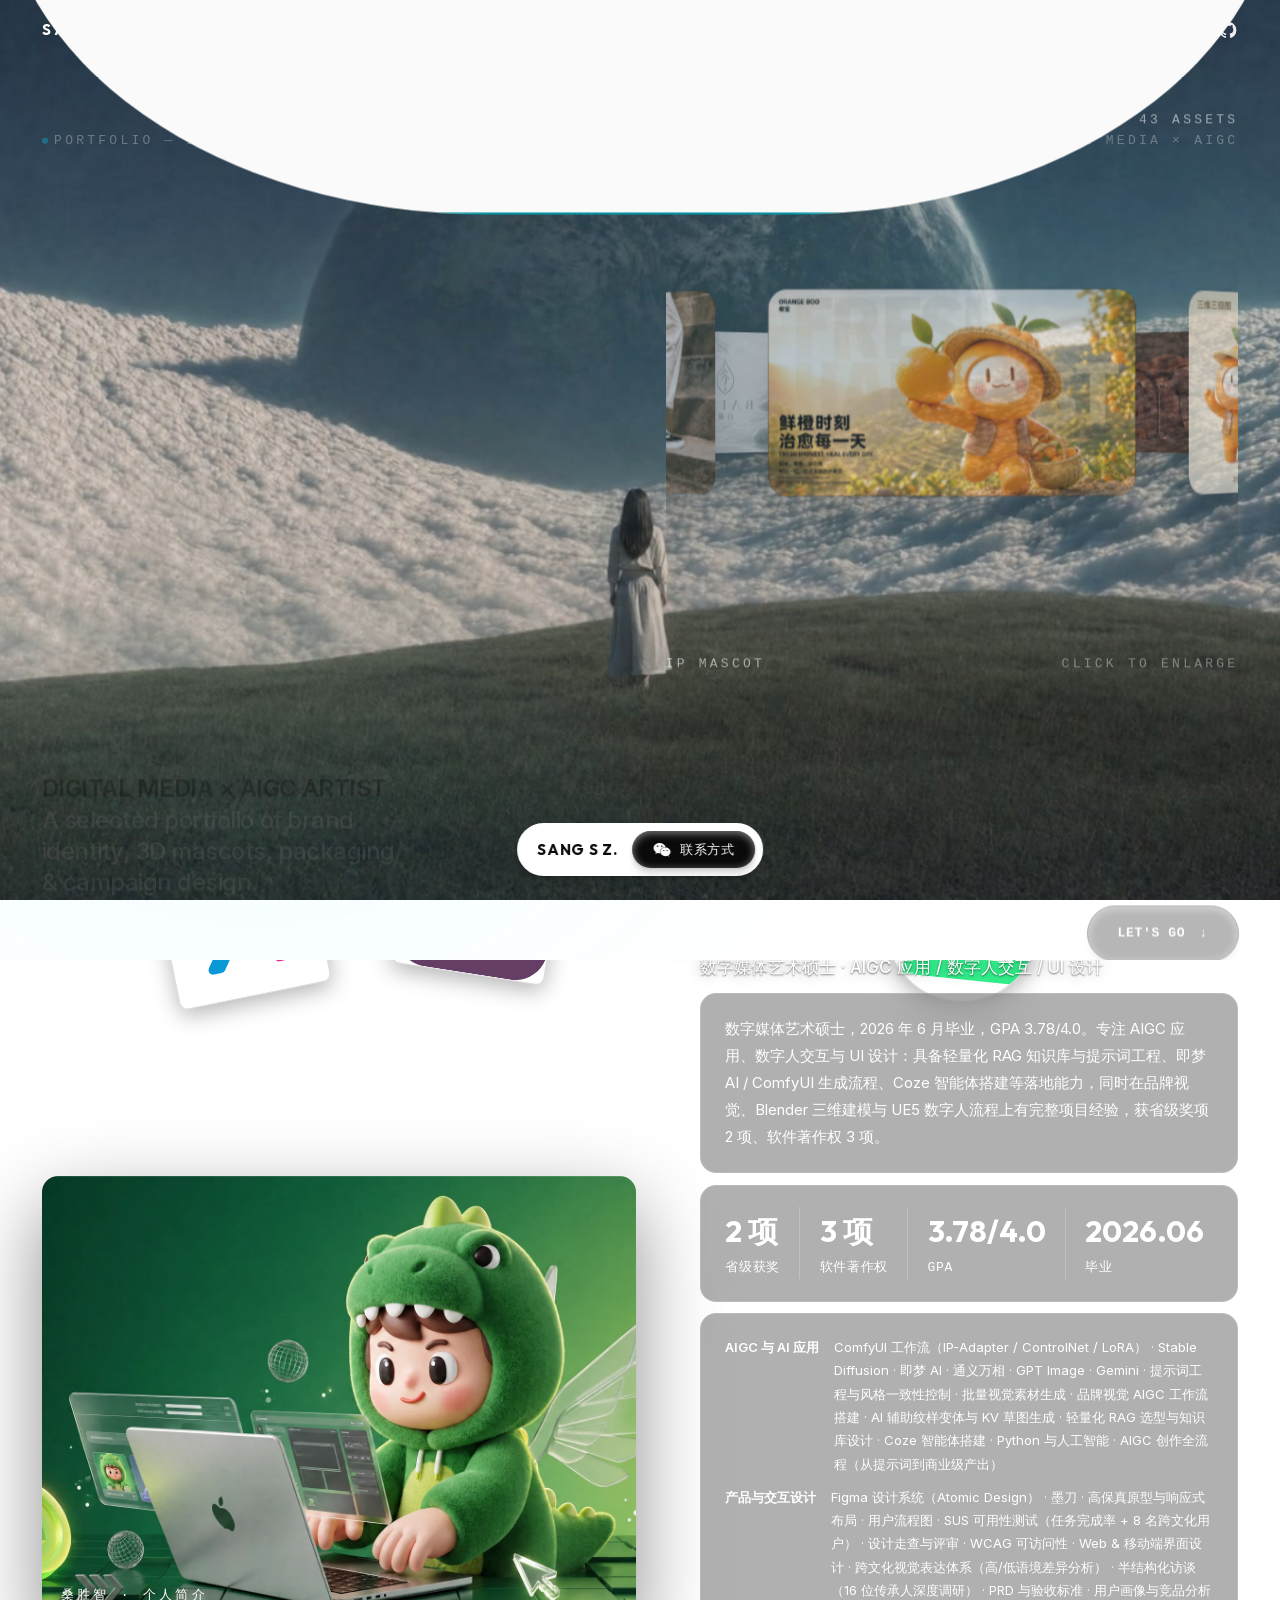
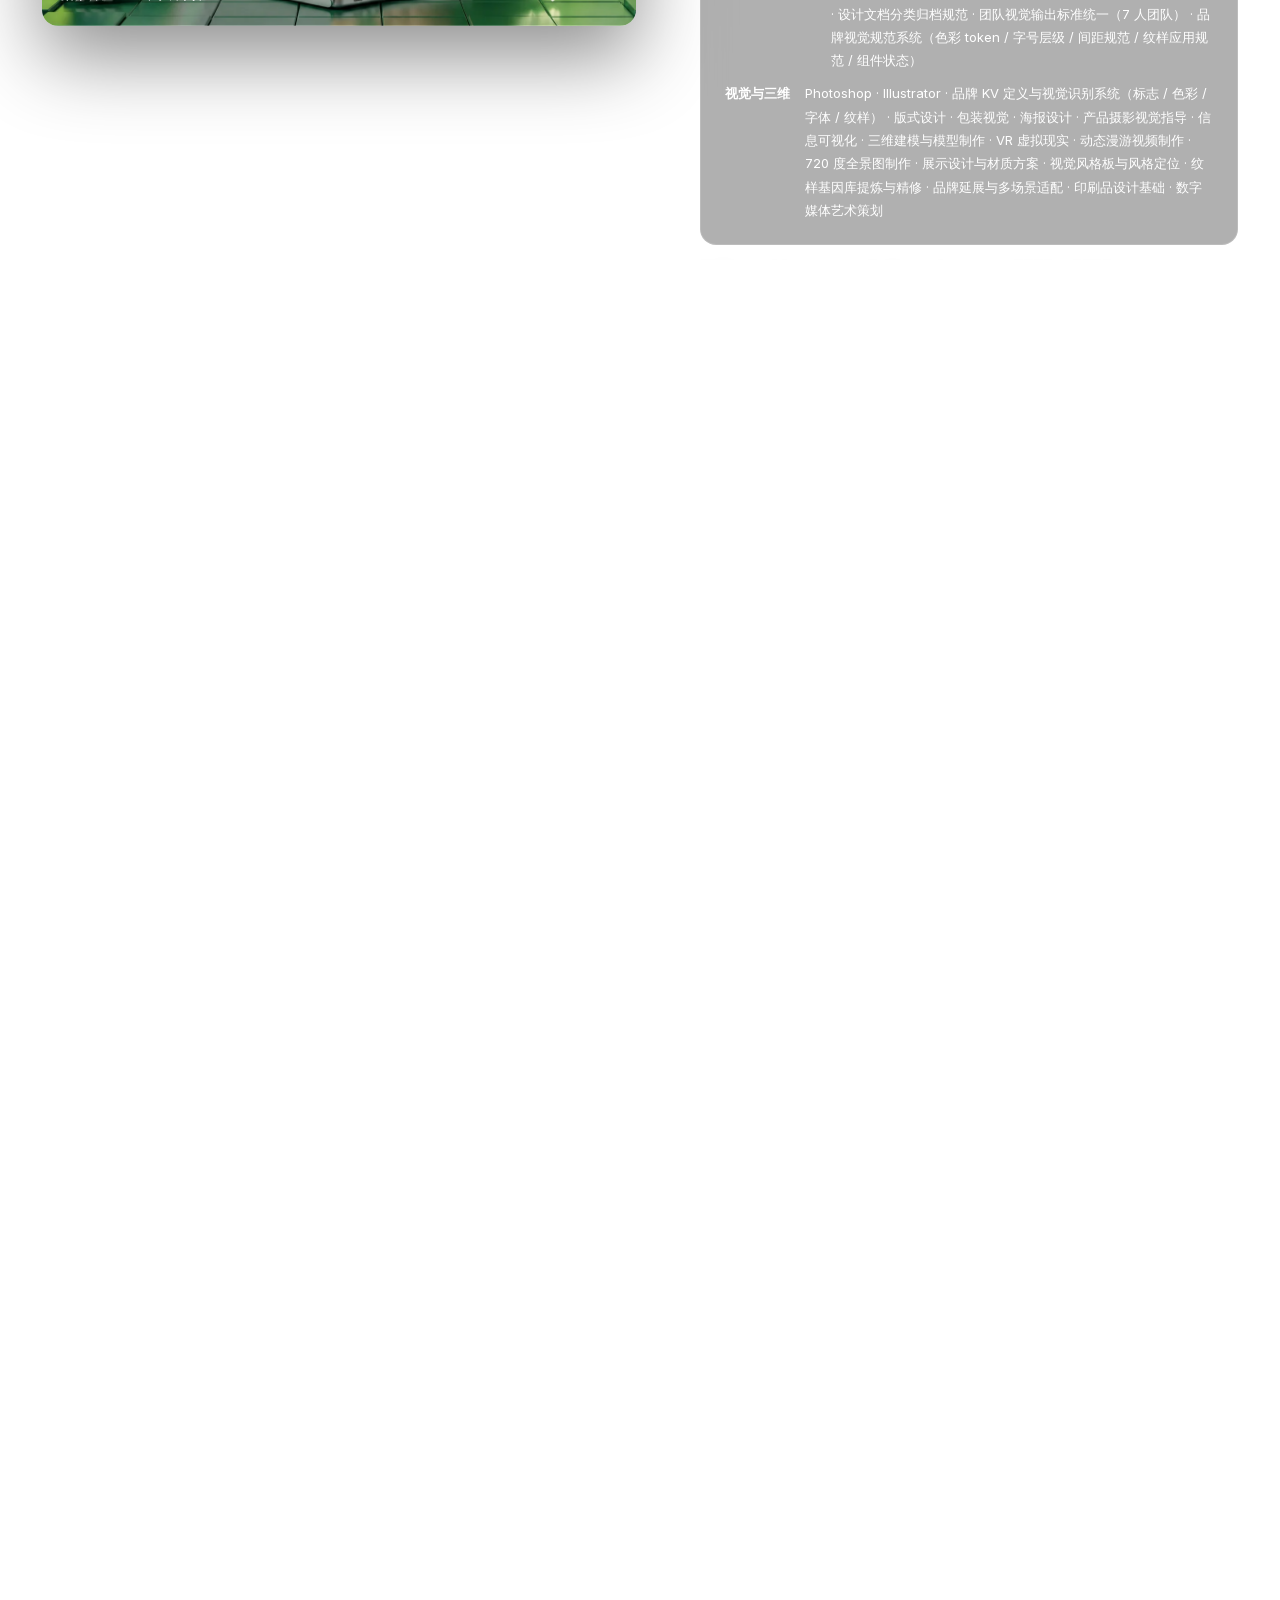
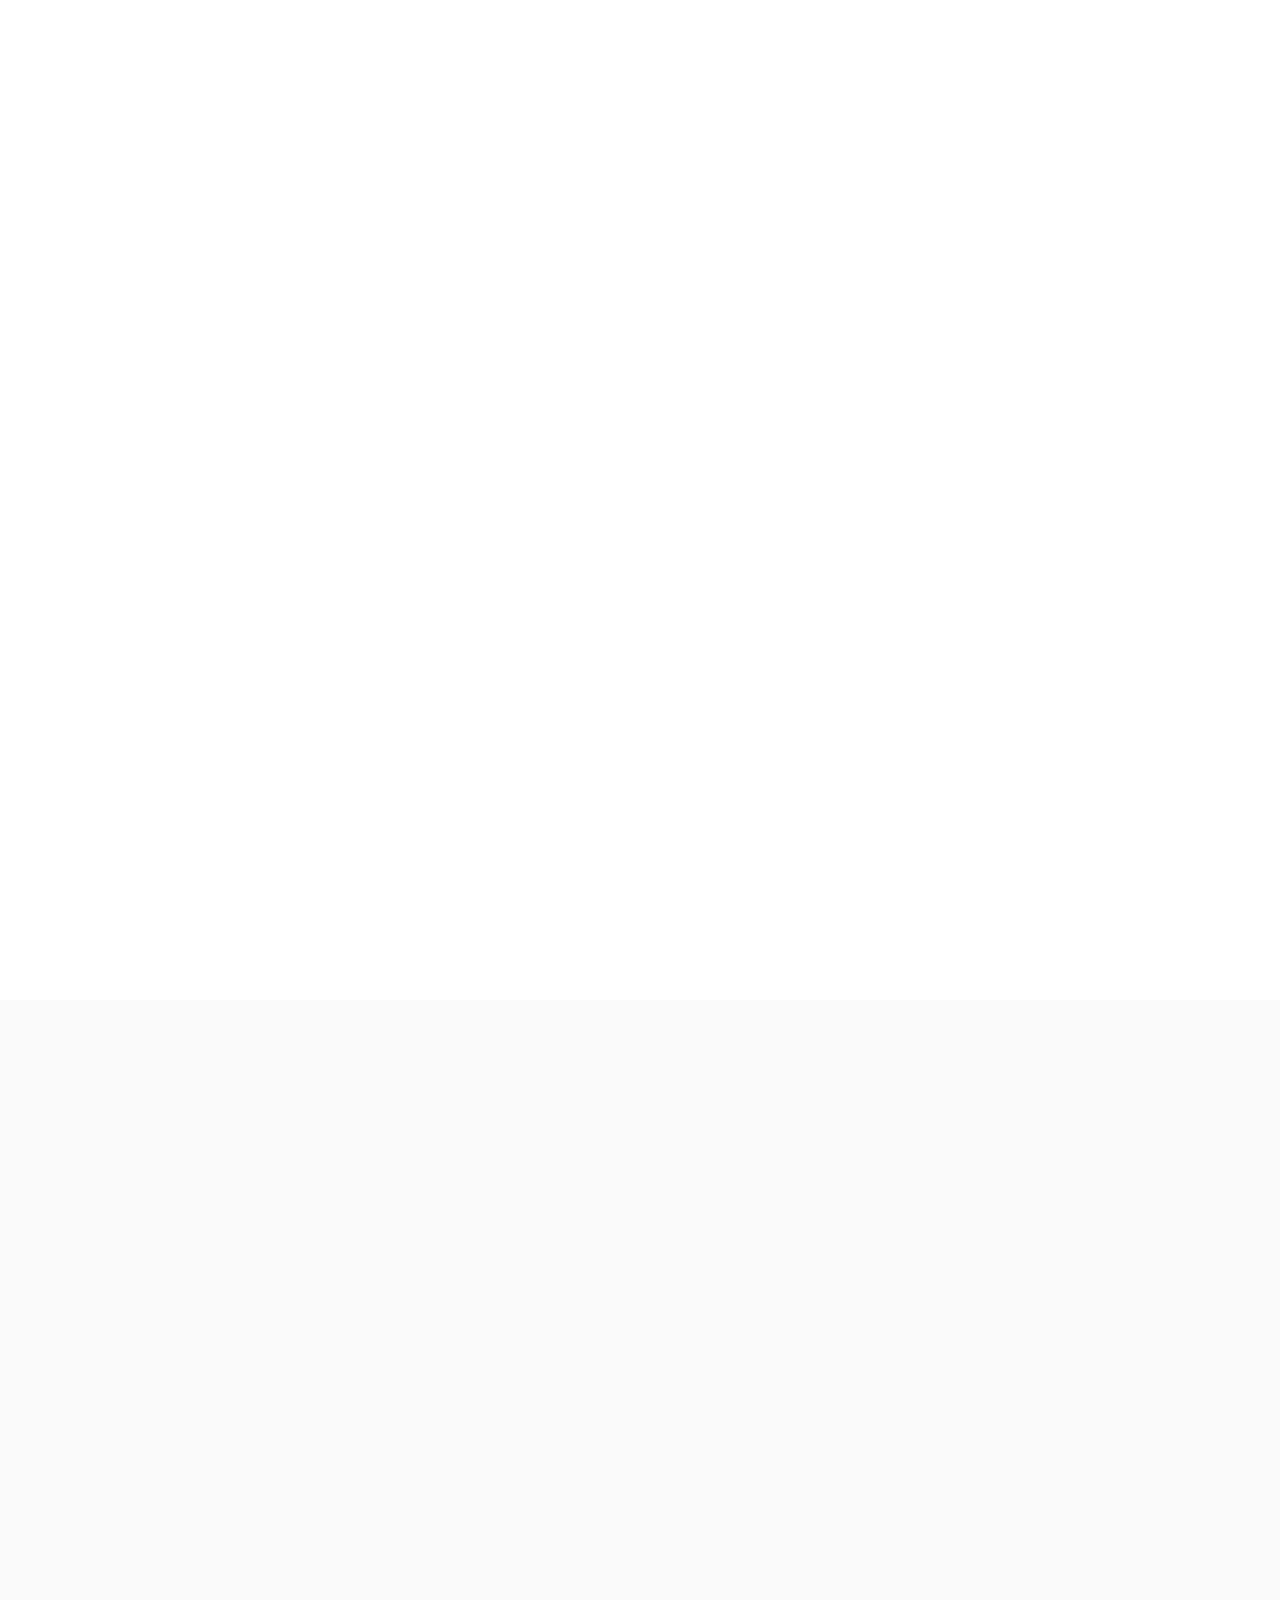
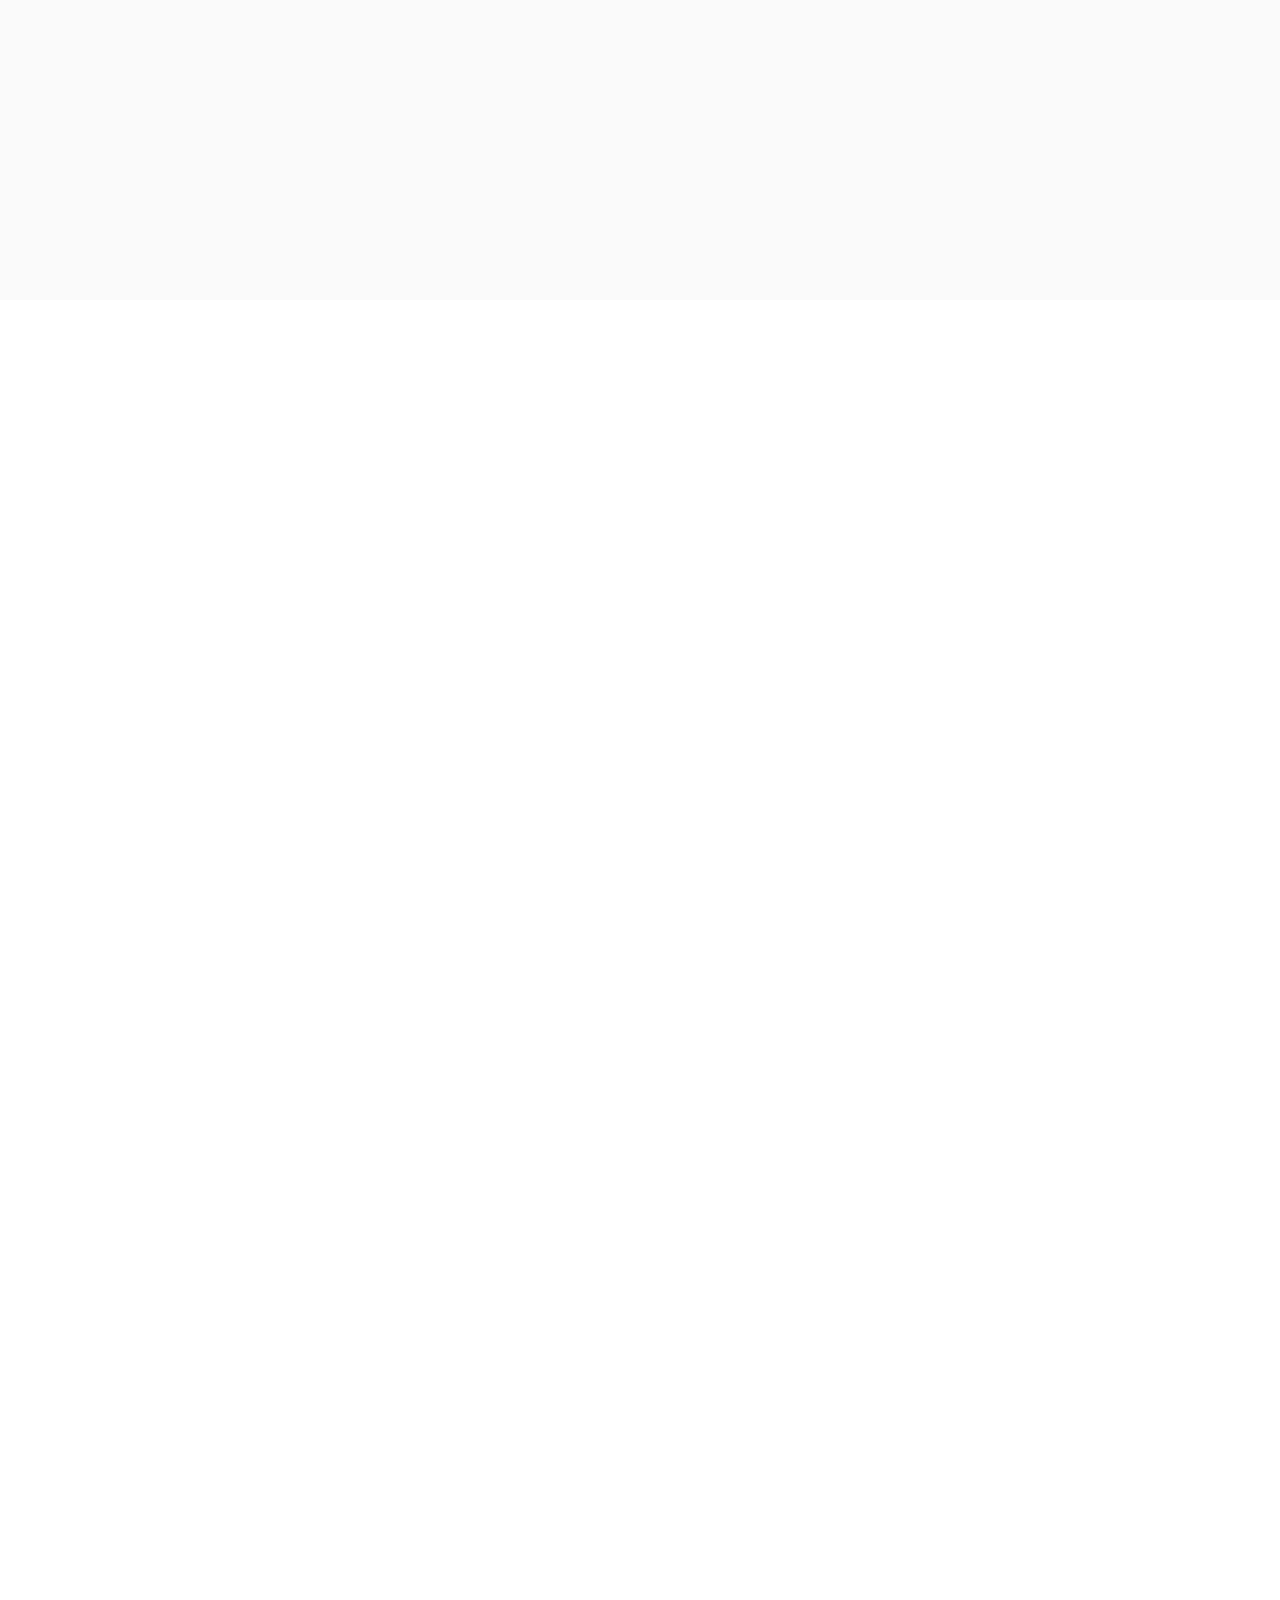
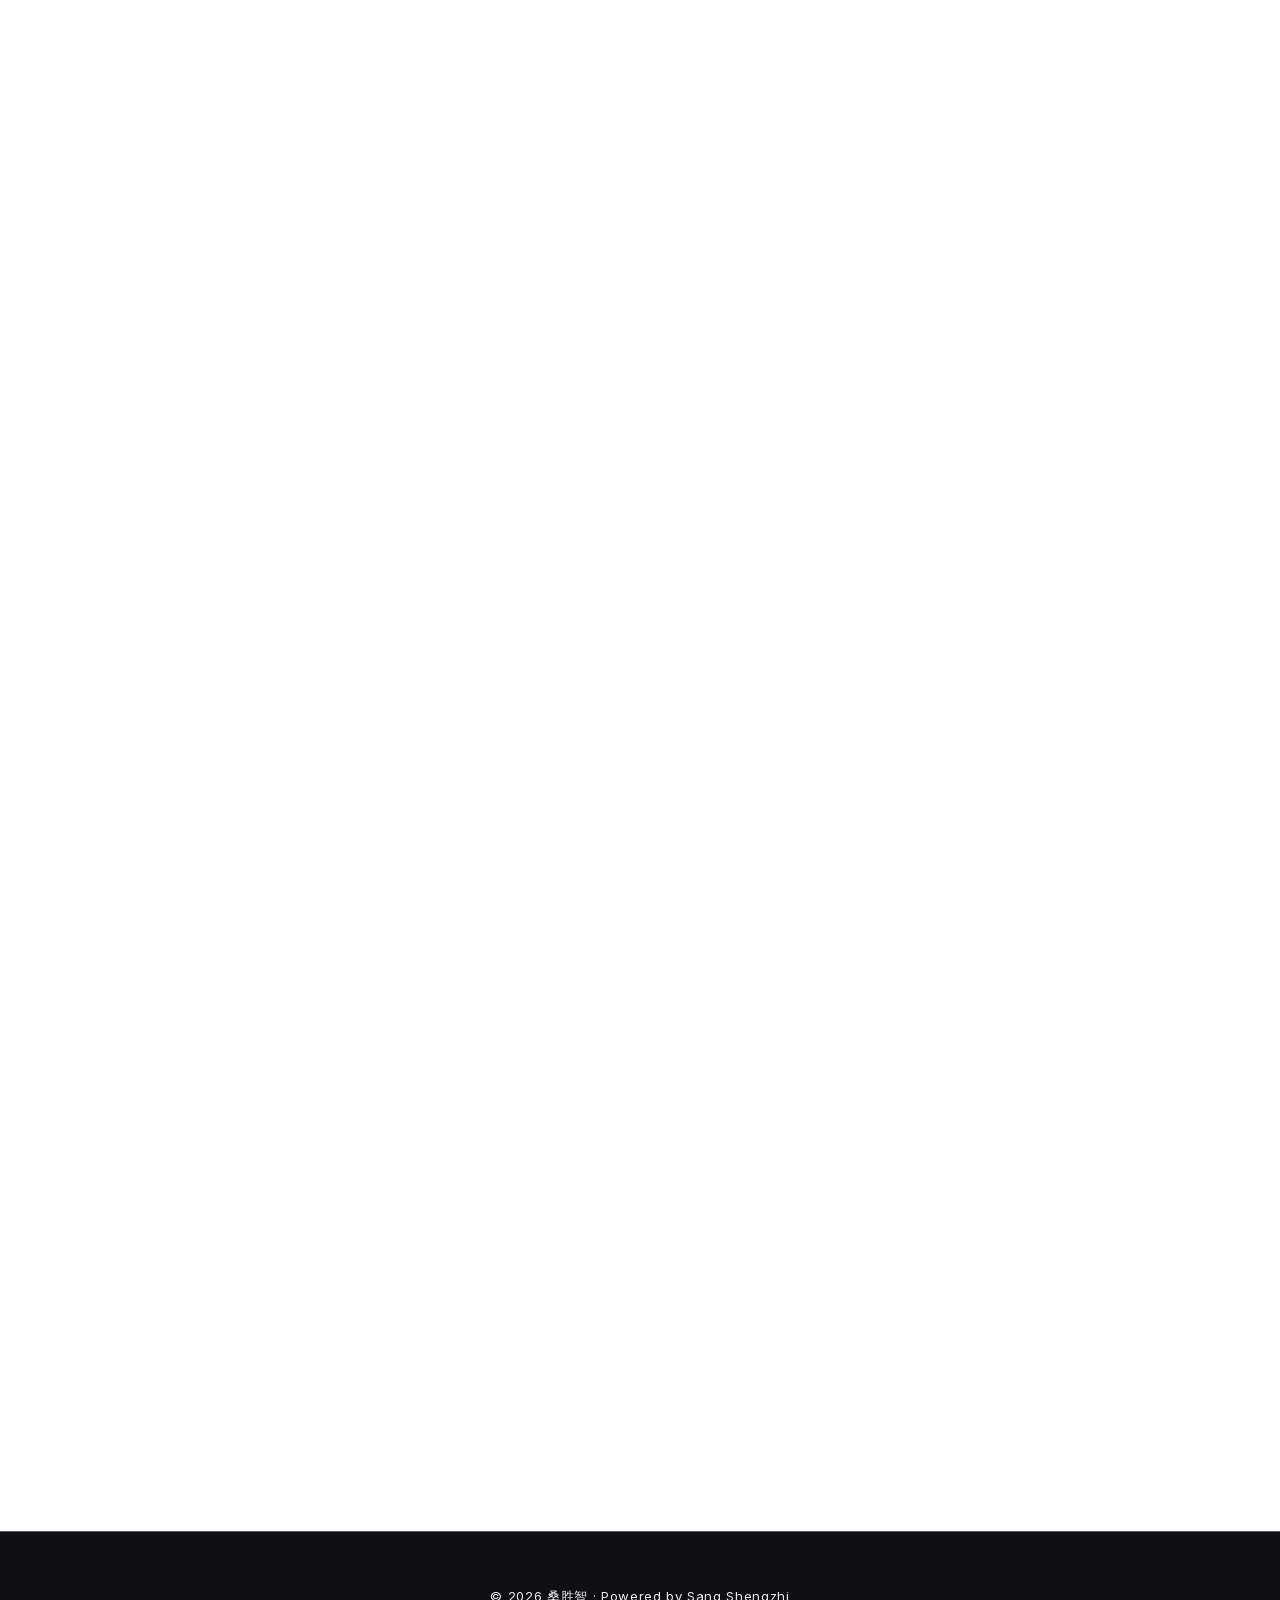
<file: index.html>
<!DOCTYPE html><!--d_S__fFjcr_ixlstTdmlr--><html lang="zh-CN" class="__variable_d8ebd1 __variable_97ec74 __variable_4daad1"><head><meta charSet="utf-8"/><meta name="viewport" content="width=device-width, initial-scale=1"/><link rel="preload" as="image" href="/projects/orangeboo/orangeboo-ad-freshharvest.webp"/><link rel="preload" as="image" href="/projects/orangeboo/orangeboo-mascot-3d-front.webp"/><link rel="preload" as="image" href="/projects/orangeboo/orangeboo-packaging-premium-set.webp"/><link rel="preload" as="image" href="/blocks/design.svg"/><link rel="preload" as="image" href="/blocks/photoshop.svg"/><link rel="preload" as="image" href="/blocks/webstorm.svg"/><link rel="preload" as="image" href="/blocks/aftereffects.svg"/><link rel="preload" as="image" href="/blocks/aseprite.svg"/><link rel="preload" as="image" href="/blocks/mascot.svg"/><link rel="preload" as="image" href="/blocks/wiki.svg"/><link rel="stylesheet" href="/_next/static/css/b8d1fae33b5b777b.css" data-precedence="next"/><link rel="stylesheet" href="/_next/static/css/b3d2372a396ab866.css" data-precedence="next"/><link rel="stylesheet" href="/_next/static/css/d6c7c821507d2566.css" data-precedence="next"/><link rel="stylesheet" href="/_next/static/css/80eeb4869d34f996.css" data-precedence="next"/><link rel="preload" as="script" fetchPriority="low" href="/_next/static/chunks/webpack-09f3da80521cdeeb.js"/><script src="/_next/static/chunks/4bd1b696-c023c6e3521b1417.js" async=""></script><script src="/_next/static/chunks/255-d999a7d6833d3983.js" async=""></script><script src="/_next/static/chunks/main-app-4b90f4c367582742.js" async=""></script><script src="/_next/static/chunks/c15bf2b0-52e8419f34af26ab.js" async=""></script><script src="/_next/static/chunks/444-571f9dfd364f7aba.js" async=""></script><script src="/_next/static/chunks/57-65def889420ba609.js" async=""></script><script src="/_next/static/chunks/653-8de135eabf7fbf48.js" async=""></script><script src="/_next/static/chunks/app/layout-1dcf0fcf651cc591.js" async=""></script><script src="/_next/static/chunks/345-6f4d0ee3c798187b.js" async=""></script><script src="/_next/static/chunks/app/page-cc62d316fa805a84.js" async=""></script><link rel="preload" as="image" href="/blocks/pinterest.svg"/><link rel="preload" as="image" href="/blocks/premiere.svg"/><link rel="preload" as="image" href="/blocks/python.svg"/><link rel="preload" as="image" href="/blocks/unreal.svg"/><link rel="preload" as="image" href="/blocks/xd.svg"/><link rel="preload" as="image" href="/blocks/illustrator.svg"/><link rel="preload" as="image" href="/blocks/coze.svg"/><link rel="preload" as="image" href="/blocks/comfyui.svg"/><link rel="preload" as="image" href="/blocks/indesign.svg"/><link rel="preload" as="image" href="/blocks/jimeng.svg"/><link rel="preload" as="image" href="/videos/hero-poster.jpg" fetchPriority="high"/><title>桑胜智 · 作品集</title><meta name="description" content="数字媒体艺术硕士 · AIGC 应用 / 数字人交互 / UI 设计"/><link rel="icon" href="/favicon.ico"/><script>
(function() {
  try {
    var stored = localStorage.getItem('theme');
    var systemDark = window.matchMedia('(prefers-color-scheme: dark)').matches;
    var theme = stored || (systemDark ? 'dark' : 'light');
    document.documentElement.setAttribute('data-theme', theme);
  } catch (e) {
    document.documentElement.setAttribute('data-theme', 'light');
  }
})();
</script><script src="/_next/static/chunks/polyfills-42372ed130431b0a.js" noModule=""></script></head><body><div hidden=""><!--$--><!--/$--></div><div class="VideoBackground_wrap__Swz8g" aria-hidden="true"><video class="VideoBackground_video__P1hWa" src="/videos/hero-background.mp4" poster="/videos/hero-poster.jpg" autoPlay="" muted="" loop="" playsInline="" preload="none" disablePictureInPicture=""></video><div class="VideoBackground_scrim__Q4UBd"></div></div><div class="content-layer"><div class="Preloader_overlay___uKqO" role="status" aria-label="正在加载作品集"><div class="Preloader_meta__Y3wGS undefined"><span>PORTFOLIO — 2026</span><span>LOADING <span class="Preloader_accent__LmjRP">*</span></span></div><div class="Preloader_center__64YyL undefined"><div class="Preloader_mark__VcDCU" aria-hidden="true"><span class="Preloader_charWrap__ynGKV"><span class="Preloader_char__yK5y9 ">S</span></span><span class="Preloader_charWrap__ynGKV"><span class="Preloader_char__yK5y9 ">A</span></span><span class="Preloader_charWrap__ynGKV"><span class="Preloader_char__yK5y9 ">N</span></span><span class="Preloader_charWrap__ynGKV"><span class="Preloader_char__yK5y9 ">G</span></span></div><div class="Preloader_mark__VcDCU" aria-hidden="true"><span class="Preloader_charWrap__ynGKV"><span class="Preloader_char__yK5y9 ">S</span></span><span class="Preloader_charWrap__ynGKV"><span class="Preloader_char__yK5y9 ">H</span></span><span class="Preloader_charWrap__ynGKV"><span class="Preloader_char__yK5y9 ">E</span></span><span class="Preloader_charWrap__ynGKV"><span class="Preloader_char__yK5y9 ">N</span></span><span class="Preloader_charWrap__ynGKV"><span class="Preloader_char__yK5y9 ">G</span></span><span class="Preloader_charWrap__ynGKV"><span class="Preloader_char__yK5y9 ">Z</span></span><span class="Preloader_charWrap__ynGKV"><span class="Preloader_char__yK5y9 ">H</span></span><span class="Preloader_charWrap__ynGKV"><span class="Preloader_char__yK5y9 ">I</span></span><span class="Preloader_charWrap__ynGKV"><span class="Preloader_char__yK5y9 Preloader_accent__LmjRP">®</span></span></div></div><div class="Preloader_count__h68Lg undefined"><span>0</span><span class="Preloader_countSuffix__1qD8O">%</span></div><div class="Preloader_barTrack__FZ08v"><span class="Preloader_barFill__I_kIF"></span></div></div><nav class="Nav_nav__oX8Ba" data-tone="white"><div class="Nav_inner__6mQze" data-no-trail="true"><a href="#" class="Nav_logo__e4wWY" aria-label="回到页面顶部">SANG SZ.</a><div class="Nav_actions__rhC2F"><div class="Nav_links__uradl"><a href="#about" class="Nav_link__23VUC">个人简介</a><a href="#brand-projects" class="Nav_link__23VUC">个人项目</a><a href="#skills" class="Nav_link__23VUC">个人能力</a><a href="#contact" class="Nav_link__23VUC">联系方式</a></div><span class="Nav_themeToggle__Xs4JP Nav_themePlaceholder___67G7" aria-hidden="true"></span><span class="Nav_github__c_sCX" role="img" aria-label="GitHub 仓库"><svg class="GitHubIcon_icon__yP57g" viewBox="0 0 1024 1024" fill="currentColor" aria-hidden="true" focusable="false"><path d="M512 85.333333C276.266667 85.333333 85.333333 276.266667 85.333333 512a426.410667 426.410667 0 0 0 291.754667 404.821333c21.333333 3.712 29.312-9.088 29.312-20.309333 0-10.112-0.554667-43.690667-0.554667-79.445333-107.178667 19.754667-134.912-26.112-143.445333-50.133334-4.821333-12.288-25.6-50.133333-43.733333-60.288-14.933333-7.978667-36.266667-27.733333-0.554667-28.245333 33.621333-0.554667 57.6 30.933333 65.621333 43.733333 38.4 64.512 99.754667 46.378667 124.245334 35.2 3.754667-27.733333 14.933333-46.378667 27.221333-57.045333-94.933333-10.666667-194.133333-47.488-194.133333-210.688 0-46.421333 16.512-84.778667 43.733333-114.688-4.266667-10.666667-19.2-54.4 4.266667-113.066667 0 0 35.712-11.178667 117.333333 43.776a395.946667 395.946667 0 0 1 106.666667-14.421333c36.266667 0 72.533333 4.778667 106.666666 14.378667 81.578667-55.466667 117.333333-43.690667 117.333334-43.690667 23.466667 58.666667 8.533333 102.4 4.266666 113.066667 27.178667 29.866667 43.733333 67.712 43.733334 114.645333 0 163.754667-99.712 200.021333-194.645334 210.688 15.445333 13.312 28.8 38.912 28.8 78.933333 0 57.045333-0.554667 102.912-0.554666 117.333334 0 11.178667 8.021333 24.490667 29.354666 20.224A427.349333 427.349333 0 0 0 938.666667 512c0-235.733333-190.933333-426.666667-426.666667-426.666667z"></path></svg></span></div></div></nav><main><header class="Hero_hero__TtNsS"><h1 class="sr-only">桑胜智（SANG SHENGZHI），数字媒体艺术硕士，专注 AIGC 应用、数字人交互与 UI 设计。省级获奖 2 项，软件著作权 3 项，GPA 3.78，2026 年 6 月毕业。</h1><div class="Hero_content__FSB72"><div class="Hero_topRow__hWomk"><span><span class="Hero_eyebrowDot__WklsT"></span>PORTFOLIO — 2026</span><span>DIGITAL MEDIA × AIGC</span></div><div class="Hero_mainRow__F7Xjc"><div class="Hero_colTitle__Q5TjR"><div class="Hero_giant__hXR8u"><div class="Hero_giantLine__jmtfv "><span class="Hero_heroChar__3LApb" aria-hidden="true"><span class="Hero_heroCharInner__tmcf_">P</span></span><span class="Hero_heroChar__3LApb" aria-hidden="true"><span class="Hero_heroCharInner__tmcf_">E</span></span><span class="Hero_heroChar__3LApb" aria-hidden="true"><span class="Hero_heroCharInner__tmcf_">R</span></span><span class="Hero_heroChar__3LApb" aria-hidden="true"><span class="Hero_heroCharInner__tmcf_">S</span></span><span class="Hero_heroChar__3LApb" aria-hidden="true"><span class="Hero_heroCharInner__tmcf_">O</span></span><span class="Hero_heroChar__3LApb" aria-hidden="true"><span class="Hero_heroCharInner__tmcf_">N</span></span><span class="Hero_heroChar__3LApb" aria-hidden="true"><span class="Hero_heroCharInner__tmcf_">A</span></span><span class="Hero_heroChar__3LApb" aria-hidden="true"><span class="Hero_heroCharInner__tmcf_">L</span></span></div><div class="Hero_giantLine__jmtfv Hero_giantLineSecondary__8QmjB"><span class="Hero_heroChar__3LApb" aria-hidden="true"><span class="Hero_heroCharInner__tmcf_">P</span></span><span class="Hero_heroChar__3LApb" aria-hidden="true"><span class="Hero_heroCharInner__tmcf_">O</span></span><span class="Hero_heroChar__3LApb" aria-hidden="true"><span class="Hero_heroCharInner__tmcf_">R</span></span><span class="Hero_heroChar__3LApb" aria-hidden="true"><span class="Hero_heroCharInner__tmcf_">T</span></span><span class="Hero_heroChar__3LApb" aria-hidden="true"><span class="Hero_heroCharInner__tmcf_">F</span></span><span class="Hero_heroChar__3LApb" aria-hidden="true"><span class="Hero_heroCharInner__tmcf_">O</span></span><span class="Hero_heroChar__3LApb" aria-hidden="true"><span class="Hero_heroCharInner__tmcf_">L</span></span><span class="Hero_heroChar__3LApb" aria-hidden="true"><span class="Hero_heroCharInner__tmcf_">I</span></span><span class="Hero_heroChar__3LApb" aria-hidden="true"><span class="Hero_heroCharInner__tmcf_">O</span></span></div></div></div><div class="Hero_colCarousel__xLR_2"><div class="Carousel3D_root__XXcRT" aria-label="精选作品 3D 旋转轮播" data-no-trail="true"><span class="Carousel3D_tagTL__c5Z12" aria-hidden="true">SELECTED WORKS — 360°</span><span class="Carousel3D_tagTR__Ubulf" aria-hidden="true">ARCHIVE · <!-- -->43<!-- --> ASSETS</span><span class="Carousel3D_tagBR__SqqUC" aria-hidden="true">CLICK TO ENLARGE</span><span class="Carousel3D_tagBL__UIgJB Carousel3D_tagCycling__Z7rdv" aria-hidden="true">BRAND IDENTITY</span><div class="Carousel3D_carousel__yg8IF" style="--quantity:10"><div class="Carousel3D_card__S3TNW" style="--index:0;--ar:1.7777777777777777" role="button" tabindex="0" aria-label="全屏查看 ORANGEBOO · 橙宝 · 赣州脐橙 IP"><img alt="" decoding="async" data-nimg="fill" class="Carousel3D_imgLayer__yzMoc Carousel3D_imgFront__dvmLt" style="position:absolute;height:100%;width:100%;left:0;top:0;right:0;bottom:0;color:transparent" src="/projects/orangeboo/orangeboo-ad-freshharvest.webp"/><img alt="" loading="lazy" decoding="async" data-nimg="fill" class="Carousel3D_imgLayer__yzMoc Carousel3D_imgBack__xBqZK" style="position:absolute;height:100%;width:100%;left:0;top:0;right:0;bottom:0;color:transparent" src="/projects/orangeboo/orangeboo-mascot-3d-front.webp"/></div><div class="Carousel3D_card__S3TNW" style="--index:1;--ar:1.7777777777777777" role="button" tabindex="0" aria-label="全屏查看 ORANGEBOO · 橙宝 · 赣州脐橙 IP"><img alt="" decoding="async" data-nimg="fill" class="Carousel3D_imgLayer__yzMoc Carousel3D_imgFront__dvmLt" style="position:absolute;height:100%;width:100%;left:0;top:0;right:0;bottom:0;color:transparent" src="/projects/orangeboo/orangeboo-mascot-3d-front.webp"/><img alt="" loading="lazy" decoding="async" data-nimg="fill" class="Carousel3D_imgLayer__yzMoc Carousel3D_imgBack__xBqZK" style="position:absolute;height:100%;width:100%;left:0;top:0;right:0;bottom:0;color:transparent" src="/projects/orangeboo/orangeboo-packaging-premium-set.webp"/></div><div class="Carousel3D_card__S3TNW" style="--index:2;--ar:1.7777777777777777" role="button" tabindex="0" aria-label="全屏查看 ORANGEBOO · 橙宝 · 赣州脐橙 IP"><img alt="" decoding="async" data-nimg="fill" class="Carousel3D_imgLayer__yzMoc Carousel3D_imgFront__dvmLt" style="position:absolute;height:100%;width:100%;left:0;top:0;right:0;bottom:0;color:transparent" src="/projects/orangeboo/orangeboo-packaging-premium-set.webp"/><img alt="" loading="lazy" decoding="async" data-nimg="fill" class="Carousel3D_imgLayer__yzMoc Carousel3D_imgBack__xBqZK" style="position:absolute;height:100%;width:100%;left:0;top:0;right:0;bottom:0;color:transparent" src="/projects/mouca/mouca-brand-identity-mascot.webp"/></div><div class="Carousel3D_card__S3TNW" style="--index:3;--ar:1.7777777777777777" role="button" tabindex="0" aria-label="全屏查看 MOUCA · 咖啡烘焙品牌识别"><img alt="" loading="lazy" decoding="async" data-nimg="fill" class="Carousel3D_imgLayer__yzMoc Carousel3D_imgFront__dvmLt" style="position:absolute;height:100%;width:100%;left:0;top:0;right:0;bottom:0;color:transparent" src="/projects/mouca/mouca-brand-identity-mascot.webp"/><img alt="" loading="lazy" decoding="async" data-nimg="fill" class="Carousel3D_imgLayer__yzMoc Carousel3D_imgBack__xBqZK" style="position:absolute;height:100%;width:100%;left:0;top:0;right:0;bottom:0;color:transparent" src="/projects/mouca/mouca-product-hero.webp"/></div><div class="Carousel3D_card__S3TNW" style="--index:4;--ar:1.7777777777777777" role="button" tabindex="0" aria-label="全屏查看 MOUCA · 咖啡烘焙品牌识别"><img alt="" loading="lazy" decoding="async" data-nimg="fill" class="Carousel3D_imgLayer__yzMoc Carousel3D_imgFront__dvmLt" style="position:absolute;height:100%;width:100%;left:0;top:0;right:0;bottom:0;color:transparent" src="/projects/mouca/mouca-product-hero.webp"/><img alt="" loading="lazy" decoding="async" data-nimg="fill" class="Carousel3D_imgLayer__yzMoc Carousel3D_imgBack__xBqZK" style="position:absolute;height:100%;width:100%;left:0;top:0;right:0;bottom:0;color:transparent" src="/projects/pawpaw/pawpaw-mascot-family.webp"/></div><div class="Carousel3D_card__S3TNW" style="--index:5;--ar:1.7777777777777777" role="button" tabindex="0" aria-label="全屏查看 PAWPAW · PawPaw Bakery · 烘焙品牌"><img alt="" loading="lazy" decoding="async" data-nimg="fill" class="Carousel3D_imgLayer__yzMoc Carousel3D_imgFront__dvmLt" style="position:absolute;height:100%;width:100%;left:0;top:0;right:0;bottom:0;color:transparent" src="/projects/pawpaw/pawpaw-mascot-family.webp"/><img alt="" loading="lazy" decoding="async" data-nimg="fill" class="Carousel3D_imgLayer__yzMoc Carousel3D_imgBack__xBqZK" style="position:absolute;height:100%;width:100%;left:0;top:0;right:0;bottom:0;color:transparent" src="/projects/bailu/bailu-brand-identity-hero.webp"/></div><div class="Carousel3D_card__S3TNW" style="--index:6;--ar:1.7777777777777777" role="button" tabindex="0" aria-label="全屏查看 BAILU · 白露 · 自然茶饮"><img alt="" loading="lazy" decoding="async" data-nimg="fill" class="Carousel3D_imgLayer__yzMoc Carousel3D_imgFront__dvmLt" style="position:absolute;height:100%;width:100%;left:0;top:0;right:0;bottom:0;color:transparent" src="/projects/bailu/bailu-brand-identity-hero.webp"/><img alt="" loading="lazy" decoding="async" data-nimg="fill" class="Carousel3D_imgLayer__yzMoc Carousel3D_imgBack__xBqZK" style="position:absolute;height:100%;width:100%;left:0;top:0;right:0;bottom:0;color:transparent" src="/projects/bailu/bailu-storefront-counter.webp"/></div><div class="Carousel3D_card__S3TNW" style="--index:7;--ar:1.7777777777777777" role="button" tabindex="0" aria-label="全屏查看 BAILU · 白露 · 自然茶饮"><img alt="" loading="lazy" decoding="async" data-nimg="fill" class="Carousel3D_imgLayer__yzMoc Carousel3D_imgFront__dvmLt" style="position:absolute;height:100%;width:100%;left:0;top:0;right:0;bottom:0;color:transparent" src="/projects/bailu/bailu-storefront-counter.webp"/><img alt="" loading="lazy" decoding="async" data-nimg="fill" class="Carousel3D_imgLayer__yzMoc Carousel3D_imgBack__xBqZK" style="position:absolute;height:100%;width:100%;left:0;top:0;right:0;bottom:0;color:transparent" src="/projects/orangeboo/orangeboo-mascot-2d-turnaround.webp"/></div><div class="Carousel3D_card__S3TNW" style="--index:8;--ar:1.7777777777777777" role="button" tabindex="0" aria-label="全屏查看 ORANGEBOO · 橙宝 · 赣州脐橙 IP"><img alt="" loading="lazy" decoding="async" data-nimg="fill" class="Carousel3D_imgLayer__yzMoc Carousel3D_imgFront__dvmLt" style="position:absolute;height:100%;width:100%;left:0;top:0;right:0;bottom:0;color:transparent" src="/projects/orangeboo/orangeboo-mascot-2d-turnaround.webp"/><img alt="" loading="lazy" decoding="async" data-nimg="fill" class="Carousel3D_imgLayer__yzMoc Carousel3D_imgBack__xBqZK" style="position:absolute;height:100%;width:100%;left:0;top:0;right:0;bottom:0;color:transparent" src="/projects/orangeboo/orangeboo-packaging-premium.webp"/></div><div class="Carousel3D_card__S3TNW" style="--index:9;--ar:1.7777777777777777" role="button" tabindex="0" aria-label="全屏查看 ORANGEBOO · 橙宝 · 赣州脐橙 IP"><img alt="" loading="lazy" decoding="async" data-nimg="fill" class="Carousel3D_imgLayer__yzMoc Carousel3D_imgFront__dvmLt" style="position:absolute;height:100%;width:100%;left:0;top:0;right:0;bottom:0;color:transparent" src="/projects/orangeboo/orangeboo-packaging-premium.webp"/><img alt="" loading="lazy" decoding="async" data-nimg="fill" class="Carousel3D_imgLayer__yzMoc Carousel3D_imgBack__xBqZK" style="position:absolute;height:100%;width:100%;left:0;top:0;right:0;bottom:0;color:transparent" src="/projects/mouca/mouca-brand-assets-mascots.webp"/></div></div></div></div></div><div class="Hero_bottomRow__AD_5S"><div class="Hero_identity__JNuTL"><p class="Hero_positioning__49KK6"><span class="Hero_positioningAccent__i2vQp">DIGITAL MEDIA × AIGC ARTIST</span><br/>A selected portfolio of brand identity, 3D mascots, packaging &amp; campaign design.</p><p class="Hero_nameCn__LAIli">Portfolio of SANG SHENGZHI — Visual &amp; AIGC Design</p></div><div class="Hero_ctaWrap__IdZOK"><a href="#brand-projects" class="Hero_cta__GEbyu" style="transform:none">Let&#x27;s go<span class="Hero_ctaArrow__u4JWy" aria-hidden="true">↓</span></a></div></div></div><div class="Hero_scrollCue__x7is3"><div class="ScrollDownHint_hint__5zwp_" aria-hidden="true"><span class="ScrollDownHint_label__NM2mW ScrollDownHint_white__yLwGr">SCROLL</span><svg class="ScrollDownHint_arrow__gKj4U ScrollDownHint_white__yLwGr" viewBox="0 0 24 24" fill="none"><path d="M12 4v14m0 0l-6-6m6 6l6-6" stroke="currentColor" stroke-width="1.5" stroke-linecap="round" stroke-linejoin="round"></path></svg></div></div></header><section id="about" class="About_about__SDyBQ" data-cv="about" aria-label="个人简介"><div class="About_stage__mji2g"><div style="position:absolute;height:100%;width:100%;overflow:hidden;inset:0;z-index:0" draggable="false"><div data-physics-body="" style="position:absolute;visibility:hidden;width:154px;height:154px;overflow:hidden;background:transparent;cursor:grab;border:1px solid rgba(0, 0, 0, 0.14);border-radius:8px;box-shadow:0 6px 22px rgba(0, 0, 0, 0.30)" draggable="false"><img src="/blocks/design.svg" alt="" aria-hidden="true" draggable="false" style="display:block;width:100%;height:100%;object-fit:cover;pointer-events:none;user-select:none"/></div><div data-physics-body="" style="position:absolute;visibility:hidden;width:154px;height:154px;overflow:hidden;background:transparent;cursor:grab;border:1px solid rgba(0, 0, 0, 0.14);border-radius:8px;box-shadow:0 6px 22px rgba(0, 0, 0, 0.30)" draggable="false"><img src="/blocks/photoshop.svg" alt="" aria-hidden="true" draggable="false" style="display:block;width:100%;height:100%;object-fit:cover;pointer-events:none;user-select:none"/></div><div data-physics-body="" style="position:absolute;visibility:hidden;width:154px;height:154px;overflow:hidden;background:rgba(255, 255, 255, 0.94);cursor:grab;border:1px solid rgba(0, 0, 0, 0.14);border-radius:50%;box-shadow:0 6px 22px rgba(0, 0, 0, 0.30)" draggable="false"><img src="/blocks/webstorm.svg" alt="" aria-hidden="true" draggable="false" style="display:block;width:100%;height:100%;object-fit:cover;pointer-events:none;user-select:none"/></div><div data-physics-body="" style="position:absolute;visibility:hidden;width:154px;height:154px;overflow:hidden;background:transparent;cursor:grab;border:1px solid rgba(0, 0, 0, 0.14);border-radius:8px;box-shadow:0 6px 22px rgba(0, 0, 0, 0.30)" draggable="false"><img src="/blocks/aftereffects.svg" alt="" aria-hidden="true" draggable="false" style="display:block;width:100%;height:100%;object-fit:cover;pointer-events:none;user-select:none"/></div><div data-physics-body="" style="position:absolute;visibility:hidden;width:154px;height:154px;overflow:hidden;background:rgba(255, 255, 255, 0.94);cursor:grab;border:1px solid rgba(0, 0, 0, 0.14);border-radius:50%;box-shadow:0 6px 22px rgba(0, 0, 0, 0.30)" draggable="false"><img src="/blocks/aseprite.svg" alt="" aria-hidden="true" draggable="false" style="display:block;width:100%;height:100%;object-fit:cover;pointer-events:none;user-select:none"/></div><div data-physics-body="" style="position:absolute;visibility:hidden;width:154px;height:154px;overflow:hidden;background:rgba(255, 255, 255, 0.94);cursor:grab;border:1px solid rgba(0, 0, 0, 0.14);border-radius:8px;box-shadow:0 6px 22px rgba(0, 0, 0, 0.30)" draggable="false"><img src="/blocks/mascot.svg" alt="" aria-hidden="true" draggable="false" style="display:block;width:100%;height:100%;object-fit:cover;pointer-events:none;user-select:none"/></div><div data-physics-body="" style="position:absolute;visibility:hidden;width:154px;height:154px;overflow:hidden;background:rgba(255, 255, 255, 0.94);cursor:grab;border:1px solid rgba(0, 0, 0, 0.14);border-radius:50%;box-shadow:0 6px 22px rgba(0, 0, 0, 0.30)" draggable="false"><img src="/blocks/wiki.svg" alt="" aria-hidden="true" draggable="false" style="display:block;width:100%;height:100%;object-fit:cover;pointer-events:none;user-select:none"/></div><div data-physics-body="" style="position:absolute;visibility:hidden;width:154px;height:154px;overflow:hidden;background:transparent;cursor:grab;border:1px solid rgba(0, 0, 0, 0.14);border-radius:8px;box-shadow:0 6px 22px rgba(0, 0, 0, 0.30)" draggable="false"><img src="/blocks/pinterest.svg" alt="" aria-hidden="true" draggable="false" style="display:block;width:100%;height:100%;object-fit:cover;pointer-events:none;user-select:none"/></div><div data-physics-body="" style="position:absolute;visibility:hidden;width:154px;height:154px;overflow:hidden;background:transparent;cursor:grab;border:1px solid rgba(0, 0, 0, 0.14);border-radius:8px;box-shadow:0 6px 22px rgba(0, 0, 0, 0.30)" draggable="false"><img src="/blocks/premiere.svg" alt="" aria-hidden="true" draggable="false" style="display:block;width:100%;height:100%;object-fit:cover;pointer-events:none;user-select:none"/></div><div data-physics-body="" style="position:absolute;visibility:hidden;width:154px;height:154px;overflow:hidden;background:rgba(255, 255, 255, 0.94);cursor:grab;border:1px solid rgba(0, 0, 0, 0.14);border-radius:50%;box-shadow:0 6px 22px rgba(0, 0, 0, 0.30)" draggable="false"><img src="/blocks/python.svg" alt="" aria-hidden="true" draggable="false" style="display:block;width:100%;height:100%;object-fit:cover;pointer-events:none;user-select:none"/></div><div data-physics-body="" style="position:absolute;visibility:hidden;width:154px;height:154px;overflow:hidden;background:rgba(255, 255, 255, 0.94);cursor:grab;border:1px solid rgba(0, 0, 0, 0.14);border-radius:8px;box-shadow:0 6px 22px rgba(0, 0, 0, 0.30)" draggable="false"><img src="/blocks/unreal.svg" alt="" aria-hidden="true" draggable="false" style="display:block;width:100%;height:100%;object-fit:cover;pointer-events:none;user-select:none"/></div><div data-physics-body="" style="position:absolute;visibility:hidden;width:154px;height:154px;overflow:hidden;background:rgba(255, 255, 255, 0.94);cursor:grab;border:1px solid rgba(0, 0, 0, 0.14);border-radius:8px;box-shadow:0 6px 22px rgba(0, 0, 0, 0.30)" draggable="false"><img src="/blocks/xd.svg" alt="" aria-hidden="true" draggable="false" style="display:block;width:100%;height:100%;object-fit:cover;pointer-events:none;user-select:none"/></div><div data-physics-body="" style="position:absolute;visibility:hidden;width:154px;height:154px;overflow:hidden;background:transparent;cursor:grab;border:1px solid rgba(0, 0, 0, 0.14);border-radius:8px;box-shadow:0 6px 22px rgba(0, 0, 0, 0.30)" draggable="false"><img src="/blocks/illustrator.svg" alt="" aria-hidden="true" draggable="false" style="display:block;width:100%;height:100%;object-fit:cover;pointer-events:none;user-select:none"/></div><div data-physics-body="" style="position:absolute;visibility:hidden;width:154px;height:154px;overflow:hidden;background:transparent;cursor:grab;border:1px solid rgba(0, 0, 0, 0.14);border-radius:8px;box-shadow:0 6px 22px rgba(0, 0, 0, 0.30)" draggable="false"><img src="/blocks/coze.svg" alt="" aria-hidden="true" draggable="false" style="display:block;width:100%;height:100%;object-fit:cover;pointer-events:none;user-select:none"/></div><div data-physics-body="" style="position:absolute;visibility:hidden;width:154px;height:154px;overflow:hidden;background:transparent;cursor:grab;border:1px solid rgba(0, 0, 0, 0.14);border-radius:8px;box-shadow:0 6px 22px rgba(0, 0, 0, 0.30)" draggable="false"><img src="/blocks/comfyui.svg" alt="" aria-hidden="true" draggable="false" style="display:block;width:100%;height:100%;object-fit:cover;pointer-events:none;user-select:none"/></div><div data-physics-body="" style="position:absolute;visibility:hidden;width:154px;height:154px;overflow:hidden;background:transparent;cursor:grab;border:1px solid rgba(0, 0, 0, 0.14);border-radius:8px;box-shadow:0 6px 22px rgba(0, 0, 0, 0.30)" draggable="false"><img src="/blocks/indesign.svg" alt="" aria-hidden="true" draggable="false" style="display:block;width:100%;height:100%;object-fit:cover;pointer-events:none;user-select:none"/></div><div data-physics-body="" style="position:absolute;visibility:hidden;width:154px;height:154px;overflow:hidden;background:rgba(255, 255, 255, 0.94);cursor:grab;border:1px solid rgba(0, 0, 0, 0.14);border-radius:8px;box-shadow:0 6px 22px rgba(0, 0, 0, 0.30)" draggable="false"><img src="/blocks/jimeng.svg" alt="" aria-hidden="true" draggable="false" style="display:block;width:100%;height:100%;object-fit:cover;pointer-events:none;user-select:none"/></div></div><div class="About_inner__ej0en"><div class="About_media__Dxsdi"><img src="/images/about-portrait.webp" alt="桑胜智 · 个人简介" class="About_mediaImg__PWNfQ" loading="lazy" draggable="false"/><span class="About_mediaCaption__4i_QQ" aria-hidden="true">桑胜智 · 个人简介</span></div><div class="About_copy___LAHO"><header class="About_head__FI_vN"><p class="About_kicker__Q679b">ABOUT — 个人简介</p><h2 class="About_nameCn__OcFxY">桑胜智</h2><p class="About_nameEn__LIomp">SANG SHENGZHI</p><p class="About_role__qe9Xa">数字媒体艺术硕士 · AIGC 应用 / 数字人交互 / UI 设计</p></header><section class="About_block__PSOeD" aria-label="个人简介"><p class="About_bio__m0F5F">数字媒体艺术硕士，2026 年 6 月毕业，GPA 3.78/4.0。专注 AIGC 应用、数字人交互与 UI 设计：具备轻量化 RAG 知识库与提示词工程、即梦 AI / ComfyUI 生成流程、Coze 智能体搭建等落地能力，同时在品牌视觉、Blender 三维建模与 UE5 数字人流程上有完整项目经验，获省级奖项 2 项、软件著作权 3 项。</p></section><section class="About_block__PSOeD" aria-label="关键数据"><ul class="About_stats__f5F_W"><li class="About_stat__nK__J"><span class="About_statValue__wp0vu">2 项</span><span class="About_statLabel__8RWc_">省级获奖</span></li><li class="About_stat__nK__J"><span class="About_statValue__wp0vu">3 项</span><span class="About_statLabel__8RWc_">软件著作权</span></li><li class="About_stat__nK__J"><span class="About_statValue__wp0vu">3.78/4.0</span><span class="About_statLabel__8RWc_">GPA</span></li><li class="About_stat__nK__J"><span class="About_statValue__wp0vu">2026.06</span><span class="About_statLabel__8RWc_">毕业</span></li></ul></section><section class="About_block__PSOeD" aria-label="能力专长"><div class="About_skills__S849K"><p class="About_skillLine____Bsr"><span class="About_skillTitle__lc3lA">AIGC 与 AI 应用</span><span class="About_skillItems__NGDU6">ComfyUI 工作流（IP-Adapter / ControlNet / LoRA） · Stable Diffusion · 即梦 AI · 通义万相 · GPT Image · Gemini · 提示词工程与风格一致性控制 · 批量视觉素材生成 · 品牌视觉 AIGC 工作流搭建 · AI 辅助纹样变体与 KV 草图生成 · 轻量化 RAG 选型与知识库设计 · Coze 智能体搭建 · Python 与人工智能 · AIGC 创作全流程（从提示词到商业级产出）</span></p><p class="About_skillLine____Bsr"><span class="About_skillTitle__lc3lA">产品与交互设计</span><span class="About_skillItems__NGDU6">Figma 设计系统（Atomic Design） · 墨刀 · 高保真原型与响应式布局 · 用户流程图 · SUS 可用性测试（任务完成率 + 8 名跨文化用户） · 设计走查与评审 · WCAG 可访问性 · Web &amp; 移动端界面设计 · 跨文化视觉表达体系（高/低语境差异分析） · 半结构化访谈（16 位传承人深度调研） · PRD 与验收标准 · 用户画像与竞品分析 · 设计文档分类归档规范 · 团队视觉输出标准统一（7 人团队） · 品牌视觉规范系统（色彩 token / 字号层级 / 间距规范 / 纹样应用规范 / 组件状态）</span></p><p class="About_skillLine____Bsr"><span class="About_skillTitle__lc3lA">视觉与三维</span><span class="About_skillItems__NGDU6">Photoshop · Illustrator · 品牌 KV 定义与视觉识别系统（标志 / 色彩 / 字体 / 纹样） · 版式设计 · 包装视觉 · 海报设计 · 产品摄影视觉指导 · 信息可视化 · 三维建模与模型制作 · VR 虚拟现实 · 动态漫游视频制作 · 720 度全景图制作 · 展示设计与材质方案 · 视觉风格板与风格定位 · 纹样基因库提炼与精修 · 品牌延展与多场景适配 · 印刷品设计基础 · 数字媒体艺术策划</span></p></div></section><div class="About_contact__eTxR2"><span>山东</span><span>millecatina491@gmail.com</span><span>19806116657</span></div><a href="#brand-projects" class="About_cta__UbVte">VIEW WORK <span aria-hidden="true">↓</span></a></div></div></div></section><div class="PillReveal_track__c59Fk"><section class="PillReveal_stage__q9u3t" aria-label="ORANGEBOO 品牌项目揭幕" data-nav-light="true"><p class="PillReveal_ghostLine__VIF4d" aria-hidden="true">Not just a mascot.</p><div class="PillReveal_heroMedia__q8hhF"><img alt="ORANGEBOO · 赣州脐橙 IP 果汁广告主视觉" loading="lazy" decoding="async" data-nimg="fill" class="PillReveal_mediaImg__Y1Dhk" style="position:absolute;height:100%;width:100%;left:0;top:0;right:0;bottom:0;color:transparent" src="/projects/orangeboo/orangeboo-ad-juice-pouring.webp"/><span class="PillReveal_caption__BB2kv">Not just a mascot.</span></div><span class="PillReveal_hw__WF6An PillReveal_hwLeft__rU5wm" aria-hidden="true"><span class="PillReveal_heroChar__sNwD8"><span class="PillReveal_heroCharInner__q1Z4c">P</span></span><span class="PillReveal_heroChar__sNwD8"><span class="PillReveal_heroCharInner__q1Z4c">E</span></span><span class="PillReveal_heroChar__sNwD8"><span class="PillReveal_heroCharInner__q1Z4c">R</span></span><span class="PillReveal_heroChar__sNwD8"><span class="PillReveal_heroCharInner__q1Z4c">S</span></span><span class="PillReveal_heroChar__sNwD8"><span class="PillReveal_heroCharInner__q1Z4c">O</span></span><span class="PillReveal_heroChar__sNwD8"><span class="PillReveal_heroCharInner__q1Z4c">N</span></span><span class="PillReveal_heroChar__sNwD8"><span class="PillReveal_heroCharInner__q1Z4c">A</span></span><span class="PillReveal_heroChar__sNwD8"><span class="PillReveal_heroCharInner__q1Z4c">L</span></span></span><span class="PillReveal_hw__WF6An PillReveal_hwRight___PnJZ" aria-hidden="true"><span class="PillReveal_heroChar__sNwD8"><span class="PillReveal_heroCharInner__q1Z4c">P</span></span><span class="PillReveal_heroChar__sNwD8"><span class="PillReveal_heroCharInner__q1Z4c">O</span></span><span class="PillReveal_heroChar__sNwD8"><span class="PillReveal_heroCharInner__q1Z4c">R</span></span><span class="PillReveal_heroChar__sNwD8"><span class="PillReveal_heroCharInner__q1Z4c">T</span></span><span class="PillReveal_heroChar__sNwD8"><span class="PillReveal_heroCharInner__q1Z4c">F</span></span><span class="PillReveal_heroChar__sNwD8"><span class="PillReveal_heroCharInner__q1Z4c">O</span></span><span class="PillReveal_heroChar__sNwD8"><span class="PillReveal_heroCharInner__q1Z4c">L</span></span><span class="PillReveal_heroChar__sNwD8"><span class="PillReveal_heroCharInner__q1Z4c">I</span></span><span class="PillReveal_heroChar__sNwD8"><span class="PillReveal_heroCharInner__q1Z4c">O</span></span></span><span class="PillReveal_hw__WF6An PillReveal_flipText__RQN2i PillReveal_hwLeft__rU5wm" aria-hidden="true"><span class="PillReveal_heroChar__sNwD8"><span class="PillReveal_heroCharInner__q1Z4c">O</span></span><span class="PillReveal_heroChar__sNwD8"><span class="PillReveal_heroCharInner__q1Z4c">R</span></span><span class="PillReveal_heroChar__sNwD8"><span class="PillReveal_heroCharInner__q1Z4c">A</span></span><span class="PillReveal_heroChar__sNwD8"><span class="PillReveal_heroCharInner__q1Z4c">N</span></span><span class="PillReveal_heroChar__sNwD8"><span class="PillReveal_heroCharInner__q1Z4c">G</span></span><span class="PillReveal_heroChar__sNwD8"><span class="PillReveal_heroCharInner__q1Z4c">E</span></span></span><span class="PillReveal_hw__WF6An PillReveal_flipText__RQN2i PillReveal_hwRight___PnJZ" aria-hidden="true"><span class="PillReveal_heroChar__sNwD8"><span class="PillReveal_heroCharInner__q1Z4c">B</span></span><span class="PillReveal_heroChar__sNwD8"><span class="PillReveal_heroCharInner__q1Z4c">O</span></span><span class="PillReveal_heroChar__sNwD8"><span class="PillReveal_heroCharInner__q1Z4c">O</span></span></span><div class="PillReveal_tagTitle__YkCdW" aria-hidden="true"><span>NOT JUST A MASCOT</span></div><div class="PillReveal_tagMark___aDAn" aria-hidden="true"><span class="PillReveal_tagMarkText__I_D02">PERSONAL PORTFOLIO</span><span class="PillReveal_tagMarkRule__nT6T5"></span></div><div class="PillReveal_scrollHint__6VDEh"><div class="ScrollDownHint_hint__5zwp_" aria-hidden="true"><svg class="ScrollDownHint_arrow__gKj4U " viewBox="0 0 24 24" fill="none"><path d="M12 4v14m0 0l-6-6m6 6l6-6" stroke="currentColor" stroke-width="1.5" stroke-linecap="round" stroke-linejoin="round"></path></svg></div></div></section></div><section id="brand-projects" class="HorizontalGallery_section__NbEnl" data-cv="auto" data-no-trail="true" data-nav-light="true"><div class="HorizontalGallery_headingRow__oBgBn"><div class="SectionHeading_heading__CKkbT"><h2 class="SectionHeading_title__4BQIh">个人项目</h2></div><div class="HorizontalGallery_loopWrap__iqhqW" aria-hidden="true"><div class="TextLoop_loop__bo2Ke"><svg class="TextLoop_svg__DoiiI" viewBox="0 0 1200 520" preserveAspectRatio="xMidYMid meet" role="img" aria-label="Personal Projects"><path id="text-loop-_R_166ltlb_" d="M -320 260 L 1520 260" fill="none" stroke="none" stroke-width="0" stroke-linecap="round" stroke-linejoin="round"></path><text class="TextLoop_measure__4PxoQ" style="font-size:26px;font-weight:600;letter-spacing:4px" aria-hidden="true">PERSONAL PROJECTS ✦ </text><text class="TextLoop_text__kdXU2" style="font-size:26px;font-weight:600;letter-spacing:4px" fill="currentColor" dominant-baseline="central" aria-hidden="true"><textPath href="#text-loop-_R_166ltlb_" startOffset="0" lengthAdjust="spacing">PERSONAL PROJECTS ✦ </textPath></text><text class="TextLoop_text__kdXU2" style="font-size:26px;font-weight:600;letter-spacing:4px" fill="currentColor" dominant-baseline="central" aria-hidden="true"><textPath href="#text-loop-_R_166ltlb_" startOffset="0" lengthAdjust="spacing">PERSONAL PROJECTS ✦ </textPath></text></svg></div></div></div><div class="HorizontalGallery_viewport__B7kG_"><div class="HorizontalGallery_track__KJfce"><article class="HorizontalGallery_panel__8J0_k" data-project="orangeboo"><div class="HorizontalGallery_panelFigure__HZpHN HorizontalGallery_panelFigureWide__tZzVn"><div class="HorizontalGallery_panelImage__5JTvw"><img alt="ORANGEBOO — 橙宝 · 赣州脐橙 IP" loading="lazy" decoding="async" data-nimg="fill" class="HorizontalGallery_panelImg__PqDyA" style="position:absolute;height:100%;width:100%;left:0;top:0;right:0;bottom:0;color:transparent" src="/projects/orangeboo/orangeboo-ad-freshharvest.webp"/></div><button type="button" class="HorizontalGallery_figureBtn__0N1Nn" aria-label="查看 ORANGEBOO 完整系列图片"><span class="HorizontalGallery_seriesChip__SsBLV" aria-hidden="true">VIEW SERIES ↗</span></button></div><span class="HorizontalGallery_panelNum__u49AZ" aria-hidden="true">01</span><h3 class="HorizontalGallery_panelTitle__OMtgQ"><span class="HorizontalGallery_outline__rTY9m">ORANG</span><span class="HorizontalGallery_solid__aLF4Z">EBOO</span></h3><p class="HorizontalGallery_panelSubtitle__7B7AF">橙宝 · 赣州脐橙 IP</p><div class="HorizontalGallery_panelMeta__7vkOK"><span class="HorizontalGallery_metaCategory___eyUg">IP 设计 / 3D 吉祥物 / 包装</span><span class="HorizontalGallery_metaTags__2_EaZ">3D · IP · 包装 · 广告</span></div></article><article class="HorizontalGallery_panel__8J0_k" data-project="mouca"><div class="HorizontalGallery_panelFigure__HZpHN HorizontalGallery_panelFigureWide__tZzVn"><div class="HorizontalGallery_panelImage__5JTvw"><img alt="MOUCA — 咖啡烘焙品牌识别" loading="lazy" decoding="async" data-nimg="fill" class="HorizontalGallery_panelImg__PqDyA" style="position:absolute;height:100%;width:100%;left:0;top:0;right:0;bottom:0;color:transparent" src="/projects/mouca/mouca-brand-identity-static.webp"/></div><button type="button" class="HorizontalGallery_figureBtn__0N1Nn" aria-label="查看 MOUCA 完整系列图片"><span class="HorizontalGallery_seriesChip__SsBLV" aria-hidden="true">VIEW SERIES ↗</span></button></div><span class="HorizontalGallery_panelNum__u49AZ" aria-hidden="true">02</span><h3 class="HorizontalGallery_panelTitle__OMtgQ"><span class="HorizontalGallery_outline__rTY9m">MOU</span><span class="HorizontalGallery_solid__aLF4Z">CA</span></h3><p class="HorizontalGallery_panelSubtitle__7B7AF">咖啡烘焙品牌识别</p><div class="HorizontalGallery_panelMeta__7vkOK"><span class="HorizontalGallery_metaCategory___eyUg">品牌识别 / 菜单 / 包装</span><span class="HorizontalGallery_metaTags__2_EaZ">Brand · Menu · Packaging</span></div></article><article class="HorizontalGallery_panel__8J0_k" data-project="pureex"><div class="HorizontalGallery_panelFigure__HZpHN "><div class="HorizontalGallery_panelImageGroup__cijYK"><div class="HorizontalGallery_panelImageTriple__EczOG"><img alt="PURE EX — 唇膏电商海报项 1" loading="lazy" decoding="async" data-nimg="fill" class="HorizontalGallery_panelImg__PqDyA" style="position:absolute;height:100%;width:100%;left:0;top:0;right:0;bottom:0;color:transparent" src="/projects/pureex/pureex-ad-24h-renewal.webp"/></div><div class="HorizontalGallery_panelImageTriple__EczOG"><img alt="PURE EX — 唇膏电商海报项 2" loading="lazy" decoding="async" data-nimg="fill" class="HorizontalGallery_panelImg__PqDyA" style="position:absolute;height:100%;width:100%;left:0;top:0;right:0;bottom:0;color:transparent" src="/projects/pureex/pureex-ad-dawn-dusk-care.webp"/></div><div class="HorizontalGallery_panelImageTriple__EczOG"><img alt="PURE EX — 唇膏电商海报项 3" loading="lazy" decoding="async" data-nimg="fill" class="HorizontalGallery_panelImg__PqDyA" style="position:absolute;height:100%;width:100%;left:0;top:0;right:0;bottom:0;color:transparent" src="/projects/pureex/pureex-ad-hydration-plus.webp"/></div></div><button type="button" class="HorizontalGallery_figureBtn__0N1Nn" aria-label="查看 PURE EX 完整系列图片"><span class="HorizontalGallery_seriesChip__SsBLV" aria-hidden="true">VIEW SERIES ↗</span></button></div><span class="HorizontalGallery_panelNum__u49AZ" aria-hidden="true">03</span><h3 class="HorizontalGallery_panelTitle__OMtgQ"><span class="HorizontalGallery_outline__rTY9m">PURE </span><span class="HorizontalGallery_solid__aLF4Z">EX</span></h3><p class="HorizontalGallery_panelSubtitle__7B7AF">唇膏电商海报项</p><div class="HorizontalGallery_panelMeta__7vkOK"><span class="HorizontalGallery_metaCategory___eyUg">广告设计 / 产品摄影</span><span class="HorizontalGallery_metaTags__2_EaZ">Ad · Lip Care</span></div></article><article class="HorizontalGallery_panel__8J0_k" data-project="puremix"><div class="HorizontalGallery_panelFigure__HZpHN "><div class="HorizontalGallery_panelImageGroup__cijYK"><div class="HorizontalGallery_panelImageTriple__EczOG"><img alt="PUREMIX — 香水运营设计 1" loading="lazy" decoding="async" data-nimg="fill" class="HorizontalGallery_panelImg__PqDyA" style="position:absolute;height:100%;width:100%;left:0;top:0;right:0;bottom:0;color:transparent" src="/projects/puremix/GPT%20Image%202_1785519834249_0.png"/></div><div class="HorizontalGallery_panelImageTriple__EczOG"><img alt="PUREMIX — 香水运营设计 2" loading="lazy" decoding="async" data-nimg="fill" class="HorizontalGallery_panelImg__PqDyA" style="position:absolute;height:100%;width:100%;left:0;top:0;right:0;bottom:0;color:transparent" src="/projects/puremix/GPT%20Image%202_1785519990840_0.png"/></div><div class="HorizontalGallery_panelImageTriple__EczOG"><img alt="PUREMIX — 香水运营设计 3" loading="lazy" decoding="async" data-nimg="fill" class="HorizontalGallery_panelImg__PqDyA" style="position:absolute;height:100%;width:100%;left:0;top:0;right:0;bottom:0;color:transparent" src="/projects/puremix/GPT%20Image%202_1785520414324_0.png"/></div></div><button type="button" class="HorizontalGallery_figureBtn__0N1Nn" aria-label="查看 PUREMIX 完整系列图片"><span class="HorizontalGallery_seriesChip__SsBLV" aria-hidden="true">VIEW SERIES ↗</span></button></div><span class="HorizontalGallery_panelNum__u49AZ" aria-hidden="true">04</span><h3 class="HorizontalGallery_panelTitle__OMtgQ"><span class="HorizontalGallery_outline__rTY9m">PURE</span><span class="HorizontalGallery_solid__aLF4Z">MIX</span></h3><p class="HorizontalGallery_panelSubtitle__7B7AF">香水运营设计</p><div class="HorizontalGallery_panelMeta__7vkOK"><span class="HorizontalGallery_metaCategory___eyUg">广告设计 / 长版排版</span><span class="HorizontalGallery_metaTags__2_EaZ">Ad · Perfume · Long Format</span></div></article><article class="HorizontalGallery_panel__8J0_k" data-project="pawpaw"><div class="HorizontalGallery_panelFigure__HZpHN HorizontalGallery_panelFigureWide__tZzVn"><div class="HorizontalGallery_panelImage__5JTvw"><img alt="PAWPAW — PawPaw Bakery · 烘焙品牌" loading="lazy" decoding="async" data-nimg="fill" class="HorizontalGallery_panelImg__PqDyA" style="position:absolute;height:100%;width:100%;left:0;top:0;right:0;bottom:0;color:transparent" src="/projects/pawpaw/pawpaw-hero-mascot.webp"/></div><button type="button" class="HorizontalGallery_figureBtn__0N1Nn" aria-label="查看 PAWPAW 完整系列图片"><span class="HorizontalGallery_seriesChip__SsBLV" aria-hidden="true">VIEW SERIES ↗</span></button></div><span class="HorizontalGallery_panelNum__u49AZ" aria-hidden="true">05</span><h3 class="HorizontalGallery_panelTitle__OMtgQ"><span class="HorizontalGallery_outline__rTY9m">PAW</span><span class="HorizontalGallery_solid__aLF4Z">PAW</span></h3><p class="HorizontalGallery_panelSubtitle__7B7AF">PawPaw Bakery · 烘焙品牌</p><div class="HorizontalGallery_panelMeta__7vkOK"><span class="HorizontalGallery_metaCategory___eyUg">品牌设计 / 吉祥物 / 应用</span><span class="HorizontalGallery_metaTags__2_EaZ">Brand · Mascot · Applications</span></div></article><article class="HorizontalGallery_panel__8J0_k" data-project="bailu"><div class="HorizontalGallery_panelFigure__HZpHN HorizontalGallery_panelFigureWide__tZzVn"><div class="HorizontalGallery_panelImage__5JTvw"><img alt="BAILU — 白露 · 自然茶饮" loading="lazy" decoding="async" data-nimg="fill" class="HorizontalGallery_panelImg__PqDyA" style="position:absolute;height:100%;width:100%;left:0;top:0;right:0;bottom:0;color:transparent" src="/projects/bailu/bailu-product-hero-model.webp"/></div><button type="button" class="HorizontalGallery_figureBtn__0N1Nn" aria-label="查看 BAILU 完整系列图片"><span class="HorizontalGallery_seriesChip__SsBLV" aria-hidden="true">VIEW SERIES ↗</span></button></div><span class="HorizontalGallery_panelNum__u49AZ" aria-hidden="true">06</span><h3 class="HorizontalGallery_panelTitle__OMtgQ"><span class="HorizontalGallery_outline__rTY9m">BAI</span><span class="HorizontalGallery_solid__aLF4Z">LU</span></h3><p class="HorizontalGallery_panelSubtitle__7B7AF">白露 · 自然茶饮</p><div class="HorizontalGallery_panelMeta__7vkOK"><span class="HorizontalGallery_metaCategory___eyUg">品牌设计 / 产品 / 包装</span><span class="HorizontalGallery_metaTags__2_EaZ">Brand · Product · Packaging</span></div></article><a href="#contact" class="HorizontalGallery_endPanel__geKsH"><span class="HorizontalGallery_endKicker__sL1lb">NEXT</span><span class="HorizontalGallery_endText__Ys1Sm"><span class="HorizontalGallery_endFlip__h2cBc">Let&#x27;s work together</span><span class="HorizontalGallery_endArrow__QOQSt" aria-hidden="true">←</span></span></a></div></div></section><section id="skills" class="Skills_section__fRPQv" data-cv="skills"><div class="Skills_container__gHND4"><div class="SectionHeading_heading__CKkbT"><h2 class="SectionHeading_title__4BQIh">个人能力</h2><div class="SectionHeading_line__aomkK"></div></div><div class="Skills_grid__lLKM3"><div class="Skills_block__ZRTst"><span class="Skills_blockIndex__a4tFN" aria-hidden="true">01</span><div class="Skills_blockHead__aLog8"><h3 class="Skills_blockTitle__MTB6m">AIGC 与 AI 应用</h3><span class="Skills_blockLine__u_Wt1" aria-hidden="true"></span></div><ul class="Skills_chips__UBhBh"><li class="Skills_chip__04Cni">ComfyUI 工作流（IP-Adapter / ControlNet / LoRA）</li><li class="Skills_chip__04Cni">Stable Diffusion</li><li class="Skills_chip__04Cni">即梦 AI</li><li class="Skills_chip__04Cni">通义万相</li><li class="Skills_chip__04Cni">GPT Image</li><li class="Skills_chip__04Cni">Gemini</li><li class="Skills_chip__04Cni">提示词工程与风格一致性控制</li><li class="Skills_chip__04Cni">批量视觉素材生成</li><li class="Skills_chip__04Cni">品牌视觉 AIGC 工作流搭建</li><li class="Skills_chip__04Cni">AI 辅助纹样变体与 KV 草图生成</li><li class="Skills_chip__04Cni">轻量化 RAG 选型与知识库设计</li><li class="Skills_chip__04Cni">Coze 智能体搭建</li><li class="Skills_chip__04Cni">Python 与人工智能</li><li class="Skills_chip__04Cni">AIGC 创作全流程（从提示词到商业级产出）</li></ul></div><div class="Skills_block__ZRTst"><span class="Skills_blockIndex__a4tFN" aria-hidden="true">02</span><div class="Skills_blockHead__aLog8"><h3 class="Skills_blockTitle__MTB6m">产品与交互设计</h3><span class="Skills_blockLine__u_Wt1" aria-hidden="true"></span></div><ul class="Skills_chips__UBhBh"><li class="Skills_chip__04Cni">Figma 设计系统（Atomic Design）</li><li class="Skills_chip__04Cni">墨刀</li><li class="Skills_chip__04Cni">高保真原型与响应式布局</li><li class="Skills_chip__04Cni">用户流程图</li><li class="Skills_chip__04Cni">SUS 可用性测试（任务完成率 + 8 名跨文化用户）</li><li class="Skills_chip__04Cni">设计走查与评审</li><li class="Skills_chip__04Cni">WCAG 可访问性</li><li class="Skills_chip__04Cni">Web &amp; 移动端界面设计</li><li class="Skills_chip__04Cni">跨文化视觉表达体系（高/低语境差异分析）</li><li class="Skills_chip__04Cni">半结构化访谈（16 位传承人深度调研）</li><li class="Skills_chip__04Cni">PRD 与验收标准</li><li class="Skills_chip__04Cni">用户画像与竞品分析</li><li class="Skills_chip__04Cni">设计文档分类归档规范</li><li class="Skills_chip__04Cni">团队视觉输出标准统一（7 人团队）</li><li class="Skills_chip__04Cni">品牌视觉规范系统（色彩 token / 字号层级 / 间距规范 / 纹样应用规范 / 组件状态）</li></ul></div><div class="Skills_block__ZRTst"><span class="Skills_blockIndex__a4tFN" aria-hidden="true">03</span><div class="Skills_blockHead__aLog8"><h3 class="Skills_blockTitle__MTB6m">视觉与三维</h3><span class="Skills_blockLine__u_Wt1" aria-hidden="true"></span></div><ul class="Skills_chips__UBhBh"><li class="Skills_chip__04Cni">Photoshop</li><li class="Skills_chip__04Cni">Illustrator</li><li class="Skills_chip__04Cni">品牌 KV 定义与视觉识别系统（标志 / 色彩 / 字体 / 纹样）</li><li class="Skills_chip__04Cni">版式设计</li><li class="Skills_chip__04Cni">包装视觉</li><li class="Skills_chip__04Cni">海报设计</li><li class="Skills_chip__04Cni">产品摄影视觉指导</li><li class="Skills_chip__04Cni">信息可视化</li><li class="Skills_chip__04Cni">三维建模与模型制作</li><li class="Skills_chip__04Cni">VR 虚拟现实</li><li class="Skills_chip__04Cni">动态漫游视频制作</li><li class="Skills_chip__04Cni">720 度全景图制作</li><li class="Skills_chip__04Cni">展示设计与材质方案</li><li class="Skills_chip__04Cni">视觉风格板与风格定位</li><li class="Skills_chip__04Cni">纹样基因库提炼与精修</li><li class="Skills_chip__04Cni">品牌延展与多场景适配</li><li class="Skills_chip__04Cni">印刷品设计基础</li><li class="Skills_chip__04Cni">数字媒体艺术策划</li></ul></div></div><div class="Skills_scrollHint__qxcdX"><div class="ScrollDownHint_hint__5zwp_" aria-hidden="true"><svg class="ScrollDownHint_arrow__gKj4U " viewBox="0 0 24 24" fill="none"><path d="M12 4v14m0 0l-6-6m6 6l6-6" stroke="currentColor" stroke-width="1.5" stroke-linecap="round" stroke-linejoin="round"></path></svg></div></div></div></section><section id="contact" class="Contact_section__egxFS" data-cv="contact"><div class="Contact_container__4NrYe"><div class="SectionHeading_heading__CKkbT"><h2 class="SectionHeading_title__4BQIh">联系方式</h2><div class="SectionHeading_line__aomkK"></div></div><div class="Contact_card__bwHoM" data-no-trail="true"><div class="Contact_sub__NG6ol"><a href="tel:19806116657" class="Contact_contactLink__xqwY9">19806116657</a><span class="Contact_divider__BUUKs">｜</span><a href="mailto:millecatina491@gmail.com" class="Contact_contactLink__xqwY9">millecatina491@gmail.com</a><span class="Contact_divider__BUUKs">｜</span><span class="Contact_github__FuYoI" role="img" aria-label="GitHub 仓库"><svg class="GitHubIcon_icon__yP57g" viewBox="0 0 1024 1024" fill="currentColor" aria-hidden="true" focusable="false"><path d="M512 85.333333C276.266667 85.333333 85.333333 276.266667 85.333333 512a426.410667 426.410667 0 0 0 291.754667 404.821333c21.333333 3.712 29.312-9.088 29.312-20.309333 0-10.112-0.554667-43.690667-0.554667-79.445333-107.178667 19.754667-134.912-26.112-143.445333-50.133334-4.821333-12.288-25.6-50.133333-43.733333-60.288-14.933333-7.978667-36.266667-27.733333-0.554667-28.245333 33.621333-0.554667 57.6 30.933333 65.621333 43.733333 38.4 64.512 99.754667 46.378667 124.245334 35.2 3.754667-27.733333 14.933333-46.378667 27.221333-57.045333-94.933333-10.666667-194.133333-47.488-194.133333-210.688 0-46.421333 16.512-84.778667 43.733333-114.688-4.266667-10.666667-19.2-54.4 4.266667-113.066667 0 0 35.712-11.178667 117.333333 43.776a395.946667 395.946667 0 0 1 106.666667-14.421333c36.266667 0 72.533333 4.778667 106.666666 14.378667 81.578667-55.466667 117.333333-43.690667 117.333334-43.690667 23.466667 58.666667 8.533333 102.4 4.266666 113.066667 27.178667 29.866667 43.733333 67.712 43.733334 114.645333 0 163.754667-99.712 200.021333-194.645334 210.688 15.445333 13.312 28.8 38.912 28.8 78.933333 0 57.045333-0.554667 102.912-0.554666 117.333334 0 11.178667 8.021333 24.490667 29.354666 20.224A427.349333 427.349333 0 0 0 938.666667 512c0-235.733333-190.933333-426.666667-426.666667-426.666667z"></path></svg></span></div><div class="Contact_qrFigure__Mjusu"><img alt="微信二维码 — 扫码联系" loading="lazy" width="132" height="132" decoding="async" data-nimg="1" class="Contact_qrImage__2si3n" style="color:transparent" src="/images/509e222e8404149653e26dd37d9840e5.jpg"/><span class="Contact_qrLabel__zyWyi">微信扫码联系</span></div></div></div></section></main><footer class="Footer_footer__ydd4Z"><div class="Footer_school__bvG1z"><div class="Footer_schoolItem___uFKI"><span class="Footer_copyright__sUkVR">© 2026 桑胜智 · Powered by Sang Shengzhi</span><span class="Footer_schoolCn__SCFsP">江西财经大学 · 数字媒体艺术硕士</span><span class="Footer_schoolEn__2dopa">Master of Digital Media Arts, Jiangxi University of Finance and Economics</span></div><div class="Footer_schoolItem___uFKI"><span class="Footer_schoolCn__SCFsP">江西财经大学 · 光影交互工作室</span><span class="Footer_schoolEn__2dopa">Light &amp; Shadow Interaction Studio, Jiangxi University of Finance and Economics</span></div></div></footer><nav class="BottomNav_nav__jSc8m" data-no-trail="true"><span class="BottomNav_logo__qUwpm">SANG S Z.</span><a href="#contact" class="BottomNav_cta__59zL1" data-native-cursor="true"><svg class="BottomNav_ctaIcon__E_ofr" viewBox="0 0 1024 1024" version="1.1" xmlns="http://www.w3.org/2000/svg" width="20" height="20" aria-hidden="true"><path fill="currentColor" d="M664.250054 368.541681c10.015098 0 19.892049 0.732687 29.67281 1.795902-26.647917-122.810047-159.358451-214.077703-310.826188-214.077703-169.353083 0-308.085774 114.232694-308.085774 259.274068 0 83.708494 46.165436 152.460344 123.281791 205.78483l-30.80868 91.730191 107.688651-53.455469c38.558178 7.53665 69.459978 15.308661 107.924012 15.308661 9.66308 0 19.230993-0.470721 28.752858-1.225921-6.025227-20.36584-9.521864-41.723264-9.521864-63.862493C402.328693 476.632491 517.908058 368.541681 664.250054 368.541681zM498.62897 285.87389c23.200398 0 38.557154 15.120372 38.557154 38.061874 0 22.846334-15.356756 38.156018-38.557154 38.156018-23.107277 0-46.260603-15.309684-46.260603-38.156018C452.368366 300.994262 475.522716 285.87389 498.62897 285.87389zM283.016307 362.090758c-23.107277 0-46.402843-15.309684-46.402843-38.156018 0-22.941502 23.295566-38.061874 46.402843-38.061874 23.081695 0 38.46301 15.120372 38.46301 38.061874C321.479317 346.782098 306.098002 362.090758 283.016307 362.090758zM945.448458 606.151333c0-121.888048-123.258255-221.236753-261.683954-221.236753-146.57838 0-262.015505 99.348706-262.015505 221.200938 0 122.06508 115.437126 221.200938 262.015505 221.200938 30.66644 0 61.617359-7.609305 92.423993-15.262612l84.513836 45.786813-23.178909-76.17082C899.379213 735.776599 945.448458 674.90216 945.448458 606.151333zM598.803483 567.994292c-15.332197 0-30.807656-15.096836-30.807656-30.501688 0-15.190981 15.47546-30.477129 30.807656-30.477129 23.295566 0 38.558178 15.286148 38.558178 30.477129C637.361661 552.897456 622.099049 567.994292 598.803483 567.994292zM768.25071 567.994292c-15.213493 0-30.594809-15.096836-30.594809-30.501688 0-15.190981 15.381315-30.477129 30.594809-30.477129 23.107277 0 38.558178 15.286148 38.558178 30.477129C806.808888 552.897456 791.357987 567.994292 768.25071 567.994292z"></path></svg>联系方式</a></nav><!--$--><!--/$--><div class="image-trail_trail__19MgR" data-trail="root" aria-hidden="true"></div></div><div style="position:fixed;inset:0;overflow:hidden;pointer-events:none;z-index:10000"><div style="position:absolute;top:0;left:0;transform-origin:0 0;opacity:0;pointer-events:none;will-change:transform;filter:none"><svg width="18" height="21" viewBox="0 0 18 21" style="display:block;overflow:visible" aria-hidden="true"><path d="M0,0 L18,11 L9,13 L6,21 Z" fill="#ffffff" stroke="rgba(0,0,0,0.18)" stroke-width="0.6" stroke-linejoin="round"></path></svg></div></div><script src="/_next/static/chunks/webpack-09f3da80521cdeeb.js" id="_R_" async=""></script><script>(self.__next_f=self.__next_f||[]).push([0])</script><script>self.__next_f.push([1,"1:\"$Sreact.fragment\"\n2:I[3787,[\"592\",\"static/chunks/c15bf2b0-52e8419f34af26ab.js\",\"444\",\"static/chunks/444-571f9dfd364f7aba.js\",\"57\",\"static/chunks/57-65def889420ba609.js\",\"653\",\"static/chunks/653-8de135eabf7fbf48.js\",\"177\",\"static/chunks/app/layout-1dcf0fcf651cc591.js\"],\"VideoBackground\"]\n3:I[1373,[\"592\",\"static/chunks/c15bf2b0-52e8419f34af26ab.js\",\"444\",\"static/chunks/444-571f9dfd364f7aba.js\",\"57\",\"static/chunks/57-65def889420ba609.js\",\"653\",\"static/chunks/653-8de135eabf7fbf48.js\",\"177\",\"static/chunks/app/layout-1dcf0fcf651cc591.js\"],\"SmoothScroll\"]\n4:I[9766,[],\"\"]\n5:I[8924,[],\"\"]\n6:I[6560,[\"592\",\"static/chunks/c15bf2b0-52e8419f34af26ab.js\",\"444\",\"static/chunks/444-571f9dfd364f7aba.js\",\"345\",\"static/chunks/345-6f4d0ee3c798187b.js\",\"653\",\"static/chunks/653-8de135eabf7fbf48.js\",\"974\",\"static/chunks/app/page-cc62d316fa805a84.js\"],\"MouseTrail\"]\n7:I[5979,[\"592\",\"static/chunks/c15bf2b0-52e8419f34af26ab.js\",\"444\",\"static/chunks/444-571f9dfd364f7aba.js\",\"345\",\"static/chunks/345-6f4d0ee3c798187b.js\",\"653\",\"static/chunks/653-8de135eabf7fbf48.js\",\"974\",\"static/chunks/app/page-cc62d316fa805a84.js\"],\"Cursor\"]\n8:I[7697,[\"592\",\"static/chunks/c15bf2b0-52e8419f34af26ab.js\",\"444\",\"static/chunks/444-571f9dfd364f7aba.js\",\"345\",\"static/chunks/345-6f4d0ee3c798187b.js\",\"653\",\"static/chunks/653-8de135eabf7fbf48.js\",\"974\",\"static/chunks/app/page-cc62d316fa805a84.js\"],\"Preloader\"]\n9:I[9809,[\"592\",\"static/chunks/c15bf2b0-52e8419f34af26ab.js\",\"444\",\"static/chunks/444-571f9dfd364f7aba.js\",\"345\",\"static/chunks/345-6f4d0ee3c798187b.js\",\"653\",\"static/chunks/653-8de135eabf7fbf48.js\",\"974\",\"static/chunks/app/page-cc62d316fa805a84.js\"],\"Nav\"]\na:I[7464,[\"592\",\"static/chunks/c15bf2b0-52e8419f34af26ab.js\",\"444\",\"static/chunks/444-571f9dfd364f7aba.js\",\"345\",\"static/chunks/345-6f4d0ee3c798187b.js\",\"653\",\"static/chunks/653-8de135eabf7fbf48.js\",\"974\",\"static/chunks/app/page-cc62d316fa805a84.js\"],\"HeroClient\"]\nb:I[8589,[\"592\",\"static/chunks/c15bf2b0-52e8419f34af26ab.js\",\"444\",\"static/chunks/444-571f9dfd364f7aba.js\",\"345\",\"static/chunks/345-6f4d0ee3c7981"])</script><script>self.__next_f.push([1,"87b.js\",\"653\",\"static/chunks/653-8de135eabf7fbf48.js\",\"974\",\"static/chunks/app/page-cc62d316fa805a84.js\"],\"GravityGallery\"]\n16:I[7150,[],\"\"]\n:HL[\"/_next/static/css/b8d1fae33b5b777b.css\",\"style\"]\n:HL[\"/_next/static/css/b3d2372a396ab866.css\",\"style\"]\n:HL[\"/_next/static/css/d6c7c821507d2566.css\",\"style\"]\n:HL[\"/_next/static/css/80eeb4869d34f996.css\",\"style\"]\n"])</script><script>self.__next_f.push([1,"0:{\"P\":null,\"b\":\"d_S__fFjcr-ixlstTdmlr\",\"p\":\"\",\"c\":[\"\",\"\"],\"i\":false,\"f\":[[[\"\",{\"children\":[\"__PAGE__\",{}]},\"$undefined\",\"$undefined\",true],[\"\",[\"$\",\"$1\",\"c\",{\"children\":[[[\"$\",\"link\",\"0\",{\"rel\":\"stylesheet\",\"href\":\"/_next/static/css/b8d1fae33b5b777b.css\",\"precedence\":\"next\",\"crossOrigin\":\"$undefined\",\"nonce\":\"$undefined\"}],[\"$\",\"link\",\"1\",{\"rel\":\"stylesheet\",\"href\":\"/_next/static/css/b3d2372a396ab866.css\",\"precedence\":\"next\",\"crossOrigin\":\"$undefined\",\"nonce\":\"$undefined\"}],[\"$\",\"link\",\"2\",{\"rel\":\"stylesheet\",\"href\":\"/_next/static/css/d6c7c821507d2566.css\",\"precedence\":\"next\",\"crossOrigin\":\"$undefined\",\"nonce\":\"$undefined\"}],[\"$\",\"link\",\"3\",{\"rel\":\"stylesheet\",\"href\":\"/_next/static/css/80eeb4869d34f996.css\",\"precedence\":\"next\",\"crossOrigin\":\"$undefined\",\"nonce\":\"$undefined\"}]],[\"$\",\"html\",null,{\"lang\":\"zh-CN\",\"className\":\"__variable_d8ebd1 __variable_97ec74 __variable_4daad1\",\"children\":[[\"$\",\"head\",null,{\"children\":[[\"$\",\"script\",null,{\"dangerouslySetInnerHTML\":{\"__html\":\"\\n(function() {\\n  try {\\n    var stored = localStorage.getItem('theme');\\n    var systemDark = window.matchMedia('(prefers-color-scheme: dark)').matches;\\n    var theme = stored || (systemDark ? 'dark' : 'light');\\n    document.documentElement.setAttribute('data-theme', theme);\\n  } catch (e) {\\n    document.documentElement.setAttribute('data-theme', 'light');\\n  }\\n})();\\n\"}}],[\"$\",\"link\",null,{\"rel\":\"preload\",\"as\":\"image\",\"href\":\"/videos/hero-poster.jpg\",\"fetchPriority\":\"high\"}]]}],[\"$\",\"body\",null,{\"children\":[[\"$\",\"$L2\",null,{}],[\"$\",\"div\",null,{\"className\":\"content-layer\",\"children\":[[\"$\",\"$L3\",null,{\"children\":[\"$\",\"$L4\",null,{\"parallelRouterKey\":\"children\",\"error\":\"$undefined\",\"errorStyles\":\"$undefined\",\"errorScripts\":\"$undefined\",\"template\":[\"$\",\"$L5\",null,{}],\"templateStyles\":\"$undefined\",\"templateScripts\":\"$undefined\",\"notFound\":[[[\"$\",\"title\",null,{\"children\":\"404: This page could not be found.\"}],[\"$\",\"div\",null,{\"style\":{\"fontFamily\":\"system-ui,\\\"Segoe UI\\\",Roboto,Helvetica,Arial,sans-serif,\\\"Apple Color Emoji\\\",\\\"Segoe UI Emoji\\\"\",\"height\":\"100vh\",\"textAlign\":\"center\",\"display\":\"flex\",\"flexDirection\":\"column\",\"alignItems\":\"center\",\"justifyContent\":\"center\"},\"children\":[\"$\",\"div\",null,{\"children\":[[\"$\",\"style\",null,{\"dangerouslySetInnerHTML\":{\"__html\":\"body{color:#000;background:#fff;margin:0}.next-error-h1{border-right:1px solid rgba(0,0,0,.3)}@media (prefers-color-scheme:dark){body{color:#fff;background:#000}.next-error-h1{border-right:1px solid rgba(255,255,255,.3)}}\"}}],[\"$\",\"h1\",null,{\"className\":\"next-error-h1\",\"style\":{\"display\":\"inline-block\",\"margin\":\"0 20px 0 0\",\"padding\":\"0 23px 0 0\",\"fontSize\":24,\"fontWeight\":500,\"verticalAlign\":\"top\",\"lineHeight\":\"49px\"},\"children\":404}],[\"$\",\"div\",null,{\"style\":{\"display\":\"inline-block\"},\"children\":[\"$\",\"h2\",null,{\"style\":{\"fontSize\":14,\"fontWeight\":400,\"lineHeight\":\"49px\",\"margin\":0},\"children\":\"This page could not be found.\"}]}]]}]}]],[]],\"forbidden\":\"$undefined\",\"unauthorized\":\"$undefined\"}]}],[\"$\",\"$L6\",null,{}]]}],[\"$\",\"$L7\",null,{}]]}]]}]]}],{\"children\":[\"__PAGE__\",[\"$\",\"$1\",\"c\",{\"children\":[[[\"$\",\"$L8\",null,{}],[\"$\",\"$L9\",null,{}],[\"$\",\"main\",null,{\"children\":[[\"$\",\"$La\",null,{}],[\"$\",\"section\",null,{\"id\":\"about\",\"className\":\"About_about__SDyBQ\",\"data-cv\":\"about\",\"aria-label\":\"个人简介\",\"children\":[\"$\",\"div\",null,{\"className\":\"About_stage__mji2g\",\"children\":[[\"$\",\"$Lb\",null,{\"style\":{\"position\":\"absolute\",\"inset\":0,\"zIndex\":0},\"count\":17,\"size\":154,\"shape\":\"square\",\"color\":\"rgba(255, 255, 255, 0.94)\",\"images\":[{\"src\":\"/blocks/design.svg\"},{\"src\":\"/blocks/photoshop.svg\"},{\"src\":\"/blocks/webstorm.svg\"},{\"src\":\"/blocks/aftereffects.svg\"},{\"src\":\"/blocks/aseprite.svg\"},{\"src\":\"/blocks/mascot.svg\"},{\"src\":\"/blocks/wiki.svg\"},{\"src\":\"/blocks/pinterest.svg\"},{\"src\":\"/blocks/premiere.svg\"},{\"src\":\"/blocks/python.svg\"},{\"src\":\"/blocks/unreal.svg\"},{\"src\":\"/blocks/xd.svg\"},{\"src\":\"/blocks/illustrator.svg\"},{\"src\":\"/blocks/coze.svg\"},{\"src\":\"/blocks/comfyui.svg\"},{\"src\":\"/blocks/indesign.svg\"},{\"src\":\"/blocks/jimeng.svg\"}],\"transparentImages\":[\"/blocks/design.svg\",\"/blocks/photoshop.svg\",\"/blocks/aftereffects.svg\",\"/blocks/premiere.svg\",\"/blocks/pinterest.svg\",\"/blocks/illustrator.svg\",\"/blocks/coze.svg\",\"/blocks/comfyui.svg\",\"/blocks/indesign.svg\"],\"circleImages\":[\"/blocks/webstorm.svg\",\"/blocks/aseprite.svg\",\"/blocks/python.svg\",\"/blocks/wiki.svg\"],\"blockStyle\":{\"border\":\"1px solid rgba(0, 0, 0, 0.14)\",\"borderRadius\":\"8px\",\"boxShadow\":\"0 6px 22px rgba(0, 0, 0, 0.30)\"},\"friction\":1,\"mouseStiffness\":0.991,\"gravY\":1,\"wallOptions\":{\"top\":false,\"bottom\":true,\"left\":true,\"right\":true}}],[\"$\",\"div\",null,{\"className\":\"About_inner__ej0en\",\"children\":[\"$Lc\",\"$Ld\"]}]]}]}],\"$Le\",\"$Lf\",\"$L10\",\"$L11\"]}],\"$L12\",\"$L13\"],null,\"$L14\"]}],{},null,false]},null,false],\"$L15\",false]],\"m\":\"$undefined\",\"G\":[\"$16\",[]],\"s\":false,\"S\":true}\n"])</script><script>self.__next_f.push([1,"17:I[675,[\"592\",\"static/chunks/c15bf2b0-52e8419f34af26ab.js\",\"444\",\"static/chunks/444-571f9dfd364f7aba.js\",\"345\",\"static/chunks/345-6f4d0ee3c798187b.js\",\"653\",\"static/chunks/653-8de135eabf7fbf48.js\",\"974\",\"static/chunks/app/page-cc62d316fa805a84.js\"],\"PillReveal\"]\n18:I[3689,[\"592\",\"static/chunks/c15bf2b0-52e8419f34af26ab.js\",\"444\",\"static/chunks/444-571f9dfd364f7aba.js\",\"345\",\"static/chunks/345-6f4d0ee3c798187b.js\",\"653\",\"static/chunks/653-8de135eabf7fbf48.js\",\"974\",\"static/chunks/app/page-cc62d316fa805a84.js\"],\"HorizontalGallery\"]\n1e:I[1356,[\"592\",\"static/chunks/c15bf2b0-52e8419f34af26ab.js\",\"444\",\"static/chunks/444-571f9dfd364f7aba.js\",\"345\",\"static/chunks/345-6f4d0ee3c798187b.js\",\"653\",\"static/chunks/653-8de135eabf7fbf48.js\",\"974\",\"static/chunks/app/page-cc62d316fa805a84.js\"],\"Image\"]\n1f:I[3918,[\"592\",\"static/chunks/c15bf2b0-52e8419f34af26ab.js\",\"444\",\"static/chunks/444-571f9dfd364f7aba.js\",\"345\",\"static/chunks/345-6f4d0ee3c798187b.js\",\"653\",\"static/chunks/653-8de135eabf7fbf48.js\",\"974\",\"static/chunks/app/page-cc62d316fa805a84.js\"],\"BottomNav\"]\n20:I[4431,[],\"OutletBoundary\"]\n22:I[5278,[],\"AsyncMetadataOutlet\"]\n24:I[4431,[],\"ViewportBoundary\"]\n26:I[4431,[],\"MetadataBoundary\"]\n27:\"$Sreact.suspense\"\nc:[\"$\",\"div\",null,{\"className\":\"About_media__Dxsdi\",\"children\":[[\"$\",\"img\",null,{\"src\":\"/images/about-portrait.webp\",\"alt\":\"桑胜智 · 个人简介\",\"className\":\"About_mediaImg__PWNfQ\",\"loading\":\"lazy\",\"draggable\":false}],[\"$\",\"span\",null,{\"className\":\"About_mediaCaption__4i_QQ\",\"aria-hidden\":\"true\",\"children\":\"桑胜智 · 个人简介\"}]]}]\n"])</script><script>self.__next_f.push([1,"d:[\"$\",\"div\",null,{\"className\":\"About_copy___LAHO\",\"children\":[[\"$\",\"header\",null,{\"className\":\"About_head__FI_vN\",\"children\":[[\"$\",\"p\",null,{\"className\":\"About_kicker__Q679b\",\"children\":\"ABOUT — 个人简介\"}],[\"$\",\"h2\",null,{\"className\":\"About_nameCn__OcFxY\",\"children\":\"桑胜智\"}],[\"$\",\"p\",null,{\"className\":\"About_nameEn__LIomp\",\"children\":\"SANG SHENGZHI\"}],[\"$\",\"p\",null,{\"className\":\"About_role__qe9Xa\",\"children\":\"数字媒体艺术硕士 · AIGC 应用 / 数字人交互 / UI 设计\"}]]}],[\"$\",\"section\",null,{\"className\":\"About_block__PSOeD\",\"aria-label\":\"个人简介\",\"children\":[\"$\",\"p\",null,{\"className\":\"About_bio__m0F5F\",\"children\":\"数字媒体艺术硕士，2026 年 6 月毕业，GPA 3.78/4.0。专注 AIGC 应用、数字人交互与 UI 设计：具备轻量化 RAG 知识库与提示词工程、即梦 AI / ComfyUI 生成流程、Coze 智能体搭建等落地能力，同时在品牌视觉、Blender 三维建模与 UE5 数字人流程上有完整项目经验，获省级奖项 2 项、软件著作权 3 项。\"}]}],[\"$\",\"section\",null,{\"className\":\"About_block__PSOeD\",\"aria-label\":\"关键数据\",\"children\":[\"$\",\"ul\",null,{\"className\":\"About_stats__f5F_W\",\"children\":[[\"$\",\"li\",\"省级获奖\",{\"className\":\"About_stat__nK__J\",\"children\":[[\"$\",\"span\",null,{\"className\":\"About_statValue__wp0vu\",\"children\":\"2 项\"}],[\"$\",\"span\",null,{\"className\":\"About_statLabel__8RWc_\",\"children\":\"省级获奖\"}]]}],[\"$\",\"li\",\"软件著作权\",{\"className\":\"About_stat__nK__J\",\"children\":[[\"$\",\"span\",null,{\"className\":\"About_statValue__wp0vu\",\"children\":\"3 项\"}],[\"$\",\"span\",null,{\"className\":\"About_statLabel__8RWc_\",\"children\":\"软件著作权\"}]]}],[\"$\",\"li\",\"GPA\",{\"className\":\"About_stat__nK__J\",\"children\":[[\"$\",\"span\",null,{\"className\":\"About_statValue__wp0vu\",\"children\":\"3.78/4.0\"}],[\"$\",\"span\",null,{\"className\":\"About_statLabel__8RWc_\",\"children\":\"GPA\"}]]}],[\"$\",\"li\",\"毕业\",{\"className\":\"About_stat__nK__J\",\"children\":[[\"$\",\"span\",null,{\"className\":\"About_statValue__wp0vu\",\"children\":\"2026.06\"}],[\"$\",\"span\",null,{\"className\":\"About_statLabel__8RWc_\",\"children\":\"毕业\"}]]}]]}]}],[\"$\",\"section\",null,{\"className\":\"About_block__PSOeD\",\"aria-label\":\"能力专长\",\"children\":[\"$\",\"div\",null,{\"className\":\"About_skills__S849K\",\"children\":[[\"$\",\"p\",\"aigc\",{\"className\":\"About_skillLine____Bsr\",\"children\":[[\"$\",\"span\",null,{\"className\":\"About_skillTitle__lc3lA\",\"children\":\"AIGC 与 AI 应用\"}],[\"$\",\"span\",null,{\"className\":\"About_skillItems__NGDU6\",\"children\":\"ComfyUI 工作流（IP-Adapter / ControlNet / LoRA） · Stable Diffusion · 即梦 AI · 通义万相 · GPT Image · Gemini · 提示词工程与风格一致性控制 · 批量视觉素材生成 · 品牌视觉 AIGC 工作流搭建 · AI 辅助纹样变体与 KV 草图生成 · 轻量化 RAG 选型与知识库设计 · Coze 智能体搭建 · Python 与人工智能 · AIGC 创作全流程（从提示词到商业级产出）\"}]]}],[\"$\",\"p\",\"product-design\",{\"className\":\"About_skillLine____Bsr\",\"children\":[[\"$\",\"span\",null,{\"className\":\"About_skillTitle__lc3lA\",\"children\":\"产品与交互设计\"}],[\"$\",\"span\",null,{\"className\":\"About_skillItems__NGDU6\",\"children\":\"Figma 设计系统（Atomic Design） · 墨刀 · 高保真原型与响应式布局 · 用户流程图 · SUS 可用性测试（任务完成率 + 8 名跨文化用户） · 设计走查与评审 · WCAG 可访问性 · Web \u0026 移动端界面设计 · 跨文化视觉表达体系（高/低语境差异分析） · 半结构化访谈（16 位传承人深度调研） · PRD 与验收标准 · 用户画像与竞品分析 · 设计文档分类归档规范 · 团队视觉输出标准统一（7 人团队） · 品牌视觉规范系统（色彩 token / 字号层级 / 间距规范 / 纹样应用规范 / 组件状态）\"}]]}],[\"$\",\"p\",\"visual-3d\",{\"className\":\"About_skillLine____Bsr\",\"children\":[[\"$\",\"span\",null,{\"className\":\"About_skillTitle__lc3lA\",\"children\":\"视觉与三维\"}],[\"$\",\"span\",null,{\"className\":\"About_skillItems__NGDU6\",\"children\":\"Photoshop · Illustrator · 品牌 KV 定义与视觉识别系统（标志 / 色彩 / 字体 / 纹样） · 版式设计 · 包装视觉 · 海报设计 · 产品摄影视觉指导 · 信息可视化 · 三维建模与模型制作 · VR 虚拟现实 · 动态漫游视频制作 · 720 度全景图制作 · 展示设计与材质方案 · 视觉风格板与风格定位 · 纹样基因库提炼与精修 · 品牌延展与多场景适配 · 印刷品设计基础 · 数字媒体艺术策划\"}]]}]]}]}],[\"$\",\"div\",null,{\"className\":\"About_contact__eTxR2\",\"children\":[[\"$\",\"span\",null,{\"children\":\"山东\"}],[\"$\",\"span\",null,{\"children\":\"millecatina491@gmail.com\"}],[\"$\",\"span\",null,{\"children\":\"19806116657\"}]]}],[\"$\",\"a\",null,{\"href\":\"#brand-projects\",\"className\":\"About_cta__UbVte\",\"children\":[\"VIEW WORK \",[\"$\",\"span\",null,{\"aria-hidden\":\"true\",\"children\":\"↓\"}]]}]]}]\n"])</script><script>self.__next_f.push([1,"e:[\"$\",\"$L17\",null,{}]\nf:[\"$\",\"$L18\",null,{}]\n"])</script><script>self.__next_f.push([1,"10:[\"$\",\"section\",null,{\"id\":\"skills\",\"className\":\"Skills_section__fRPQv\",\"data-cv\":\"skills\",\"children\":[\"$\",\"div\",null,{\"className\":\"Skills_container__gHND4\",\"children\":[[\"$\",\"div\",null,{\"className\":\"SectionHeading_heading__CKkbT\",\"children\":[null,[\"$\",\"h2\",null,{\"className\":\"SectionHeading_title__4BQIh\",\"children\":\"个人能力\"}],[\"$\",\"div\",null,{\"className\":\"SectionHeading_line__aomkK\"}]]}],[\"$\",\"div\",null,{\"className\":\"Skills_grid__lLKM3\",\"children\":[[\"$\",\"div\",\"aigc\",{\"className\":\"Skills_block__ZRTst\",\"children\":[[\"$\",\"span\",null,{\"className\":\"Skills_blockIndex__a4tFN\",\"aria-hidden\":\"true\",\"children\":\"01\"}],[\"$\",\"div\",null,{\"className\":\"Skills_blockHead__aLog8\",\"children\":[[\"$\",\"h3\",null,{\"className\":\"Skills_blockTitle__MTB6m\",\"children\":\"AIGC 与 AI 应用\"}],[\"$\",\"span\",null,{\"className\":\"Skills_blockLine__u_Wt1\",\"aria-hidden\":\"true\"}]]}],[\"$\",\"ul\",null,{\"className\":\"Skills_chips__UBhBh\",\"children\":[[\"$\",\"li\",\"ComfyUI 工作流（IP-Adapter / ControlNet / LoRA）\",{\"className\":\"Skills_chip__04Cni\",\"children\":\"ComfyUI 工作流（IP-Adapter / ControlNet / LoRA）\"}],[\"$\",\"li\",\"Stable Diffusion\",{\"className\":\"Skills_chip__04Cni\",\"children\":\"Stable Diffusion\"}],[\"$\",\"li\",\"即梦 AI\",{\"className\":\"Skills_chip__04Cni\",\"children\":\"即梦 AI\"}],[\"$\",\"li\",\"通义万相\",{\"className\":\"Skills_chip__04Cni\",\"children\":\"通义万相\"}],[\"$\",\"li\",\"GPT Image\",{\"className\":\"Skills_chip__04Cni\",\"children\":\"GPT Image\"}],[\"$\",\"li\",\"Gemini\",{\"className\":\"Skills_chip__04Cni\",\"children\":\"Gemini\"}],[\"$\",\"li\",\"提示词工程与风格一致性控制\",{\"className\":\"Skills_chip__04Cni\",\"children\":\"提示词工程与风格一致性控制\"}],[\"$\",\"li\",\"批量视觉素材生成\",{\"className\":\"Skills_chip__04Cni\",\"children\":\"批量视觉素材生成\"}],[\"$\",\"li\",\"品牌视觉 AIGC 工作流搭建\",{\"className\":\"Skills_chip__04Cni\",\"children\":\"品牌视觉 AIGC 工作流搭建\"}],[\"$\",\"li\",\"AI 辅助纹样变体与 KV 草图生成\",{\"className\":\"Skills_chip__04Cni\",\"children\":\"AI 辅助纹样变体与 KV 草图生成\"}],[\"$\",\"li\",\"轻量化 RAG 选型与知识库设计\",{\"className\":\"Skills_chip__04Cni\",\"children\":\"轻量化 RAG 选型与知识库设计\"}],[\"$\",\"li\",\"Coze 智能体搭建\",{\"className\":\"Skills_chip__04Cni\",\"children\":\"Coze 智能体搭建\"}],[\"$\",\"li\",\"Python 与人工智能\",{\"className\":\"Skills_chip__04Cni\",\"children\":\"Python 与人工智能\"}],[\"$\",\"li\",\"AIGC 创作全流程（从提示词到商业级产出）\",{\"className\":\"Skills_chip__04Cni\",\"children\":\"AIGC 创作全流程（从提示词到商业级产出）\"}]]}]]}],[\"$\",\"div\",\"product-design\",{\"className\":\"Skills_block__ZRTst\",\"children\":[[\"$\",\"span\",null,{\"className\":\"Skills_blockIndex__a4tFN\",\"aria-hidden\":\"true\",\"children\":\"02\"}],[\"$\",\"div\",null,{\"className\":\"Skills_blockHead__aLog8\",\"children\":[[\"$\",\"h3\",null,{\"className\":\"Skills_blockTitle__MTB6m\",\"children\":\"产品与交互设计\"}],[\"$\",\"span\",null,{\"className\":\"Skills_blockLine__u_Wt1\",\"aria-hidden\":\"true\"}]]}],[\"$\",\"ul\",null,{\"className\":\"Skills_chips__UBhBh\",\"children\":[[\"$\",\"li\",\"Figma 设计系统（Atomic Design）\",{\"className\":\"Skills_chip__04Cni\",\"children\":\"Figma 设计系统（Atomic Design）\"}],[\"$\",\"li\",\"墨刀\",{\"className\":\"Skills_chip__04Cni\",\"children\":\"墨刀\"}],[\"$\",\"li\",\"高保真原型与响应式布局\",{\"className\":\"Skills_chip__04Cni\",\"children\":\"高保真原型与响应式布局\"}],[\"$\",\"li\",\"用户流程图\",{\"className\":\"Skills_chip__04Cni\",\"children\":\"用户流程图\"}],[\"$\",\"li\",\"SUS 可用性测试（任务完成率 + 8 名跨文化用户）\",{\"className\":\"Skills_chip__04Cni\",\"children\":\"SUS 可用性测试（任务完成率 + 8 名跨文化用户）\"}],[\"$\",\"li\",\"设计走查与评审\",{\"className\":\"Skills_chip__04Cni\",\"children\":\"设计走查与评审\"}],[\"$\",\"li\",\"WCAG 可访问性\",{\"className\":\"Skills_chip__04Cni\",\"children\":\"WCAG 可访问性\"}],[\"$\",\"li\",\"Web \u0026 移动端界面设计\",{\"className\":\"Skills_chip__04Cni\",\"children\":\"Web \u0026 移动端界面设计\"}],[\"$\",\"li\",\"跨文化视觉表达体系（高/低语境差异分析）\",{\"className\":\"Skills_chip__04Cni\",\"children\":\"跨文化视觉表达体系（高/低语境差异分析）\"}],[\"$\",\"li\",\"半结构化访谈（16 位传承人深度调研）\",{\"className\":\"Skills_chip__04Cni\",\"children\":\"半结构化访谈（16 位传承人深度调研）\"}],[\"$\",\"li\",\"PRD 与验收标准\",{\"className\":\"Skills_chip__04Cni\",\"children\":\"PRD 与验收标准\"}],[\"$\",\"li\",\"用户画像与竞品分析\",{\"className\":\"Skills_chip__04Cni\",\"children\":\"用户画像与竞品分析\"}],[\"$\",\"li\",\"设计文档分类归档规范\",{\"className\":\"Skills_chip__04Cni\",\"children\":\"设计文档分类归档规范\"}],[\"$\",\"li\",\"团队视觉输出标准统一（7 人团队）\",{\"className\":\"Skills_chip__04Cni\",\"children\":\"团队视觉输出标准统一（7 人团队）\"}],[\"$\",\"li\",\"品牌视觉规范系统（色彩 token / 字号层级 / 间距规范 / 纹样应用规范 / 组件状态）\",{\"className\":\"Skills_chip__04Cni\",\"children\":\"品牌视觉规范系统（色彩 token / 字号层级 / 间距规范 / 纹样应用规范 / 组件状态）\"}]]}]]}],[\"$\",\"div\",\"visual-3d\",{\"className\":\"Skills_block__ZRTst\",\"children\":[[\"$\",\"span\",null,{\"className\":\"Skills_blockIndex__a4tFN\",\"aria-hidden\":\"true\",\"children\":\"03\"}],[\"$\",\"div\",null,{\"className\":\"Skills_blockHead__aLog8\",\"children\":[\"$L19\",\"$L1a\"]}],\"$L1b\"]}]]}],\"$L1c\"]}]}]\n"])</script><script>self.__next_f.push([1,"1d:T511,"])</script><script>self.__next_f.push([1,"M512 85.333333C276.266667 85.333333 85.333333 276.266667 85.333333 512a426.410667 426.410667 0 0 0 291.754667 404.821333c21.333333 3.712 29.312-9.088 29.312-20.309333 0-10.112-0.554667-43.690667-0.554667-79.445333-107.178667 19.754667-134.912-26.112-143.445333-50.133334-4.821333-12.288-25.6-50.133333-43.733333-60.288-14.933333-7.978667-36.266667-27.733333-0.554667-28.245333 33.621333-0.554667 57.6 30.933333 65.621333 43.733333 38.4 64.512 99.754667 46.378667 124.245334 35.2 3.754667-27.733333 14.933333-46.378667 27.221333-57.045333-94.933333-10.666667-194.133333-47.488-194.133333-210.688 0-46.421333 16.512-84.778667 43.733333-114.688-4.266667-10.666667-19.2-54.4 4.266667-113.066667 0 0 35.712-11.178667 117.333333 43.776a395.946667 395.946667 0 0 1 106.666667-14.421333c36.266667 0 72.533333 4.778667 106.666666 14.378667 81.578667-55.466667 117.333333-43.690667 117.333334-43.690667 23.466667 58.666667 8.533333 102.4 4.266666 113.066667 27.178667 29.866667 43.733333 67.712 43.733334 114.645333 0 163.754667-99.712 200.021333-194.645334 210.688 15.445333 13.312 28.8 38.912 28.8 78.933333 0 57.045333-0.554667 102.912-0.554666 117.333334 0 11.178667 8.021333 24.490667 29.354666 20.224A427.349333 427.349333 0 0 0 938.666667 512c0-235.733333-190.933333-426.666667-426.666667-426.666667z"])</script><script>self.__next_f.push([1,"11:[\"$\",\"section\",null,{\"id\":\"contact\",\"className\":\"Contact_section__egxFS\",\"data-cv\":\"contact\",\"children\":[\"$\",\"div\",null,{\"className\":\"Contact_container__4NrYe\",\"children\":[[\"$\",\"div\",null,{\"className\":\"SectionHeading_heading__CKkbT\",\"children\":[null,[\"$\",\"h2\",null,{\"className\":\"SectionHeading_title__4BQIh\",\"children\":\"联系方式\"}],[\"$\",\"div\",null,{\"className\":\"SectionHeading_line__aomkK\"}]]}],[\"$\",\"div\",null,{\"className\":\"Contact_card__bwHoM\",\"data-no-trail\":true,\"children\":[[\"$\",\"div\",null,{\"className\":\"Contact_sub__NG6ol\",\"children\":[[\"$\",\"a\",null,{\"href\":\"tel:19806116657\",\"className\":\"Contact_contactLink__xqwY9\",\"children\":\"19806116657\"}],[\"$\",\"span\",null,{\"className\":\"Contact_divider__BUUKs\",\"children\":\"｜\"}],[\"$\",\"a\",null,{\"href\":\"mailto:millecatina491@gmail.com\",\"className\":\"Contact_contactLink__xqwY9\",\"children\":\"millecatina491@gmail.com\"}],[\"$\",\"span\",null,{\"className\":\"Contact_divider__BUUKs\",\"children\":\"｜\"}],[\"$\",\"span\",null,{\"className\":\"Contact_github__FuYoI\",\"role\":\"img\",\"aria-label\":\"GitHub 仓库\",\"children\":[\"$\",\"svg\",null,{\"className\":\"GitHubIcon_icon__yP57g\",\"viewBox\":\"0 0 1024 1024\",\"fill\":\"currentColor\",\"aria-hidden\":\"true\",\"focusable\":\"false\",\"children\":[\"$\",\"path\",null,{\"d\":\"$1d\"}]}]}]]}],[\"$\",\"div\",null,{\"className\":\"Contact_qrFigure__Mjusu\",\"children\":[[\"$\",\"$L1e\",null,{\"src\":\"/images/509e222e8404149653e26dd37d9840e5.jpg\",\"alt\":\"微信二维码 — 扫码联系\",\"width\":132,\"height\":132,\"className\":\"Contact_qrImage__2si3n\"}],[\"$\",\"span\",null,{\"className\":\"Contact_qrLabel__zyWyi\",\"children\":\"微信扫码联系\"}]]}]]}]]}]}]\n"])</script><script>self.__next_f.push([1,"12:[\"$\",\"footer\",null,{\"className\":\"Footer_footer__ydd4Z\",\"children\":[\"$\",\"div\",null,{\"className\":\"Footer_school__bvG1z\",\"children\":[[\"$\",\"div\",null,{\"className\":\"Footer_schoolItem___uFKI\",\"children\":[[\"$\",\"span\",null,{\"className\":\"Footer_copyright__sUkVR\",\"children\":\"© 2026 桑胜智 · Powered by Sang Shengzhi\"}],[\"$\",\"span\",null,{\"className\":\"Footer_schoolCn__SCFsP\",\"children\":\"江西财经大学 · 数字媒体艺术硕士\"}],[\"$\",\"span\",null,{\"className\":\"Footer_schoolEn__2dopa\",\"children\":\"Master of Digital Media Arts, Jiangxi University of Finance and Economics\"}]]}],[\"$\",\"div\",null,{\"className\":\"Footer_schoolItem___uFKI\",\"children\":[[\"$\",\"span\",null,{\"className\":\"Footer_schoolCn__SCFsP\",\"children\":\"江西财经大学 · 光影交互工作室\"}],[\"$\",\"span\",null,{\"className\":\"Footer_schoolEn__2dopa\",\"children\":\"Light \u0026 Shadow Interaction Studio, Jiangxi University of Finance and Economics\"}]]}]]}]}]\n"])</script><script>self.__next_f.push([1,"13:[\"$\",\"$L1f\",null,{}]\n14:[\"$\",\"$L20\",null,{\"children\":[\"$L21\",[\"$\",\"$L22\",null,{\"promise\":\"$@23\"}]]}]\n15:[\"$\",\"$1\",\"h\",{\"children\":[null,[[\"$\",\"$L24\",null,{\"children\":\"$L25\"}],null],[\"$\",\"$L26\",null,{\"children\":[\"$\",\"div\",null,{\"hidden\":true,\"children\":[\"$\",\"$27\",null,{\"fallback\":null,\"children\":\"$L28\"}]}]}]]}]\n"])</script><script>self.__next_f.push([1,"19:[\"$\",\"h3\",null,{\"className\":\"Skills_blockTitle__MTB6m\",\"children\":\"视觉与三维\"}]\n1a:[\"$\",\"span\",null,{\"className\":\"Skills_blockLine__u_Wt1\",\"aria-hidden\":\"true\"}]\n"])</script><script>self.__next_f.push([1,"1b:[\"$\",\"ul\",null,{\"className\":\"Skills_chips__UBhBh\",\"children\":[[\"$\",\"li\",\"Photoshop\",{\"className\":\"Skills_chip__04Cni\",\"children\":\"Photoshop\"}],[\"$\",\"li\",\"Illustrator\",{\"className\":\"Skills_chip__04Cni\",\"children\":\"Illustrator\"}],[\"$\",\"li\",\"品牌 KV 定义与视觉识别系统（标志 / 色彩 / 字体 / 纹样）\",{\"className\":\"Skills_chip__04Cni\",\"children\":\"品牌 KV 定义与视觉识别系统（标志 / 色彩 / 字体 / 纹样）\"}],[\"$\",\"li\",\"版式设计\",{\"className\":\"Skills_chip__04Cni\",\"children\":\"版式设计\"}],[\"$\",\"li\",\"包装视觉\",{\"className\":\"Skills_chip__04Cni\",\"children\":\"包装视觉\"}],[\"$\",\"li\",\"海报设计\",{\"className\":\"Skills_chip__04Cni\",\"children\":\"海报设计\"}],[\"$\",\"li\",\"产品摄影视觉指导\",{\"className\":\"Skills_chip__04Cni\",\"children\":\"产品摄影视觉指导\"}],[\"$\",\"li\",\"信息可视化\",{\"className\":\"Skills_chip__04Cni\",\"children\":\"信息可视化\"}],[\"$\",\"li\",\"三维建模与模型制作\",{\"className\":\"Skills_chip__04Cni\",\"children\":\"三维建模与模型制作\"}],[\"$\",\"li\",\"VR 虚拟现实\",{\"className\":\"Skills_chip__04Cni\",\"children\":\"VR 虚拟现实\"}],[\"$\",\"li\",\"动态漫游视频制作\",{\"className\":\"Skills_chip__04Cni\",\"children\":\"动态漫游视频制作\"}],[\"$\",\"li\",\"720 度全景图制作\",{\"className\":\"Skills_chip__04Cni\",\"children\":\"720 度全景图制作\"}],[\"$\",\"li\",\"展示设计与材质方案\",{\"className\":\"Skills_chip__04Cni\",\"children\":\"展示设计与材质方案\"}],[\"$\",\"li\",\"视觉风格板与风格定位\",{\"className\":\"Skills_chip__04Cni\",\"children\":\"视觉风格板与风格定位\"}],[\"$\",\"li\",\"纹样基因库提炼与精修\",{\"className\":\"Skills_chip__04Cni\",\"children\":\"纹样基因库提炼与精修\"}],[\"$\",\"li\",\"品牌延展与多场景适配\",{\"className\":\"Skills_chip__04Cni\",\"children\":\"品牌延展与多场景适配\"}],[\"$\",\"li\",\"印刷品设计基础\",{\"className\":\"Skills_chip__04Cni\",\"children\":\"印刷品设计基础\"}],[\"$\",\"li\",\"数字媒体艺术策划\",{\"className\":\"Skills_chip__04Cni\",\"children\":\"数字媒体艺术策划\"}]]}]\n"])</script><script>self.__next_f.push([1,"1c:[\"$\",\"div\",null,{\"className\":\"Skills_scrollHint__qxcdX\",\"children\":[\"$\",\"div\",null,{\"className\":\"ScrollDownHint_hint__5zwp_\",\"aria-hidden\":\"true\",\"children\":[null,[\"$\",\"svg\",null,{\"className\":\"ScrollDownHint_arrow__gKj4U \",\"viewBox\":\"0 0 24 24\",\"fill\":\"none\",\"children\":[\"$\",\"path\",null,{\"d\":\"M12 4v14m0 0l-6-6m6 6l6-6\",\"stroke\":\"currentColor\",\"strokeWidth\":\"1.5\",\"strokeLinecap\":\"round\",\"strokeLinejoin\":\"round\"}]}]]}]}]\n"])</script><script>self.__next_f.push([1,"25:[[\"$\",\"meta\",\"0\",{\"charSet\":\"utf-8\"}],[\"$\",\"meta\",\"1\",{\"name\":\"viewport\",\"content\":\"width=device-width, initial-scale=1\"}]]\n21:null\n"])</script><script>self.__next_f.push([1,"29:I[622,[],\"IconMark\"]\n23:{\"metadata\":[[\"$\",\"title\",\"0\",{\"children\":\"桑胜智 · 作品集\"}],[\"$\",\"meta\",\"1\",{\"name\":\"description\",\"content\":\"数字媒体艺术硕士 · AIGC 应用 / 数字人交互 / UI 设计\"}],[\"$\",\"link\",\"2\",{\"rel\":\"icon\",\"href\":\"/favicon.ico\"}],[\"$\",\"$L29\",\"3\",{}]],\"error\":null,\"digest\":\"$undefined\"}\n"])</script><script>self.__next_f.push([1,"28:\"$23:metadata\"\n"])</script></body></html>
</file>
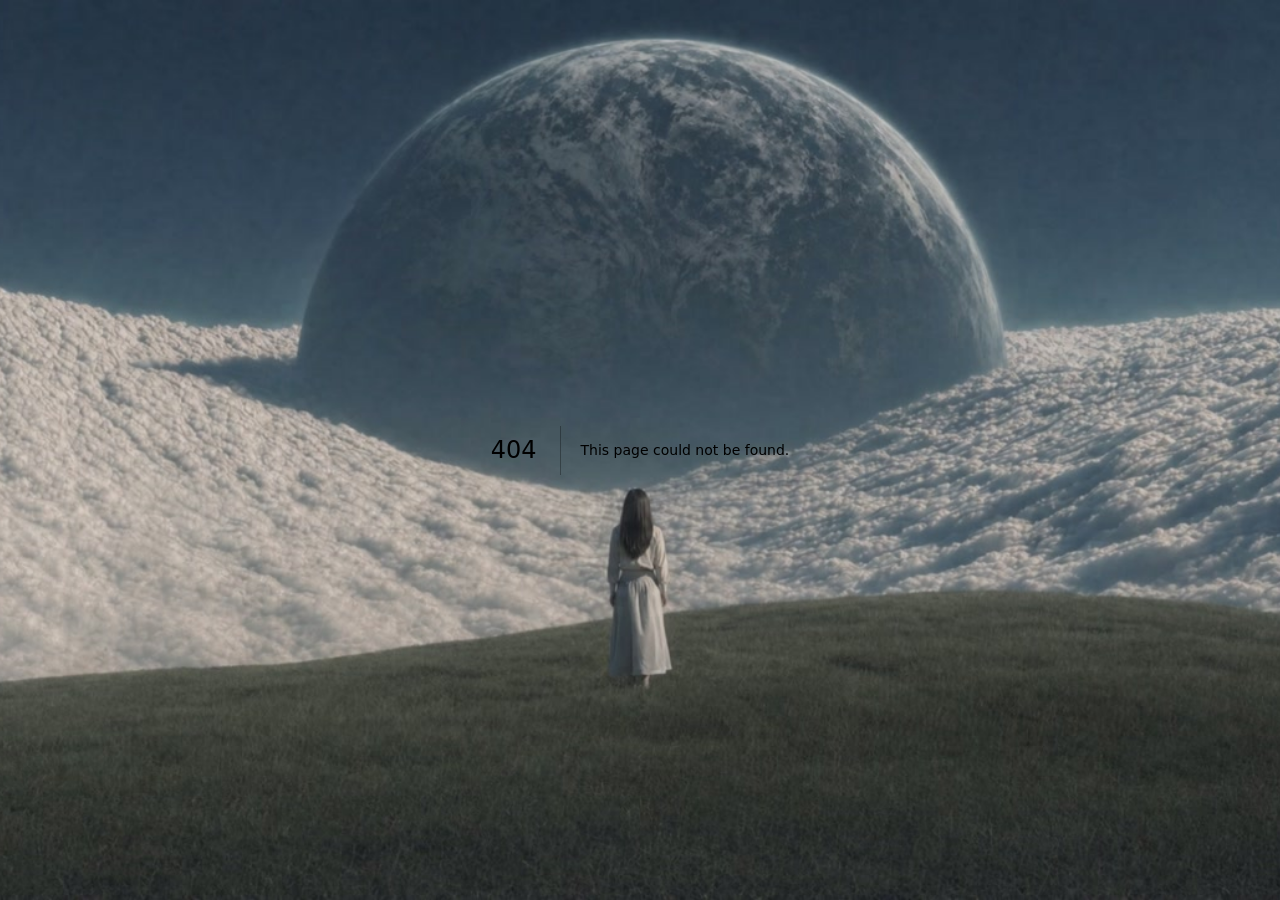
<file: 404/index.html>
<!DOCTYPE html><!--d_S__fFjcr_ixlstTdmlr--><html lang="zh-CN" class="__variable_d8ebd1 __variable_97ec74 __variable_4daad1"><head><meta charSet="utf-8"/><meta name="viewport" content="width=device-width, initial-scale=1"/><link rel="stylesheet" href="/_next/static/css/b8d1fae33b5b777b.css" data-precedence="next"/><link rel="stylesheet" href="/_next/static/css/b3d2372a396ab866.css" data-precedence="next"/><link rel="stylesheet" href="/_next/static/css/d6c7c821507d2566.css" data-precedence="next"/><link rel="stylesheet" href="/_next/static/css/80eeb4869d34f996.css" data-precedence="next"/><link rel="preload" as="script" fetchPriority="low" href="/_next/static/chunks/webpack-09f3da80521cdeeb.js"/><script src="/_next/static/chunks/4bd1b696-c023c6e3521b1417.js" async=""></script><script src="/_next/static/chunks/255-d999a7d6833d3983.js" async=""></script><script src="/_next/static/chunks/main-app-4b90f4c367582742.js" async=""></script><script src="/_next/static/chunks/c15bf2b0-52e8419f34af26ab.js" async=""></script><script src="/_next/static/chunks/444-571f9dfd364f7aba.js" async=""></script><script src="/_next/static/chunks/57-65def889420ba609.js" async=""></script><script src="/_next/static/chunks/653-8de135eabf7fbf48.js" async=""></script><script src="/_next/static/chunks/app/layout-1dcf0fcf651cc591.js" async=""></script><script src="/_next/static/chunks/345-6f4d0ee3c798187b.js" async=""></script><script src="/_next/static/chunks/app/page-cc62d316fa805a84.js" async=""></script><meta name="robots" content="noindex"/><link rel="preload" as="image" href="/videos/hero-poster.jpg" fetchPriority="high"/><title>404: This page could not be found.</title><title>桑胜智 · 作品集</title><meta name="description" content="数字媒体艺术硕士 · AIGC 应用 / 数字人交互 / UI 设计"/><link rel="icon" href="/favicon.ico"/><script>
(function() {
  try {
    var stored = localStorage.getItem('theme');
    var systemDark = window.matchMedia('(prefers-color-scheme: dark)').matches;
    var theme = stored || (systemDark ? 'dark' : 'light');
    document.documentElement.setAttribute('data-theme', theme);
  } catch (e) {
    document.documentElement.setAttribute('data-theme', 'light');
  }
})();
</script><script src="/_next/static/chunks/polyfills-42372ed130431b0a.js" noModule=""></script></head><body><div hidden=""><!--$--><!--/$--></div><div class="VideoBackground_wrap__Swz8g" aria-hidden="true"><video class="VideoBackground_video__P1hWa" src="/videos/hero-background.mp4" poster="/videos/hero-poster.jpg" autoPlay="" muted="" loop="" playsInline="" preload="none" disablePictureInPicture=""></video><div class="VideoBackground_scrim__Q4UBd"></div></div><div class="content-layer"><div style="font-family:system-ui,&quot;Segoe UI&quot;,Roboto,Helvetica,Arial,sans-serif,&quot;Apple Color Emoji&quot;,&quot;Segoe UI Emoji&quot;;height:100vh;text-align:center;display:flex;flex-direction:column;align-items:center;justify-content:center"><div><style>body{color:#000;background:#fff;margin:0}.next-error-h1{border-right:1px solid rgba(0,0,0,.3)}@media (prefers-color-scheme:dark){body{color:#fff;background:#000}.next-error-h1{border-right:1px solid rgba(255,255,255,.3)}}</style><h1 class="next-error-h1" style="display:inline-block;margin:0 20px 0 0;padding:0 23px 0 0;font-size:24px;font-weight:500;vertical-align:top;line-height:49px">404</h1><div style="display:inline-block"><h2 style="font-size:14px;font-weight:400;line-height:49px;margin:0">This page could not be found.</h2></div></div></div><!--$--><!--/$--><div class="image-trail_trail__19MgR" data-trail="root" aria-hidden="true"></div></div><div style="position:fixed;inset:0;overflow:hidden;pointer-events:none;z-index:10000"><div style="position:absolute;top:0;left:0;transform-origin:0 0;opacity:0;pointer-events:none;will-change:transform;filter:none"><svg width="18" height="21" viewBox="0 0 18 21" style="display:block;overflow:visible" aria-hidden="true"><path d="M0,0 L18,11 L9,13 L6,21 Z" fill="#ffffff" stroke="rgba(0,0,0,0.18)" stroke-width="0.6" stroke-linejoin="round"></path></svg></div></div><script src="/_next/static/chunks/webpack-09f3da80521cdeeb.js" id="_R_" async=""></script><script>(self.__next_f=self.__next_f||[]).push([0])</script><script>self.__next_f.push([1,"1:\"$Sreact.fragment\"\n2:I[3787,[\"592\",\"static/chunks/c15bf2b0-52e8419f34af26ab.js\",\"444\",\"static/chunks/444-571f9dfd364f7aba.js\",\"57\",\"static/chunks/57-65def889420ba609.js\",\"653\",\"static/chunks/653-8de135eabf7fbf48.js\",\"177\",\"static/chunks/app/layout-1dcf0fcf651cc591.js\"],\"VideoBackground\"]\n3:I[1373,[\"592\",\"static/chunks/c15bf2b0-52e8419f34af26ab.js\",\"444\",\"static/chunks/444-571f9dfd364f7aba.js\",\"57\",\"static/chunks/57-65def889420ba609.js\",\"653\",\"static/chunks/653-8de135eabf7fbf48.js\",\"177\",\"static/chunks/app/layout-1dcf0fcf651cc591.js\"],\"SmoothScroll\"]\n4:I[9766,[],\"\"]\n5:I[8924,[],\"\"]\n6:I[6560,[\"592\",\"static/chunks/c15bf2b0-52e8419f34af26ab.js\",\"444\",\"static/chunks/444-571f9dfd364f7aba.js\",\"345\",\"static/chunks/345-6f4d0ee3c798187b.js\",\"653\",\"static/chunks/653-8de135eabf7fbf48.js\",\"974\",\"static/chunks/app/page-cc62d316fa805a84.js\"],\"MouseTrail\"]\n7:I[5979,[\"592\",\"static/chunks/c15bf2b0-52e8419f34af26ab.js\",\"444\",\"static/chunks/444-571f9dfd364f7aba.js\",\"345\",\"static/chunks/345-6f4d0ee3c798187b.js\",\"653\",\"static/chunks/653-8de135eabf7fbf48.js\",\"974\",\"static/chunks/app/page-cc62d316fa805a84.js\"],\"Cursor\"]\n8:I[4431,[],\"OutletBoundary\"]\na:I[5278,[],\"AsyncMetadataOutlet\"]\nc:I[4431,[],\"ViewportBoundary\"]\ne:I[4431,[],\"MetadataBoundary\"]\nf:\"$Sreact.suspense\"\n11:I[7150,[],\"\"]\n:HL[\"/_next/static/css/b8d1fae33b5b777b.css\",\"style\"]\n:HL[\"/_next/static/css/b3d2372a396ab866.css\",\"style\"]\n:HL[\"/_next/static/css/d6c7c821507d2566.css\",\"style\"]\n:HL[\"/_next/static/css/80eeb4869d34f996.css\",\"style\"]\n"])</script><script>self.__next_f.push([1,"0:{\"P\":null,\"b\":\"d_S__fFjcr-ixlstTdmlr\",\"p\":\"\",\"c\":[\"\",\"_not-found\",\"\"],\"i\":false,\"f\":[[[\"\",{\"children\":[\"/_not-found\",{\"children\":[\"__PAGE__\",{}]}]},\"$undefined\",\"$undefined\",true],[\"\",[\"$\",\"$1\",\"c\",{\"children\":[[[\"$\",\"link\",\"0\",{\"rel\":\"stylesheet\",\"href\":\"/_next/static/css/b8d1fae33b5b777b.css\",\"precedence\":\"next\",\"crossOrigin\":\"$undefined\",\"nonce\":\"$undefined\"}],[\"$\",\"link\",\"1\",{\"rel\":\"stylesheet\",\"href\":\"/_next/static/css/b3d2372a396ab866.css\",\"precedence\":\"next\",\"crossOrigin\":\"$undefined\",\"nonce\":\"$undefined\"}],[\"$\",\"link\",\"2\",{\"rel\":\"stylesheet\",\"href\":\"/_next/static/css/d6c7c821507d2566.css\",\"precedence\":\"next\",\"crossOrigin\":\"$undefined\",\"nonce\":\"$undefined\"}],[\"$\",\"link\",\"3\",{\"rel\":\"stylesheet\",\"href\":\"/_next/static/css/80eeb4869d34f996.css\",\"precedence\":\"next\",\"crossOrigin\":\"$undefined\",\"nonce\":\"$undefined\"}]],[\"$\",\"html\",null,{\"lang\":\"zh-CN\",\"className\":\"__variable_d8ebd1 __variable_97ec74 __variable_4daad1\",\"children\":[[\"$\",\"head\",null,{\"children\":[[\"$\",\"script\",null,{\"dangerouslySetInnerHTML\":{\"__html\":\"\\n(function() {\\n  try {\\n    var stored = localStorage.getItem('theme');\\n    var systemDark = window.matchMedia('(prefers-color-scheme: dark)').matches;\\n    var theme = stored || (systemDark ? 'dark' : 'light');\\n    document.documentElement.setAttribute('data-theme', theme);\\n  } catch (e) {\\n    document.documentElement.setAttribute('data-theme', 'light');\\n  }\\n})();\\n\"}}],[\"$\",\"link\",null,{\"rel\":\"preload\",\"as\":\"image\",\"href\":\"/videos/hero-poster.jpg\",\"fetchPriority\":\"high\"}]]}],[\"$\",\"body\",null,{\"children\":[[\"$\",\"$L2\",null,{}],[\"$\",\"div\",null,{\"className\":\"content-layer\",\"children\":[[\"$\",\"$L3\",null,{\"children\":[\"$\",\"$L4\",null,{\"parallelRouterKey\":\"children\",\"error\":\"$undefined\",\"errorStyles\":\"$undefined\",\"errorScripts\":\"$undefined\",\"template\":[\"$\",\"$L5\",null,{}],\"templateStyles\":\"$undefined\",\"templateScripts\":\"$undefined\",\"notFound\":\"$undefined\",\"forbidden\":\"$undefined\",\"unauthorized\":\"$undefined\"}]}],[\"$\",\"$L6\",null,{}]]}],[\"$\",\"$L7\",null,{}]]}]]}]]}],{\"children\":[\"/_not-found\",[\"$\",\"$1\",\"c\",{\"children\":[null,[\"$\",\"$L4\",null,{\"parallelRouterKey\":\"children\",\"error\":\"$undefined\",\"errorStyles\":\"$undefined\",\"errorScripts\":\"$undefined\",\"template\":[\"$\",\"$L5\",null,{}],\"templateStyles\":\"$undefined\",\"templateScripts\":\"$undefined\",\"notFound\":\"$undefined\",\"forbidden\":\"$undefined\",\"unauthorized\":\"$undefined\"}]]}],{\"children\":[\"__PAGE__\",[\"$\",\"$1\",\"c\",{\"children\":[[[\"$\",\"title\",null,{\"children\":\"404: This page could not be found.\"}],[\"$\",\"div\",null,{\"style\":{\"fontFamily\":\"system-ui,\\\"Segoe UI\\\",Roboto,Helvetica,Arial,sans-serif,\\\"Apple Color Emoji\\\",\\\"Segoe UI Emoji\\\"\",\"height\":\"100vh\",\"textAlign\":\"center\",\"display\":\"flex\",\"flexDirection\":\"column\",\"alignItems\":\"center\",\"justifyContent\":\"center\"},\"children\":[\"$\",\"div\",null,{\"children\":[[\"$\",\"style\",null,{\"dangerouslySetInnerHTML\":{\"__html\":\"body{color:#000;background:#fff;margin:0}.next-error-h1{border-right:1px solid rgba(0,0,0,.3)}@media (prefers-color-scheme:dark){body{color:#fff;background:#000}.next-error-h1{border-right:1px solid rgba(255,255,255,.3)}}\"}}],[\"$\",\"h1\",null,{\"className\":\"next-error-h1\",\"style\":{\"display\":\"inline-block\",\"margin\":\"0 20px 0 0\",\"padding\":\"0 23px 0 0\",\"fontSize\":24,\"fontWeight\":500,\"verticalAlign\":\"top\",\"lineHeight\":\"49px\"},\"children\":404}],[\"$\",\"div\",null,{\"style\":{\"display\":\"inline-block\"},\"children\":[\"$\",\"h2\",null,{\"style\":{\"fontSize\":14,\"fontWeight\":400,\"lineHeight\":\"49px\",\"margin\":0},\"children\":\"This page could not be found.\"}]}]]}]}]],null,[\"$\",\"$L8\",null,{\"children\":[\"$L9\",[\"$\",\"$La\",null,{\"promise\":\"$@b\"}]]}]]}],{},null,false]},null,false]},null,false],[\"$\",\"$1\",\"h\",{\"children\":[[\"$\",\"meta\",null,{\"name\":\"robots\",\"content\":\"noindex\"}],[[\"$\",\"$Lc\",null,{\"children\":\"$Ld\"}],null],[\"$\",\"$Le\",null,{\"children\":[\"$\",\"div\",null,{\"hidden\":true,\"children\":[\"$\",\"$f\",null,{\"fallback\":null,\"children\":\"$L10\"}]}]}]]}],false]],\"m\":\"$undefined\",\"G\":[\"$11\",[]],\"s\":false,\"S\":true}\n"])</script><script>self.__next_f.push([1,"d:[[\"$\",\"meta\",\"0\",{\"charSet\":\"utf-8\"}],[\"$\",\"meta\",\"1\",{\"name\":\"viewport\",\"content\":\"width=device-width, initial-scale=1\"}]]\n9:null\n"])</script><script>self.__next_f.push([1,"12:I[622,[],\"IconMark\"]\nb:{\"metadata\":[[\"$\",\"title\",\"0\",{\"children\":\"桑胜智 · 作品集\"}],[\"$\",\"meta\",\"1\",{\"name\":\"description\",\"content\":\"数字媒体艺术硕士 · AIGC 应用 / 数字人交互 / UI 设计\"}],[\"$\",\"link\",\"2\",{\"rel\":\"icon\",\"href\":\"/favicon.ico\"}],[\"$\",\"$L12\",\"3\",{}]],\"error\":null,\"digest\":\"$undefined\"}\n"])</script><script>self.__next_f.push([1,"10:\"$b:metadata\"\n"])</script></body></html>
</file>
<file: _next/static/css/b8d1fae33b5b777b.css>
@font-face{font-family:Inter;font-style:normal;font-weight:100 900;font-display:swap;src:url(/_next/static/media/ba9851c3c22cd980-s.woff2) format("woff2");unicode-range:u+0460-052f,u+1c80-1c8a,u+20b4,u+2de0-2dff,u+a640-a69f,u+fe2e-fe2f}@font-face{font-family:Inter;font-style:normal;font-weight:100 900;font-display:swap;src:url(/_next/static/media/21350d82a1f187e9-s.woff2) format("woff2");unicode-range:u+0301,u+0400-045f,u+0490-0491,u+04b0-04b1,u+2116}@font-face{font-family:Inter;font-style:normal;font-weight:100 900;font-display:swap;src:url(/_next/static/media/c5fe6dc8356a8c31-s.woff2) format("woff2");unicode-range:u+1f??}@font-face{font-family:Inter;font-style:normal;font-weight:100 900;font-display:swap;src:url(/_next/static/media/19cfc7226ec3afaa-s.woff2) format("woff2");unicode-range:u+0370-0377,u+037a-037f,u+0384-038a,u+038c,u+038e-03a1,u+03a3-03ff}@font-face{font-family:Inter;font-style:normal;font-weight:100 900;font-display:swap;src:url(/_next/static/media/df0a9ae256c0569c-s.woff2) format("woff2");unicode-range:u+0102-0103,u+0110-0111,u+0128-0129,u+0168-0169,u+01a0-01a1,u+01af-01b0,u+0300-0301,u+0303-0304,u+0308-0309,u+0323,u+0329,u+1ea0-1ef9,u+20ab}@font-face{font-family:Inter;font-style:normal;font-weight:100 900;font-display:swap;src:url(/_next/static/media/8e9860b6e62d6359-s.woff2) format("woff2");unicode-range:u+0100-02ba,u+02bd-02c5,u+02c7-02cc,u+02ce-02d7,u+02dd-02ff,u+0304,u+0308,u+0329,u+1d00-1dbf,u+1e00-1e9f,u+1ef2-1eff,u+2020,u+20a0-20ab,u+20ad-20c4,u+2113,u+2c60-2c7f,u+a720-a7ff}@font-face{font-family:Inter;font-style:normal;font-weight:100 900;font-display:swap;src:url(/_next/static/media/e4af272ccee01ff0-s.p.woff2) format("woff2");unicode-range:u+00??,u+0131,u+0152-0153,u+02bb-02bc,u+02c6,u+02da,u+02dc,u+0304,u+0308,u+0329,u+2000-206f,u+20ac,u+2122,u+2191,u+2193,u+2212,u+2215,u+feff,u+fffd}@font-face{font-family:Inter Fallback;src:local("Arial");ascent-override:90.44%;descent-override:22.52%;line-gap-override:0.00%;size-adjust:107.12%}.__className_d8ebd1{font-family:Inter,Inter Fallback;font-style:normal}.__variable_d8ebd1{--font-sans-raw:"Inter","Inter Fallback"}@font-face{font-family:Outfit;font-style:normal;font-weight:400;font-display:swap;src:url(/_next/static/media/98848575513c9742-s.woff2) format("woff2");unicode-range:u+0100-02ba,u+02bd-02c5,u+02c7-02cc,u+02ce-02d7,u+02dd-02ff,u+0304,u+0308,u+0329,u+1d00-1dbf,u+1e00-1e9f,u+1ef2-1eff,u+2020,u+20a0-20ab,u+20ad-20c4,u+2113,u+2c60-2c7f,u+a720-a7ff}@font-face{font-family:Outfit;font-style:normal;font-weight:400;font-display:swap;src:url(/_next/static/media/7b0b24f36b1a6d0b-s.p.woff2) format("woff2");unicode-range:u+00??,u+0131,u+0152-0153,u+02bb-02bc,u+02c6,u+02da,u+02dc,u+0304,u+0308,u+0329,u+2000-206f,u+20ac,u+2122,u+2191,u+2193,u+2212,u+2215,u+feff,u+fffd}@font-face{font-family:Outfit;font-style:normal;font-weight:500;font-display:swap;src:url(/_next/static/media/98848575513c9742-s.woff2) format("woff2");unicode-range:u+0100-02ba,u+02bd-02c5,u+02c7-02cc,u+02ce-02d7,u+02dd-02ff,u+0304,u+0308,u+0329,u+1d00-1dbf,u+1e00-1e9f,u+1ef2-1eff,u+2020,u+20a0-20ab,u+20ad-20c4,u+2113,u+2c60-2c7f,u+a720-a7ff}@font-face{font-family:Outfit;font-style:normal;font-weight:500;font-display:swap;src:url(/_next/static/media/7b0b24f36b1a6d0b-s.p.woff2) format("woff2");unicode-range:u+00??,u+0131,u+0152-0153,u+02bb-02bc,u+02c6,u+02da,u+02dc,u+0304,u+0308,u+0329,u+2000-206f,u+20ac,u+2122,u+2191,u+2193,u+2212,u+2215,u+feff,u+fffd}@font-face{font-family:Outfit;font-style:normal;font-weight:700;font-display:swap;src:url(/_next/static/media/98848575513c9742-s.woff2) format("woff2");unicode-range:u+0100-02ba,u+02bd-02c5,u+02c7-02cc,u+02ce-02d7,u+02dd-02ff,u+0304,u+0308,u+0329,u+1d00-1dbf,u+1e00-1e9f,u+1ef2-1eff,u+2020,u+20a0-20ab,u+20ad-20c4,u+2113,u+2c60-2c7f,u+a720-a7ff}@font-face{font-family:Outfit;font-style:normal;font-weight:700;font-display:swap;src:url(/_next/static/media/7b0b24f36b1a6d0b-s.p.woff2) format("woff2");unicode-range:u+00??,u+0131,u+0152-0153,u+02bb-02bc,u+02c6,u+02da,u+02dc,u+0304,u+0308,u+0329,u+2000-206f,u+20ac,u+2122,u+2191,u+2193,u+2212,u+2215,u+feff,u+fffd}@font-face{font-family:Outfit Fallback;src:local("Arial");ascent-override:100.18%;descent-override:26.05%;line-gap-override:0.00%;size-adjust:99.82%}.__className_97ec74{font-family:Outfit,Outfit Fallback;font-style:normal}.__variable_97ec74{--font-display-raw:"Outfit","Outfit Fallback"}@font-face{font-family:Fraunces;font-style:italic;font-weight:400;font-display:swap;src:url(/_next/static/media/f3deaf8281908ff2-s.woff2) format("woff2");unicode-range:u+0102-0103,u+0110-0111,u+0128-0129,u+0168-0169,u+01a0-01a1,u+01af-01b0,u+0300-0301,u+0303-0304,u+0308-0309,u+0323,u+0329,u+1ea0-1ef9,u+20ab}@font-face{font-family:Fraunces;font-style:italic;font-weight:400;font-display:swap;src:url(/_next/static/media/c62081b071647022-s.woff2) format("woff2");unicode-range:u+0100-02ba,u+02bd-02c5,u+02c7-02cc,u+02ce-02d7,u+02dd-02ff,u+0304,u+0308,u+0329,u+1d00-1dbf,u+1e00-1e9f,u+1ef2-1eff,u+2020,u+20a0-20ab,u+20ad-20c4,u+2113,u+2c60-2c7f,u+a720-a7ff}@font-face{font-family:Fraunces;font-style:italic;font-weight:400;font-display:swap;src:url(/_next/static/media/6ba5f591ae6c56f6-s.p.woff2) format("woff2");unicode-range:u+00??,u+0131,u+0152-0153,u+02bb-02bc,u+02c6,u+02da,u+02dc,u+0304,u+0308,u+0329,u+2000-206f,u+20ac,u+2122,u+2191,u+2193,u+2212,u+2215,u+feff,u+fffd}@font-face{font-family:Fraunces;font-style:italic;font-weight:600;font-display:swap;src:url(/_next/static/media/f3deaf8281908ff2-s.woff2) format("woff2");unicode-range:u+0102-0103,u+0110-0111,u+0128-0129,u+0168-0169,u+01a0-01a1,u+01af-01b0,u+0300-0301,u+0303-0304,u+0308-0309,u+0323,u+0329,u+1ea0-1ef9,u+20ab}@font-face{font-family:Fraunces;font-style:italic;font-weight:600;font-display:swap;src:url(/_next/static/media/c62081b071647022-s.woff2) format("woff2");unicode-range:u+0100-02ba,u+02bd-02c5,u+02c7-02cc,u+02ce-02d7,u+02dd-02ff,u+0304,u+0308,u+0329,u+1d00-1dbf,u+1e00-1e9f,u+1ef2-1eff,u+2020,u+20a0-20ab,u+20ad-20c4,u+2113,u+2c60-2c7f,u+a720-a7ff}@font-face{font-family:Fraunces;font-style:italic;font-weight:600;font-display:swap;src:url(/_next/static/media/6ba5f591ae6c56f6-s.p.woff2) format("woff2");unicode-range:u+00??,u+0131,u+0152-0153,u+02bb-02bc,u+02c6,u+02da,u+02dc,u+0304,u+0308,u+0329,u+2000-206f,u+20ac,u+2122,u+2191,u+2193,u+2212,u+2215,u+feff,u+fffd}@font-face{font-family:Fraunces;font-style:normal;font-weight:400;font-display:swap;src:url(/_next/static/media/fb526027db1fc1ae-s.woff2) format("woff2");unicode-range:u+0102-0103,u+0110-0111,u+0128-0129,u+0168-0169,u+01a0-01a1,u+01af-01b0,u+0300-0301,u+0303-0304,u+0308-0309,u+0323,u+0329,u+1ea0-1ef9,u+20ab}@font-face{font-family:Fraunces;font-style:normal;font-weight:400;font-display:swap;src:url(/_next/static/media/4da3161b738b07dd-s.woff2) format("woff2");unicode-range:u+0100-02ba,u+02bd-02c5,u+02c7-02cc,u+02ce-02d7,u+02dd-02ff,u+0304,u+0308,u+0329,u+1d00-1dbf,u+1e00-1e9f,u+1ef2-1eff,u+2020,u+20a0-20ab,u+20ad-20c4,u+2113,u+2c60-2c7f,u+a720-a7ff}@font-face{font-family:Fraunces;font-style:normal;font-weight:400;font-display:swap;src:url(/_next/static/media/af4bf8399d1aacdf-s.p.woff2) format("woff2");unicode-range:u+00??,u+0131,u+0152-0153,u+02bb-02bc,u+02c6,u+02da,u+02dc,u+0304,u+0308,u+0329,u+2000-206f,u+20ac,u+2122,u+2191,u+2193,u+2212,u+2215,u+feff,u+fffd}@font-face{font-family:Fraunces;font-style:normal;font-weight:600;font-display:swap;src:url(/_next/static/media/fb526027db1fc1ae-s.woff2) format("woff2");unicode-range:u+0102-0103,u+0110-0111,u+0128-0129,u+0168-0169,u+01a0-01a1,u+01af-01b0,u+0300-0301,u+0303-0304,u+0308-0309,u+0323,u+0329,u+1ea0-1ef9,u+20ab}@font-face{font-family:Fraunces;font-style:normal;font-weight:600;font-display:swap;src:url(/_next/static/media/4da3161b738b07dd-s.woff2) format("woff2");unicode-range:u+0100-02ba,u+02bd-02c5,u+02c7-02cc,u+02ce-02d7,u+02dd-02ff,u+0304,u+0308,u+0329,u+1d00-1dbf,u+1e00-1e9f,u+1ef2-1eff,u+2020,u+20a0-20ab,u+20ad-20c4,u+2113,u+2c60-2c7f,u+a720-a7ff}@font-face{font-family:Fraunces;font-style:normal;font-weight:600;font-display:swap;src:url(/_next/static/media/af4bf8399d1aacdf-s.p.woff2) format("woff2");unicode-range:u+00??,u+0131,u+0152-0153,u+02bb-02bc,u+02c6,u+02da,u+02dc,u+0304,u+0308,u+0329,u+2000-206f,u+20ac,u+2122,u+2191,u+2193,u+2212,u+2215,u+feff,u+fffd}@font-face{font-family:Fraunces Fallback;src:local("Times New Roman");ascent-override:84.71%;descent-override:22.09%;line-gap-override:0.00%;size-adjust:115.45%}.__className_4daad1{font-family:Fraunces,Fraunces Fallback}.__variable_4daad1{--font-serif-raw:"Fraunces","Fraunces Fallback"}
</file>
<file: _next/static/css/b3d2372a396ab866.css>
.Carousel3D_root__XXcRT{position:relative;display:flex;align-items:center;justify-content:center;width:100%;height:100%;overflow:hidden}.Carousel3D_carousel__yg8IF{--w:220px;--translateZ:395px;--scale:1.2;position:relative;width:var(--w);height:var(--w);margin:clamp(2.5rem,6vw,4.5rem) 0;transform-style:preserve-3d;transform:perspective(1400px) rotateY(0deg) scale(var(--scale));animation:Carousel3D_autoRun3d__xc96_ 28s linear infinite;will-change:transform}.Carousel3D_card__S3TNW{position:absolute;top:50%;left:50%;width:var(--w);height:calc(var(--w) / var(--ar));border-radius:12px;overflow:hidden;box-shadow:0 16px 40px rgba(0,0,0,.3);background:#101014;cursor:zoom-in;transform:translate(-50%,-50%) rotateY(calc((1turn / var(--quantity)) * var(--index))) translateZ(var(--translateZ));-webkit-backface-visibility:visible;backface-visibility:visible}.Carousel3D_card__S3TNW:focus-visible{outline:2px solid var(--color-accent);outline-offset:3px}.Carousel3D_imgLayer__yzMoc{object-fit:cover;transition:opacity .8s var(--ease-out-expo)}.Carousel3D_imgFront__dvmLt{opacity:1}.Carousel3D_imgBack__xBqZK{opacity:0}.Carousel3D_tagBL__UIgJB,.Carousel3D_tagBR__SqqUC,.Carousel3D_tagTL__c5Z12,.Carousel3D_tagTR__Ubulf{position:absolute;z-index:2;font-family:var(--font-mono);font-size:var(--text-xs);letter-spacing:var(--tracking-widest);text-transform:uppercase;color:rgba(255,255,255,.85);text-shadow:0 1px 12px rgba(10,10,10,.35);pointer-events:none}.Carousel3D_tagTL__c5Z12{top:0;left:0}.Carousel3D_tagTR__Ubulf{top:0;right:0;text-align:right}.Carousel3D_tagBL__UIgJB{bottom:0;left:0}.Carousel3D_tagBR__SqqUC{bottom:0;right:0;text-align:right;color:rgba(255,255,255,.6)}.Carousel3D_tagCycling__Z7rdv{animation:Carousel3D_tagIn__oWZ0Z .6s var(--ease-out-expo)}@keyframes Carousel3D_tagIn__oWZ0Z{0%{opacity:0;transform:translateY(6px)}to{opacity:1;transform:translateY(0)}}.Carousel3D_fullscreen__yQP64{position:fixed;inset:0;z-index:9999;background:rgba(8,8,10,.94);display:flex;align-items:center;justify-content:center;cursor:zoom-out;animation:Carousel3D_fsIn__I3JlR .25s var(--ease-out-expo)}.Carousel3D_fullscreenImg__XLN52{max-width:min(92vw,1600px);max-height:88vh;object-fit:contain;border-radius:8px;box-shadow:0 32px 90px rgba(0,0,0,.55)}.Carousel3D_fullscreenHint__G_s2B{position:absolute;bottom:clamp(1rem,4vh,2rem);left:50%;transform:translateX(-50%);font-family:var(--font-mono);font-size:var(--text-xs);letter-spacing:var(--tracking-widest);color:rgba(255,255,255,.55);pointer-events:none}@keyframes Carousel3D_fsIn__I3JlR{0%{opacity:0}to{opacity:1}}@media (max-width:768px){.Carousel3D_carousel__yg8IF{--w:150px;--translateZ:270px;--scale:1.2}.Carousel3D_tagTL__c5Z12,.Carousel3D_tagTR__Ubulf{display:none}}@media (prefers-reduced-motion:reduce){.Carousel3D_carousel__yg8IF{animation:none;transform:none;display:flex;flex-wrap:wrap;gap:16px;width:100%;max-width:960px;height:auto;justify-content:center;transform-style:flat}.Carousel3D_card__S3TNW{position:relative;top:auto;left:auto;transform:none!important;flex:0 0 auto;width:var(--w);height:calc(var(--w) / var(--ar));-webkit-backface-visibility:visible;backface-visibility:visible}}@keyframes Carousel3D_autoRun3d__xc96_{0%{transform:perspective(1400px) rotateY(-1turn) scale(var(--scale))}to{transform:perspective(1400px) rotateY(0deg) scale(var(--scale))}}.Hero_hero__TtNsS{position:relative;isolation:isolate;min-height:100svh;display:flex;flex-direction:column;padding:clamp(4.5rem,9vh,6.5rem) var(--grid-gutter) clamp(2.5rem,5vh,4rem);overflow:hidden}.Hero_hero__TtNsS:before{content:"";position:absolute;inset:0;z-index:0;background:radial-gradient(ellipse 80% 60% at 72% 28%,rgba(0,229,255,.06),transparent 60%),radial-gradient(ellipse 70% 50% at 20% 85%,rgba(0,229,255,.04),transparent 65%);pointer-events:none}.Hero_content__FSB72{position:relative;z-index:2;flex:1 1;flex-direction:column;min-height:calc(100svh - 12rem);min-width:0}.Hero_content__FSB72,.Hero_topRow__hWomk{display:flex;justify-content:space-between}.Hero_topRow__hWomk{align-items:flex-start;gap:var(--space-md);font-family:var(--font-mono);font-size:var(--text-xs);letter-spacing:var(--tracking-widest);text-transform:uppercase;color:#ffffff}.Hero_eyebrowDot__WklsT{display:inline-block;width:6px;height:6px;border-radius:var(--radius-full);background:var(--color-accent);margin-right:.5em;vertical-align:middle;box-shadow:0 0 8px var(--color-accent-glow)}.Hero_giant__hXR8u{display:flex;flex-direction:column;justify-content:center;flex:none}.Hero_mainRow__F7Xjc{flex:1 1;min-height:0;display:flex;align-items:stretch;gap:clamp(1.5rem,4vw,4rem)}.Hero_colTitle__Q5TjR{flex:1 1;flex-direction:column}.Hero_colCarousel__xLR_2,.Hero_colTitle__Q5TjR{min-width:0;min-height:0;display:flex;justify-content:center}.Hero_colCarousel__xLR_2{flex:1 1;align-items:center}.Hero_giantLine__jmtfv{font-family:var(--font-display);font-weight:700;font-size:clamp(2.5rem,9vw,13rem);line-height:.85;letter-spacing:-.04em;color:var(--color-text-primary);white-space:nowrap;text-transform:uppercase;will-change:transform,letter-spacing}.Hero_giantLineSecondary__8QmjB{color:var(--color-text-primary);opacity:.5}.Hero_heroChar__3LApb{display:inline-block;overflow:hidden;vertical-align:top;line-height:1}.Hero_heroCharInner__tmcf_{display:inline-block;will-change:transform}.Hero_bottomRow__AD_5S{display:flex;justify-content:space-between;align-items:flex-end;gap:var(--space-lg);flex-wrap:wrap}.Hero_identity__JNuTL{display:flex;flex-direction:column;gap:var(--space-xs);max-width:34ch}.Hero_positioning__49KK6{font-family:var(--font-sans);font-weight:500;font-size:clamp(1rem,.6rem + 1.8vw,1.5rem);letter-spacing:var(--tracking-tight);color:var(--color-text-secondary);line-height:var(--leading-snug)}.Hero_positioningAccent__i2vQp{color:var(--color-text-primary);font-weight:600}.Hero_nameCn__LAIli{font-family:var(--font-serif);font-style:italic;font-size:var(--text-base);color:#ffffff;letter-spacing:var(--tracking-tight)}.Hero_ctaWrap__IdZOK{display:inline-flex;will-change:transform,opacity}.Hero_cta__GEbyu{display:inline-flex;align-items:center;gap:var(--space-sm);font-family:var(--font-mono);font-size:var(--text-xs);font-weight:700;text-transform:uppercase;letter-spacing:var(--tracking-wide);padding:1.05rem 1.85rem;background:var(--color-text-primary);color:var(--color-bg);border:1px solid var(--color-text-primary);border-radius:var(--radius-full);box-shadow:var(--shadow-button-primary);will-change:transform;transition:box-shadow var(--duration-fast) var(--ease-out-expo)}.Hero_cta__GEbyu:hover{box-shadow:var(--shadow-button-hover),var(--shadow-accent-glow)}.Hero_ctaArrow__u4JWy{display:inline-block;transition:transform var(--duration-normal) var(--ease-out-expo)}.Hero_cta__GEbyu:hover .Hero_ctaArrow__u4JWy{transform:translateY(3px)}.Hero_scrollCue__x7is3{position:absolute;left:50%;bottom:clamp(1rem,3vh,1.75rem);transform:translateX(-50%);z-index:2;pointer-events:none}@media (max-width:640px){.Hero_bottomRow__AD_5S{flex-direction:column;align-items:flex-start;gap:var(--space-lg)}.Hero_cta__GEbyu{align-self:flex-start}.Hero_scrollCue__x7is3{display:none}}.About_about__SDyBQ{position:relative;z-index:1;height:200svh;background:transparent}.About_stage__mji2g{position:-webkit-sticky;position:sticky;top:0;height:100svh;display:flex;align-items:center;overflow:hidden;padding:clamp(3.5rem,8vh,6rem) var(--grid-gutter) clamp(4.5rem,10vh,7rem);background:transparent}.About_inner__ej0en{position:relative;z-index:1;pointer-events:none;max-width:var(--grid-max);margin:0 auto;width:100%;display:grid;grid-template-columns:minmax(0,1.05fr) minmax(0,.95fr);grid-gap:clamp(2rem,5vw,5rem);gap:clamp(2rem,5vw,5rem);align-items:center}.About_media__Dxsdi{position:relative;min-height:0}.About_mediaImg__PWNfQ{display:block;width:100%;height:clamp(300px,50vh,540px);object-fit:cover;border-radius:var(--radius-lg);box-shadow:0 30px 80px rgba(0,0,0,.45);pointer-events:auto}.About_mediaCaption__4i_QQ{position:absolute;left:var(--space-md);bottom:var(--space-md);font-family:var(--font-mono);font-size:var(--text-xs);letter-spacing:var(--tracking-widest);text-transform:uppercase;color:#ffffff;text-shadow:0 1px 12px rgba(10,10,10,.45);pointer-events:none}.About_copy___LAHO{min-width:0;display:flex;flex-direction:column;gap:clamp(.6rem,1.3vh,.95rem)}.About_head__FI_vN{display:flex;flex-direction:column;gap:.25rem}.About_head__FI_vN h2,.About_head__FI_vN p{text-shadow:0 1px 2px rgba(0,0,0,.55),0 0 14px rgba(0,0,0,.35)}.About_kicker__Q679b{font-family:var(--font-mono);font-size:var(--text-xs);letter-spacing:var(--tracking-widest);text-transform:uppercase;color:#ffffff;margin-bottom:var(--space-xs)}.About_nameCn__OcFxY{font-family:var(--font-display);font-weight:700;font-size:clamp(1.9rem,4.4vw,3.6rem);line-height:.95;color:#ffffff;letter-spacing:-.02em}.About_nameEn__LIomp{font-family:var(--font-mono);font-size:var(--text-sm);letter-spacing:var(--tracking-widest);text-transform:uppercase;color:#ffffff}.About_role__qe9Xa{font-family:var(--font-sans);font-size:var(--text-base);color:#ffffff;font-weight:500}.About_block__PSOeD{position:relative;background:rgba(10,10,12,.32);backdrop-filter:blur(16px) saturate(140%);-webkit-backdrop-filter:blur(16px) saturate(140%);border:1px solid rgba(255,255,255,.14);border-radius:var(--radius-lg);padding:clamp(.85rem,1.7vw,1.35rem) clamp(1rem,2vw,1.5rem)}.About_bio__m0F5F{max-width:62ch;font-size:var(--text-sm);line-height:var(--leading-relaxed);color:#ffffff}.About_stats__f5F_W{display:flex;flex-wrap:wrap;gap:var(--space-md);list-style:none;margin:0;padding:0}.About_stat__nK__J{display:flex;flex-direction:column;gap:.15rem;padding-right:var(--space-md);border-right:1px solid rgba(255,255,255,.22)}.About_stat__nK__J:last-child{border-right:none;padding-right:0}.About_statValue__wp0vu{font-family:var(--font-display);font-weight:700;font-size:clamp(1.3rem,2.4vw,1.9rem);color:#ffffff}.About_statLabel__8RWc_{font-family:var(--font-mono);font-size:var(--text-xs);letter-spacing:var(--tracking-wide);text-transform:uppercase;color:#ffffff}.About_skills__S849K{display:flex;flex-direction:column;gap:var(--space-xs)}.About_skillLine____Bsr{display:flex;gap:var(--space-sm);font-size:var(--text-xs);line-height:var(--leading-relaxed);color:#ffffff}.About_skillTitle__lc3lA{flex:none;color:#ffffff;font-weight:600;white-space:nowrap}.About_skillItems__NGDU6{min-width:0}.About_contact__eTxR2{display:flex;flex-wrap:wrap;gap:var(--space-md);margin-top:var(--space-xs);font-size:var(--text-sm);font-weight:500;color:#ffffff;text-shadow:0 1px 2px rgba(0,0,0,.55),0 0 14px rgba(0,0,0,.35)}.About_contact__eTxR2,.About_cta__UbVte{font-family:var(--font-mono);letter-spacing:var(--tracking-wide)}.About_cta__UbVte{align-self:flex-start;margin-top:var(--space-sm);display:inline-flex;align-items:center;gap:var(--space-sm);font-size:var(--text-xs);font-weight:700;text-transform:uppercase;padding:.9rem 1.6rem;background:#ffffff;color:#0a0a0a;border:1px solid #ffffff;border-radius:var(--radius-full);box-shadow:var(--shadow-button-primary);transition:box-shadow var(--duration-fast) var(--ease-out-expo);pointer-events:auto}.About_cta__UbVte:hover{box-shadow:var(--shadow-button-hover),var(--shadow-accent-glow)}@media (max-width:768px){.About_inner__ej0en{grid-template-columns:1fr;gap:var(--space-lg)}.About_mediaImg__PWNfQ{height:min(52vw,360px)}.About_skillLine____Bsr{flex-direction:column;gap:.1rem}}.Contact_section__egxFS{padding:var(--space-section-top) var(--grid-gutter) var(--space-section-bottom)}.Contact_container__4NrYe{max-width:var(--grid-max);margin:0 auto}.Contact_card__bwHoM{background:var(--color-bg-secondary);border:1px solid var(--color-border);border-radius:var(--radius-lg);padding:var(--space-2xl);text-align:center}.Contact_sub__NG6ol{color:var(--color-text-secondary);font-size:var(--text-base);display:flex;align-items:center;justify-content:center;gap:var(--space-sm);flex-wrap:wrap}.Contact_contactLink__xqwY9{color:var(--color-text);text-decoration:none;transition:color var(--duration-fast) var(--ease-out-expo)}.Contact_contactLink__xqwY9:hover{color:var(--color-accent)}.Contact_divider__BUUKs{color:var(--color-text-tertiary)}.Contact_github__FuYoI{display:inline-flex;align-items:center;justify-content:center;color:var(--color-text-secondary);cursor:pointer;transition:color .2s ease}.Contact_github__FuYoI:hover{color:var(--color-text-primary)}.Contact_qr__kE0wU{width:132px;height:132px;justify-content:center;border:2px dashed var(--color-border-strong);border-radius:var(--radius-md);background:var(--color-bg)}.Contact_qrFigure__Mjusu,.Contact_qr__kE0wU{margin:var(--space-xl) auto 0;display:flex;align-items:center}.Contact_qrFigure__Mjusu{flex-direction:column;gap:var(--space-sm)}.Contact_qrImage__2si3n{display:block;width:132px;height:132px;border:1px solid var(--color-border);border-radius:var(--radius-md);background:#fff;padding:6px}.Contact_qrLabel__zyWyi{font-family:var(--font-mono);font-size:var(--text-sm);letter-spacing:var(--tracking-widest);color:var(--color-text-tertiary)}.Footer_footer__ydd4Z{padding:var(--space-xl) var(--grid-gutter) var(--space-2xl);text-align:center;color:#fff;font-size:var(--text-xs);border-top:1px solid rgba(255,255,255,.32);background:#101014}.Footer_footer__ydd4Z,.Footer_school__bvG1z{display:flex;flex-direction:column;align-items:center}.Footer_school__bvG1z{width:100%;gap:var(--space-md)}.Footer_schoolItem___uFKI{display:flex;flex-direction:column;align-items:center;gap:.3rem;max-width:100%}.Footer_copyright__sUkVR,.Footer_schoolCn__SCFsP{color:rgba(255,255,255,.92);letter-spacing:var(--tracking-wide)}.Footer_schoolEn__2dopa{display:inline-block;color:rgba(255,255,255,.55);font-family:var(--font-serif);font-style:italic;font-size:calc(var(--text-xs) * .92);letter-spacing:var(--tracking-tight);width:16.5em;max-width:100%;text-align:center}.Footer_schoolItem___uFKI:last-child .Footer_schoolEn__2dopa{width:14.5em}@media (max-width:768px){.Footer_schoolEn__2dopa,.Footer_schoolItem___uFKI:last-child .Footer_schoolEn__2dopa{width:100%}}.Chip_chip__76qLF{display:inline-flex;align-items:center;gap:.25rem;padding:.375rem var(--space-md);font-size:var(--text-xs);border:1px solid var(--color-border);border-radius:var(--radius-full);background:var(--color-bg-secondary);color:var(--color-text-primary);letter-spacing:var(--tracking-wide)}.Chip_highlight__MdSGw{color:var(--color-accent-ink);font-weight:600}.Tag_tag__YYgLg{font-size:var(--text-xs);letter-spacing:var(--tracking-wider);color:var(--color-accent-ink);text-transform:uppercase}.BottomNav_nav__jSc8m{position:fixed;bottom:1.5rem;left:50%;transform:translateX(-50%);z-index:var(--z-nav);display:flex;align-items:center;gap:var(--space-sm);background:var(--color-bg-secondary);border-radius:var(--radius-full);padding:.5rem .5rem .5rem 1.25rem;box-shadow:var(--shadow-button-primary);backdrop-filter:blur(var(--glass-blur));-webkit-backdrop-filter:blur(var(--glass-blur))}.BottomNav_logo__qUwpm{font-family:var(--font-display);font-size:var(--text-sm);font-weight:700;letter-spacing:var(--tracking-wide);color:var(--color-text-primary)}.BottomNav_cta__59zL1{display:inline-flex;align-items:center;gap:.5rem;background:var(--color-text-primary);color:var(--color-bg);border-radius:var(--radius-full);padding:.5rem 1.25rem;font-size:var(--text-xs);font-weight:500;letter-spacing:var(--tracking-wide);box-shadow:var(--shadow-button-primary);transition:transform var(--duration-fast) var(--ease-out-expo)}.BottomNav_cta__59zL1:hover{transform:scale(1.05)}.BottomNav_ctaIcon__E_ofr{width:20px;height:20px;color:var(--color-bg);flex-shrink:0}@media (max-width:640px){.BottomNav_nav__jSc8m{bottom:1rem;padding:.4rem .4rem .4rem 1rem}.BottomNav_logo__qUwpm{font-size:var(--text-base)}}.GitHubIcon_icon__yP57g{width:20px;height:20px;display:inline-block;vertical-align:middle}.Button_base__aJAwK{display:inline-flex;align-items:center;justify-content:center;gap:.5rem;border-radius:var(--radius-full);font-size:var(--text-sm);font-weight:500;letter-spacing:var(--tracking-wide);padding:.75rem 1.75rem;transition:transform var(--duration-fast) var(--ease-out-expo),box-shadow var(--duration-fast) var(--ease-out-expo);cursor:pointer;white-space:nowrap}.Button_primary__oSpWt{background:var(--color-text-primary);color:var(--color-bg);box-shadow:var(--shadow-button-primary)}.Button_primary__oSpWt:hover{transform:translateY(-2px);box-shadow:var(--shadow-button-hover)}.Button_secondary__lRe7Q{background:var(--color-bg-secondary);color:var(--color-text-primary);box-shadow:var(--shadow-button-secondary)}.Button_secondary__lRe7Q:hover{transform:translateY(-2px);box-shadow:var(--shadow-button-hover)}.Button_tertiary__0BoTr{background:var(--color-bg-secondary);color:var(--color-text-primary);box-shadow:var(--shadow-button-secondary)}.Button_tertiary__0BoTr:hover{transform:translateY(-2px)}.SectionHeading_heading__CKkbT{display:flex;align-items:baseline;gap:var(--space-md);margin-bottom:var(--space-xl)}.SectionHeading_number__PwJ1s{font-size:var(--text-xs);color:var(--color-accent-ink);letter-spacing:var(--tracking-widest);font-family:var(--font-mono)}.SectionHeading_title__4BQIh{font-size:var(--text-2xl);font-weight:500;letter-spacing:var(--tracking-tight)}.SectionHeading_line__aomkK{flex:1 1;height:1px;background:var(--color-border)}.image-trail_trail__19MgR{position:fixed;inset:0;width:100vw;height:100vh;pointer-events:none;z-index:60;overflow:hidden}.image-trail_card__nXeyh{position:absolute;border-radius:var(--radius-md);overflow:hidden;box-shadow:var(--shadow-md);background:var(--color-bg-secondary);will-change:transform,opacity}.image-trail_card__nXeyh img{width:100%;height:100%;object-fit:cover;display:block;-webkit-user-select:none;-moz-user-select:none;user-select:none;-webkit-user-drag:none}.ScrollDownHint_hint__5zwp_{display:flex;flex-direction:column;align-items:center;gap:.5rem;pointer-events:none}.ScrollDownHint_label__NM2mW{font-family:var(--font-mono);font-size:var(--text-xs);letter-spacing:var(--tracking-widest);text-transform:uppercase;color:var(--color-text-tertiary)}.ScrollDownHint_arrow__gKj4U{width:22px;height:22px;color:var(--color-text-tertiary);animation:ScrollDownHint_hintBounce__PEbm0 2s var(--ease-in-out-quart) infinite;will-change:transform}.ScrollDownHint_white__yLwGr{color:#fff;text-shadow:0 1px 12px rgba(10,10,10,.35)}@keyframes ScrollDownHint_hintBounce__PEbm0{0%,to{transform:translateY(0);opacity:.55}50%{transform:translateY(7px);opacity:1}}@media (prefers-reduced-motion:reduce){.ScrollDownHint_arrow__gKj4U{animation:none;opacity:.55}}.HorizontalGallery_section__NbEnl{position:relative;z-index:2;margin-top:-100vh;background:var(--color-bg);height:100vh;height:100svh;display:flex;flex-direction:column;justify-content:center;padding:clamp(4.5rem,8vh,6rem) 0 clamp(2rem,4vh,3rem);overflow:hidden}.HorizontalGallery_headingRow__oBgBn{padding-left:var(--grid-gutter);padding-right:0;display:flex;align-items:center;gap:clamp(1rem,2vw,2rem);margin-bottom:clamp(1.75rem,4vh,3.5rem)}.HorizontalGallery_headingRow__oBgBn>:first-child{flex:none;min-width:0;margin-bottom:0}.HorizontalGallery_loopWrap__iqhqW{flex:1 1;min-width:0;height:30px;display:flex;align-items:stretch;overflow:hidden;background:transparent;color:var(--color-text-primary);transform:translateY(-2px)}.HorizontalGallery_loopWrap__iqhqW svg,.HorizontalGallery_loopWrap__iqhqW>*{width:100%;height:100%}.HorizontalGallery_viewport__B7kG_{flex:1 1;min-height:0;overflow:hidden}.HorizontalGallery_track__KJfce{display:flex;gap:clamp(2.5rem,5vw,6rem);height:100%;width:max-content;padding-left:calc(var(--grid-gutter) + 2.5rem);padding-right:var(--grid-gutter);will-change:transform}.HorizontalGallery_panel__8J0_k{position:relative;flex-shrink:0;width:74vw;max-width:1080px;height:100%;display:flex;flex-direction:column}.HorizontalGallery_panelNum__u49AZ{position:relative;z-index:1;display:block;margin-top:-.45em;margin-left:-.05em;font-family:var(--font-display);font-weight:700;font-size:clamp(6.5rem,14vw,14rem);line-height:.8;letter-spacing:-.04em;color:var(--color-text-primary);pointer-events:none;will-change:transform}.HorizontalGallery_track__KJfce>.HorizontalGallery_panel__8J0_k:first-child .HorizontalGallery_panelNum__u49AZ{margin-left:.3em}.HorizontalGallery_panelFigure__HZpHN{position:relative;z-index:2;flex:1 1;min-height:0;max-height:62vh;overflow:hidden;border-radius:var(--radius-lg)}.HorizontalGallery_track__KJfce>.HorizontalGallery_panel__8J0_k .HorizontalGallery_panelFigure__HZpHN{width:80%;margin-left:15%}.HorizontalGallery_panelFigureWide__tZzVn{flex:none;aspect-ratio:16/9;max-height:58vh}.HorizontalGallery_panelImage__5JTvw{position:absolute;top:0;bottom:0;left:-8%;width:116%;will-change:transform}.HorizontalGallery_panelImg__PqDyA{object-fit:cover}.HorizontalGallery_panelImageGroup__cijYK{position:absolute;inset:0;display:flex;justify-content:center;gap:clamp(.625rem,1.2vw,1.25rem)}.HorizontalGallery_panelImageTriple__EczOG{position:relative;flex:0 1 auto;height:100%;aspect-ratio:9/16;overflow:hidden;border-radius:var(--radius-md)}.HorizontalGallery_panelTitle__OMtgQ{flex-shrink:0;margin-top:clamp(1.25rem,3vh,2rem);font-family:var(--font-display);font-weight:700;font-size:clamp(2.4rem,4.8vw,4.75rem);line-height:.95;letter-spacing:-.03em;text-transform:uppercase;white-space:nowrap}.HorizontalGallery_outline__rTY9m{color:var(--color-text-primary);opacity:.5}.HorizontalGallery_solid__aLF4Z{color:var(--color-text-primary)}.HorizontalGallery_panelSubtitle__7B7AF{flex-shrink:0;margin-top:.6rem;font-family:var(--font-serif);font-style:italic;font-size:clamp(1rem,1.2vw,1.3rem);color:var(--color-text-secondary)}.HorizontalGallery_panelMeta__7vkOK{flex-shrink:0;display:flex;justify-content:space-between;align-items:baseline;gap:var(--space-md);margin-top:.9rem;padding-top:.8rem;border-top:1px solid var(--color-border);font-family:var(--font-mono);font-size:var(--text-sm);letter-spacing:var(--tracking-wide);text-transform:uppercase;color:var(--color-text-tertiary)}.HorizontalGallery_metaCategory___eyUg{display:inline-flex;align-items:center;gap:.5em;color:var(--color-accent-ink);font-weight:600;font-size:var(--text-sm);letter-spacing:var(--tracking-widest)}.HorizontalGallery_metaCategory___eyUg:before{content:"";width:.5em;height:.5em;border-radius:50%;background:currentColor;flex:none}.HorizontalGallery_metaTags__2_EaZ{text-align:right;font-weight:500}.HorizontalGallery_figureBtn__0N1Nn{position:absolute;inset:0;z-index:4;padding:0;border:none;background:transparent;cursor:pointer}.HorizontalGallery_figureBtn__0N1Nn:focus-visible{outline:2px solid var(--color-accent-ink);outline-offset:-2px;border-radius:var(--radius-lg)}.HorizontalGallery_seriesChip__SsBLV{position:absolute;right:clamp(.75rem,1.5vw,1.25rem);bottom:clamp(.75rem,1.5vw,1.25rem);padding:.45em .9em;border-radius:999px;background:rgba(10,10,10,.55);backdrop-filter:blur(8px);-webkit-backdrop-filter:blur(8px);font-family:var(--font-mono);font-size:var(--text-xs);letter-spacing:var(--tracking-wide);color:rgba(255,255,255,.85);transition:background var(--duration-normal) var(--ease-out-expo),color var(--duration-normal) var(--ease-out-expo)}.HorizontalGallery_figureBtn__0N1Nn:focus-visible .HorizontalGallery_seriesChip__SsBLV,.HorizontalGallery_figureBtn__0N1Nn:hover .HorizontalGallery_seriesChip__SsBLV{background:rgba(10,10,10,.85);color:#fff}.HorizontalGallery_modalBackdrop__P42Zm{position:fixed;inset:0;z-index:9999;background:rgba(8,8,10,.72);backdrop-filter:blur(10px);-webkit-backdrop-filter:blur(10px);display:flex;align-items:center;justify-content:center;padding:clamp(1rem,4vw,3rem);animation:HorizontalGallery_hgModalIn__kkmpS .28s var(--ease-out-expo)}.HorizontalGallery_modalPanel__6bRr7{position:relative;width:min(100%,1180px);max-height:100%;display:flex;flex-direction:column;background:var(--color-bg);border:1px solid var(--color-border);border-radius:var(--radius-lg);overflow:hidden;animation:HorizontalGallery_hgPanelIn__DXjCR .32s var(--ease-out-expo)}.HorizontalGallery_modalBody__bnsSL{display:grid;grid-template-columns:minmax(300px,5fr) 8fr;flex:1 1;min-height:0;align-items:stretch}.HorizontalGallery_modalSide__n3LMj{border-right:1px solid var(--color-border)}.HorizontalGallery_modalGallery__IcFMC,.HorizontalGallery_modalSide__n3LMj{min-height:0;overflow-y:auto;overscroll-behavior:contain}.HorizontalGallery_modalClose__ArK6W{position:absolute;top:clamp(.75rem,2vw,1.25rem);right:clamp(.75rem,2vw,1.25rem);z-index:2;width:2.5rem;height:2.5rem;display:grid;place-items:center;border:1px solid var(--color-border);border-radius:999px;background:var(--color-bg);color:var(--color-text-secondary);cursor:pointer;transition:color var(--duration-normal) var(--ease-out-expo),border-color var(--duration-normal) var(--ease-out-expo),transform var(--duration-normal) var(--ease-out-expo)}.HorizontalGallery_modalClose__ArK6W:hover{color:var(--color-text-primary);border-color:var(--color-text-primary);transform:rotate(90deg)}.HorizontalGallery_modalClose__ArK6W svg{width:1.1rem;height:1.1rem}.HorizontalGallery_modalHeader__5Ndbn{padding:clamp(1.5rem,3.5vw,2.5rem) clamp(1.5rem,3.5vw,2.5rem) clamp(1rem,2.5vw,1.5rem);border-bottom:1px solid var(--color-border)}.HorizontalGallery_modalTitle__Oj15i{font-family:var(--font-display);font-weight:700;font-size:clamp(1.75rem,3.5vw,2.75rem);line-height:1;letter-spacing:-.03em;text-transform:uppercase;color:var(--color-text-primary)}.HorizontalGallery_modalMeta__0pieK{margin-top:.65rem;font-family:var(--font-mono);font-size:var(--text-xs);letter-spacing:var(--tracking-wide);text-transform:uppercase;color:var(--color-text-tertiary)}.HorizontalGallery_modalDesc__Mc1CY{margin-top:.9rem;max-width:62ch;font-family:var(--font-sans);font-size:var(--text-sm);line-height:1.7;color:var(--color-text-secondary)}.HorizontalGallery_designNotes__BRrqH{padding:clamp(1.5rem,3vw,2.25rem) clamp(1.5rem,3vw,2.25rem) 0}.HorizontalGallery_designNotePara__7Wa9n{max-width:78ch;font-family:var(--font-sans);font-size:var(--text-sm);line-height:var(--leading-relaxed);color:var(--color-text-secondary)}.HorizontalGallery_designNotePara__7Wa9n+.HorizontalGallery_designNotePara__7Wa9n{margin-top:.9em}.HorizontalGallery_designHighlight__WezIz{display:flex;gap:.6em;align-items:baseline;max-width:78ch;margin-top:1.4em;padding:1.1em 0 1.4em;border-top:1px dashed var(--color-border);font-family:var(--font-sans);font-size:var(--text-sm);line-height:var(--leading-relaxed);color:var(--color-text-primary)}.HorizontalGallery_designHighlightDot__T7EA8{flex:none;color:var(--color-accent-ink);font-size:.55em}.HorizontalGallery_keyPages__dnMzQ{padding:clamp(1rem,2.5vw,1.75rem) clamp(1.5rem,3.5vw,2.5rem) 0}.HorizontalGallery_keyPagesTitle__7XavR{margin:0 0 .9rem;font-family:var(--font-mono);font-size:var(--text-xs);font-weight:600;letter-spacing:var(--tracking-widest);text-transform:uppercase;color:var(--color-text-tertiary)}.HorizontalGallery_keyPagesRow__RLmjl{display:flex;gap:clamp(.75rem,1.5vw,1.25rem);overflow-x:auto;overscroll-behavior-x:contain;padding-bottom:.25rem}.HorizontalGallery_keyFigure__0dhEy{flex:0 0 auto;width:clamp(150px,16vw,220px);margin:0;display:flex;flex-direction:column;gap:.5rem}.HorizontalGallery_keyImg__khCWo{width:100%;height:auto;border-radius:var(--radius-md);border:1px solid var(--color-border)}.HorizontalGallery_keyFigcap__ohtY2{display:flex;flex-direction:column;gap:.2rem}.HorizontalGallery_keyCapTitle__s3q_v{font-family:var(--font-sans);font-size:var(--text-sm);font-weight:600;color:var(--color-text-primary)}.HorizontalGallery_keyCapNote__SNWAL{font-family:var(--font-sans);font-size:var(--text-xs);line-height:1.6;color:var(--color-text-secondary)}.HorizontalGallery_modalGrid__zPSHV{column-count:2;column-gap:clamp(.75rem,1.5vw,1.25rem);padding:clamp(1rem,2.5vw,1.75rem) clamp(1.5rem,3.5vw,2.5rem) clamp(1.5rem,3vw,2rem)}.HorizontalGallery_modalFigure__yPJDH{page-break-inside:avoid;break-inside:avoid;margin:0 0 clamp(.75rem,1.5vw,1.25rem);display:flex;flex-direction:column;gap:.5rem}.HorizontalGallery_modalImg__qGR1r{width:100%;height:auto;border-radius:var(--radius-md);border:1px solid var(--color-border)}.HorizontalGallery_modalCaption__41TcA{font-family:var(--font-mono);font-size:var(--text-xs);letter-spacing:var(--tracking-wide);color:var(--color-text-tertiary)}@keyframes HorizontalGallery_hgModalIn__kkmpS{0%{opacity:0}to{opacity:1}}@keyframes HorizontalGallery_hgPanelIn__DXjCR{0%{opacity:0;transform:translateY(24px) scale(.98)}to{opacity:1;transform:translateY(0) scale(1)}}.HorizontalGallery_endPanel__geKsH{position:relative;flex-shrink:0;width:58vw;max-width:860px;height:100%;display:flex;flex-direction:column;align-items:flex-start;justify-content:center;gap:var(--space-md);padding-right:var(--grid-gutter);text-decoration:none}.HorizontalGallery_endKicker__sL1lb{font-family:var(--font-mono);font-size:var(--text-xs);letter-spacing:var(--tracking-widest);text-transform:uppercase;color:var(--color-text-tertiary)}.HorizontalGallery_endText__Ys1Sm{display:flex;align-items:center;gap:.3em;font-family:var(--font-display);font-weight:700;font-size:clamp(2.75rem,6.5vw,6.5rem);line-height:1;letter-spacing:-.03em;text-transform:uppercase;color:var(--color-text-primary)}.HorizontalGallery_endArrow__QOQSt{display:inline-block;font-weight:400;will-change:transform}.HorizontalGallery_endFlip__h2cBc{display:inline-block;overflow:hidden}.HorizontalGallery_endFlipChar__H5R8f{display:inline-block;white-space:pre;will-change:transform}@media (max-width:768px),(prefers-reduced-motion:reduce){.HorizontalGallery_section__NbEnl{height:auto;padding:clamp(4.5rem,9vh,6rem) 0 clamp(3rem,6vh,4.5rem)}.HorizontalGallery_headingRow__oBgBn{flex-wrap:wrap;row-gap:.5rem}.HorizontalGallery_loopWrap__iqhqW{width:100%;flex:none;height:40px}.HorizontalGallery_viewport__B7kG_{flex:none;overflow:visible}.HorizontalGallery_track__KJfce{flex-direction:column;width:100%;height:auto;gap:var(--space-xl)}.HorizontalGallery_panel__8J0_k{width:100%;height:auto}.HorizontalGallery_panelNum__u49AZ{font-size:clamp(4rem,17vw,6rem);margin-top:-.4em}.HorizontalGallery_panelFigure__HZpHN{flex:none;height:58vw;min-height:240px}.HorizontalGallery_panelFigureWide__tZzVn{height:auto;width:100%}.HorizontalGallery_panelImageTriple__EczOG{flex:1 1;aspect-ratio:auto;border-radius:var(--radius-sm)}.HorizontalGallery_panelTitle__OMtgQ{font-size:clamp(1.9rem,8.5vw,3.2rem);white-space:normal}.HorizontalGallery_endPanel__geKsH{width:100%;height:auto;justify-content:flex-start;padding:var(--space-lg) 0 0}.HorizontalGallery_modalBody__bnsSL{display:flex;flex-direction:column;overflow-y:auto;overscroll-behavior:contain}.HorizontalGallery_modalSide__n3LMj{overflow:visible;flex:none;border-right:none;border-bottom:1px solid var(--color-border)}.HorizontalGallery_modalGallery__IcFMC{overflow:visible;flex:none}.HorizontalGallery_designNotes__BRrqH{padding:0 clamp(1.25rem,4.5vw,1.75rem) clamp(1.25rem,4.5vw,1.75rem)}.HorizontalGallery_modalHeader__5Ndbn{padding:clamp(1.25rem,4.5vw,1.75rem) clamp(1.25rem,4.5vw,1.75rem) clamp(1rem,2.5vw,1.25rem)}.HorizontalGallery_keyPages__dnMzQ{padding:clamp(1rem,3vw,1.5rem) clamp(1.25rem,4.5vw,1.75rem) 0}.HorizontalGallery_keyPagesRow__RLmjl{display:grid;grid-template-columns:repeat(2,1fr);overflow-x:visible}.HorizontalGallery_keyFigure__0dhEy{width:auto}.HorizontalGallery_modalGrid__zPSHV{column-count:1}}.Nav_nav__oX8Ba{position:-webkit-sticky;position:sticky;top:0;z-index:var(--z-nav);background:transparent;border-bottom:none;pointer-events:none}.Nav_nav__oX8Ba .Nav_inner__6mQze{pointer-events:auto}.Nav_inner__6mQze{max-width:var(--grid-max);margin:0 auto;padding:0 var(--grid-gutter);display:flex;align-items:center;justify-content:space-between;gap:var(--space-md);height:60px}.Nav_logo__e4wWY{font-weight:700;letter-spacing:var(--tracking-widest);color:#fff;text-shadow:0 1px 12px rgba(10,10,10,.28);font-family:var(--font-display);text-decoration:none;font-size:var(--text-sm);transition:color .2s ease}.Nav_actions__rhC2F,.Nav_links__uradl{display:flex;align-items:center;gap:var(--space-lg)}.Nav_link__23VUC{font-family:var(--font-display);font-size:var(--text-sm);letter-spacing:var(--tracking-wide);color:#fff;text-shadow:0 1px 12px rgba(10,10,10,.28);text-decoration:none;transition:color .2s ease}.Nav_link__23VUC:hover{color:rgba(255,255,255,.72)}.Nav_themeToggle__Xs4JP{font-family:var(--font-display);font-size:var(--text-xs);letter-spacing:var(--tracking-wide);color:#fff;text-shadow:0 1px 12px rgba(10,10,10,.28);background:transparent;border:1px solid rgba(255,255,255,.9);border-radius:var(--radius-full);padding:.35em 1.1em;min-width:5ch;line-height:1.4;cursor:pointer;transition:color .2s ease,border-color .2s ease}.Nav_themeToggle__Xs4JP:hover{color:rgba(255,255,255,.78);border-color:rgba(255,255,255,.6)}.Nav_themePlaceholder___67G7{visibility:hidden}.Nav_github__c_sCX{display:inline-flex;align-items:center;justify-content:center;color:#fff;filter:drop-shadow(0 1px 10px rgba(10,10,10,.28));cursor:pointer;opacity:.92;transition:opacity .2s ease,color .2s ease}.Nav_github__c_sCX:hover{opacity:.68}.Nav_nav__oX8Ba[data-tone=ink] .Nav_link__23VUC,.Nav_nav__oX8Ba[data-tone=ink] .Nav_logo__e4wWY{color:var(--color-text-primary);text-shadow:none}.Nav_nav__oX8Ba[data-tone=ink] .Nav_link__23VUC:hover{color:var(--color-text-secondary)}.Nav_nav__oX8Ba[data-tone=ink] .Nav_themeToggle__Xs4JP{color:var(--color-text-primary);border-color:var(--color-text-primary);text-shadow:none}.Nav_nav__oX8Ba[data-tone=ink] .Nav_themeToggle__Xs4JP:hover{color:var(--color-text-secondary);border-color:var(--color-text-tertiary)}.Nav_nav__oX8Ba[data-tone=ink] .Nav_github__c_sCX{color:var(--color-text-primary);filter:none}.Nav_link__23VUC:focus-visible,.Nav_logo__e4wWY:focus-visible,.Nav_themeToggle__Xs4JP:focus-visible{outline:2px solid var(--color-accent);outline-offset:3px;border-radius:var(--radius-sm);color:var(--color-accent-ink)}@media (max-width:767px){.Nav_links__uradl{display:none}.Nav_actions__rhC2F{gap:var(--space-md)}}.PillReveal_track__c59Fk{position:relative;z-index:5;margin-top:-100vh;height:360vh}.PillReveal_stage__q9u3t{position:fixed;top:0;left:0;width:100vw;height:100vh;height:100svh;z-index:3;overflow:hidden;isolation:isolate;background:var(--color-bg);will-change:transform}.PillReveal_stage__q9u3t:before{content:"";position:absolute;inset:0;z-index:0;background:radial-gradient(ellipse 80% 60% at 72% 28%,rgba(0,229,255,.06),transparent 60%),radial-gradient(ellipse 70% 50% at 20% 85%,rgba(0,229,255,.04),transparent 65%);pointer-events:none}.PillReveal_ghostLine__VIF4d{position:absolute;inset:0;z-index:2;display:flex;align-items:center;justify-content:center;font-family:var(--font-display);font-weight:700;font-size:clamp(2rem,7vw,6.5rem);line-height:1;letter-spacing:-.03em;text-transform:uppercase;white-space:nowrap;color:var(--color-text-tertiary);opacity:0;pointer-events:none}.PillReveal_heroMedia__q8hhF{position:absolute;inset:0;margin:auto;width:176px;height:72px;z-index:3;overflow:hidden;border-radius:var(--radius-full);box-shadow:0 24px 64px rgba(10,10,10,.16);will-change:width,height,border-radius,transform,filter}.PillReveal_mediaImg__Y1Dhk{object-fit:cover;will-change:transform}.PillReveal_caption__BB2kv{left:0;right:0;bottom:clamp(2.5rem,9vh,5rem);text-align:center;font-weight:500;font-size:clamp(1rem,.7rem + 1.4vw,1.6rem);letter-spacing:.04em;color:#fff;text-shadow:0 2px 24px rgba(0,0,0,.4);opacity:0}.PillReveal_caption__BB2kv,.PillReveal_hw__WF6An{position:absolute;font-family:var(--font-display);white-space:nowrap;pointer-events:none}.PillReveal_hw__WF6An{top:0;bottom:0;z-index:4;display:flex;align-items:center;font-weight:700;font-size:clamp(2.2rem,9vw,8.5rem);line-height:1;letter-spacing:-.04em;text-transform:uppercase;color:var(--color-text-primary);will-change:transform}.PillReveal_hw__WF6An.PillReveal_flipText__RQN2i{color:#ffffff;text-shadow:0 2px 26px rgba(10,10,10,.34)}.PillReveal_hwLeft__rU5wm{right:calc(50% + 88px + .45em)}.PillReveal_hwRight___PnJZ{left:calc(50% + 88px + .45em)}.PillReveal_heroChar__sNwD8{display:inline-block;overflow:hidden;vertical-align:top;line-height:1}.PillReveal_scrollHint__6VDEh{position:absolute;left:50%;bottom:clamp(.75rem,2.5vh,1.5rem);transform:translateX(-50%);z-index:5}.PillReveal_heroCharInner__q1Z4c{display:inline-block;will-change:transform}.PillReveal_tagTitle__YkCdW{top:clamp(3rem,9vh,6rem);left:clamp(1.5rem,4vw,4rem);font-family:var(--font-display);font-weight:700;font-size:clamp(2.6rem,6.5vw,6.25rem);line-height:.9;letter-spacing:-.02em;text-transform:uppercase;text-shadow:0 2px 26px rgba(10,10,10,.34)}.PillReveal_tagMark___aDAn,.PillReveal_tagTitle__YkCdW{position:absolute;z-index:6;color:#ffffff;pointer-events:none;opacity:0}.PillReveal_tagMark___aDAn{right:clamp(1.5rem,4vw,4rem);bottom:clamp(3rem,9vh,6rem);display:flex;flex-direction:column;align-items:flex-end;gap:.6rem}.PillReveal_tagMarkText__I_D02{font-family:var(--font-display);font-weight:600;font-size:clamp(.95rem,1.5vw,1.4rem);letter-spacing:.3em;text-transform:uppercase;text-shadow:0 1px 16px rgba(10,10,10,.3)}.PillReveal_tagMarkRule__nT6T5{width:min(100%,8.5rem);height:2px;border-radius:2px;background:rgba(255,255,255,.85)}@media (max-width:640px){.PillReveal_tagTitle__YkCdW{font-size:clamp(1.7rem,9vw,3rem)}.PillReveal_tagMarkText__I_D02{letter-spacing:.22em}.PillReveal_tagMarkRule__nT6T5{width:min(100%,6rem)}.PillReveal_heroMedia__q8hhF{width:120px;height:52px;box-shadow:0 16px 40px rgba(10,10,10,.16)}.PillReveal_hw__WF6An{font-size:clamp(1.5rem,9vw,3.2rem)}.PillReveal_hwLeft__rU5wm{right:calc(50% + 60px + .4em)}.PillReveal_hwRight___PnJZ{left:calc(50% + 60px + .4em)}.PillReveal_ghostLine__VIF4d{font-size:clamp(1.3rem,8vw,2.2rem)}}.Preloader_overlay___uKqO{position:fixed;inset:0;z-index:calc(var(--z-cursor) - 1);background:var(--color-bg);color:var(--color-text-primary);overflow:hidden;will-change:transform}.Preloader_meta__Y3wGS{position:absolute;top:0;left:0;right:0;display:flex;justify-content:space-between;padding:var(--space-lg) var(--space-xl);font-family:var(--font-sans);font-size:.6875rem;font-weight:500;letter-spacing:.16em;text-transform:uppercase;color:var(--color-text-secondary)}.Preloader_center__64YyL{position:absolute;inset:0;display:flex;flex-direction:column;align-items:center;justify-content:center}.Preloader_mark__VcDCU{display:flex;font-family:var(--font-display);font-weight:700;font-size:clamp(3.2rem,10.5vw,9.5rem);line-height:1.02;letter-spacing:-.03em;text-transform:uppercase;white-space:nowrap}.Preloader_charWrap__ynGKV{display:inline-block;overflow:hidden;padding:.06em 0 .12em;margin:-.06em 0 -.12em}.Preloader_char__yK5y9{display:inline-block;transform:translateY(118%);will-change:transform}.Preloader_accent__LmjRP{color:var(--color-accent-ink)}.Preloader_count__h68Lg{position:absolute;left:var(--space-xl);bottom:var(--space-lg);font-family:var(--font-display);font-weight:500;font-size:clamp(3rem,8vw,6.5rem);line-height:1;letter-spacing:-.02em;font-feature-settings:"tnum";font-variant-numeric:tabular-nums}.Preloader_countSuffix__1qD8O{font-size:.4em;color:var(--color-text-secondary);margin-left:.08em}.Preloader_barTrack__FZ08v{position:absolute;left:0;right:0;bottom:0;height:2px;background:color-mix(in srgb,var(--color-text-primary) 12%,transparent)}.Preloader_barFill__I_kIF{display:block;height:100%;background:var(--color-accent-ink);transform:scaleX(0);transform-origin:left;will-change:transform}@media (prefers-reduced-motion:reduce){.Preloader_overlay___uKqO{display:none}}.Skills_section__fRPQv{padding:var(--space-section-top) var(--grid-gutter) var(--space-section-bottom)}.Skills_container__gHND4{max-width:var(--grid-max);margin:0 auto}.Skills_grid__lLKM3{display:grid;grid-template-columns:repeat(3,1fr);grid-gap:clamp(1rem,2vw,2rem);gap:clamp(1rem,2vw,2rem)}.Skills_block__ZRTst{position:relative;display:flex;flex-direction:column;gap:1.15rem;padding:clamp(1.6rem,3vw,2.5rem);border-radius:var(--radius-lg);overflow:hidden;background:var(--color-bg-secondary);border:1px solid var(--color-border);box-shadow:inset 0 1px 0 rgba(255,255,255,.04);transition:border-color var(--duration-normal) var(--ease-out-expo),transform var(--duration-normal) var(--ease-out-expo)}.Skills_block__ZRTst:hover{border-color:var(--color-accent-ink);transform:translateY(-4px)}.Skills_blockIndex__a4tFN{position:absolute;top:.7rem;right:1.05rem;font-family:var(--font-display);font-weight:700;font-size:clamp(3.2rem,6vw,5rem);line-height:1;color:var(--color-text-primary);opacity:.07;pointer-events:none;-webkit-user-select:none;-moz-user-select:none;user-select:none}.Skills_blockHead__aLog8{display:flex;flex-direction:column;gap:.55rem}.Skills_blockTitle__MTB6m{font-size:clamp(1.15rem,1.4vw,1.4rem);font-weight:600;letter-spacing:-.01em;color:var(--color-text-primary);margin:0}.Skills_blockLine__u_Wt1{width:2.4rem;height:2px;border-radius:999px;background:var(--color-accent-ink)}.Skills_chips__UBhBh{list-style:none;margin:0;padding:0;display:flex;flex-wrap:wrap;gap:.5rem}.Skills_chip__04Cni{font-size:var(--text-xs);line-height:var(--leading-snug);color:var(--color-text-secondary);padding:.45em .8em;border-radius:999px;border:1px solid var(--color-border);background:var(--color-bg-secondary);transition:color var(--duration-fast) var(--ease-out-expo),border-color var(--duration-fast) var(--ease-out-expo)}@media (max-width:900px){.Skills_grid__lLKM3{grid-template-columns:1fr}.Skills_chip__04Cni{background:var(--color-bg)}}.Skills_scrollHint__qxcdX{display:flex;justify-content:center;margin-top:var(--space-xl)}
</file>
<file: _next/static/css/d6c7c821507d2566.css>
.TextLoop_loop__bo2Ke{position:relative;width:100%;overflow:hidden}.TextLoop_svg__DoiiI{display:block;width:100%;height:auto}.TextLoop_text__kdXU2{-webkit-user-select:none;-moz-user-select:none;user-select:none}.TextLoop_measure__4PxoQ{visibility:hidden;pointer-events:none}
</file>
<file: _next/static/css/80eeb4869d34f996.css>
.VideoBackground_wrap__Swz8g{position:fixed;inset:0;z-index:0;overflow:hidden;pointer-events:none;background:var(--color-bg)}.VideoBackground_video__P1hWa{position:absolute;inset:0;width:100%;height:100%;object-fit:cover;object-position:center center}.VideoBackground_scrim__Q4UBd{position:absolute;inset:0;background:rgba(250,250,250,0)}@property --gradient-angle{syntax:"<angle>";initial-value:0deg;inherits:false}@property --accent-glow-x{syntax:"<percentage>";initial-value:50%;inherits:true}@property --accent-glow-y{syntax:"<percentage>";initial-value:50%;inherits:true}@property --accent-glow-opacity{syntax:"<number>";initial-value:0;inherits:true}@property --glass-blur-px{syntax:"<length>";initial-value:0;inherits:false}@property --shadow-depth{syntax:"<number>";initial-value:0;inherits:false}:root{color-scheme:light;--color-bg:#fafafa;--color-bg-secondary:#ffffff;--color-bg-tertiary:#f0f0f2;--color-bg-elevated:#ffffff;--color-text-primary:#0a0a0a;--color-text-secondary:#666666;--color-text-tertiary:#999999;--color-text-inverse:#fafafa;--color-accent:#00e5ff;--color-accent-ink:#0097a7;--color-accent-deep:#006978;--color-accent-glow:rgba(0,229,255,0.25);--color-border:rgba(10,10,10,0.08);--color-border-strong:rgba(10,10,10,0.16);--color-border-accent:rgba(0,188,212,0.3);--font-sans:var(--font-sans-raw),"Noto Sans SC","PingFang SC","Microsoft YaHei",ui-sans-serif,system-ui,sans-serif;--font-display:var(--font-display-raw),"Noto Sans SC","PingFang SC","Microsoft YaHei",ui-sans-serif,system-ui,sans-serif;--font-mono:ui-monospace,"Cascadia Code","Source Code Pro",monospace;--font-serif:var(--font-serif-raw),"Noto Serif SC","Songti SC",Georgia,serif;--text-xs:clamp(0.75rem,0.72rem + 0.15vw,0.8125rem);--text-sm:clamp(0.875rem,0.84rem + 0.18vw,0.9375rem);--text-base:clamp(1rem,0.96rem + 0.2vw,1.0625rem);--text-lg:clamp(1.125rem,1.05rem + 0.38vw,1.375rem);--text-xl:clamp(1.5rem,1.35rem + 0.75vw,2rem);--text-2xl:clamp(2rem,1.75rem + 1.25vw,2.75rem);--text-3xl:clamp(2.75rem,2.25rem + 2.5vw,4.25rem);--text-4xl:clamp(3.5rem,2.75rem + 3.75vw,6rem);--text-hero:clamp(4.5rem,3rem + 7.5vw,11rem);--leading-tight:1.1;--leading-snug:1.3;--leading-normal:1.6;--leading-relaxed:1.8;--tracking-tight:-0.02em;--tracking-normal:0;--tracking-wide:0.05em;--tracking-wider:0.12em;--tracking-widest:0.25em;--space-xs:clamp(0.5rem,0.47rem + 0.15vw,0.625rem);--space-sm:clamp(0.75rem,0.7rem + 0.25vw,0.9375rem);--space-md:clamp(1rem,0.93rem + 0.35vw,1.25rem);--space-lg:clamp(1.5rem,1.35rem + 0.75vw,2rem);--space-xl:clamp(2.5rem,2.2rem + 1.5vw,3.5rem);--space-2xl:clamp(4rem,3.4rem + 3vw,6rem);--space-3xl:clamp(6rem,4.8rem + 6vw,10rem);--space-4xl:clamp(9rem,6.6rem + 12vw,18rem);--glass-bg:rgba(255,255,255,0.72);--glass-bg-hover:rgba(255,255,255,0.85);--glass-bg-transparent:rgba(255,255,255,0.03);--glass-blur:16px;--glass-border:rgba(10,10,10,0.06);--glass-border-strong:rgba(10,10,10,0.12);--glass-saturation:180%;--shadow-sm:0 1px 2px rgba(10,10,10,0.04),0 1px 3px rgba(10,10,10,0.06);--shadow-md:0 2px 4px rgba(10,10,10,0.04),0 4px 8px rgba(10,10,10,0.06),0 8px 16px rgba(10,10,10,0.04);--shadow-lg:0 4px 8px rgba(10,10,10,0.06),0 8px 16px rgba(10,10,10,0.08),0 16px 32px rgba(10,10,10,0.06),0 32px 64px rgba(10,10,10,0.04);--shadow-accent-glow:0 0 20px rgba(0,229,255,0.15),0 0 40px rgba(0,229,255,0.08);--ease-out-expo:cubic-bezier(0.16,1,0.3,1);--ease-out-power4:cubic-bezier(0.175,0.885,0.32,1.275);--ease-in-out-quart:cubic-bezier(0.77,0,0.18,1);--ease-spring:cubic-bezier(0.34,1.56,0.64,1);--ease-linear:linear;--duration-instant:80ms;--duration-fast:200ms;--duration-normal:400ms;--duration-slow:800ms;--duration-cinematic:1200ms;--grid-max:1400px;--grid-max-narrow:860px;--grid-max-wide:1600px;--grid-gutter:clamp(1.5rem,1rem + 2vw,3rem);--grid-columns:12;--z-base:1;--z-content:10;--z-sticky:50;--z-nav:100;--z-overlay:500;--z-modal:800;--z-cursor:9999;--radius-sm:8px;--radius-md:12px;--radius-lg:16px;--radius-xl:24px;--radius-2xl:32px;--radius-full:9999px;--magnetic-strength:0.35;--magnetic-spring:{ stiffness:150,damping:15,mass:0.1 };--noise-opacity:0.03;--noise-size:200px;--space-hero-top:clamp(20vh,15vh + 20vw,50vh);--space-hero-bottom:clamp(30vh,20vh + 40vw,80vh);--space-section-top:clamp(15vh,10vh + 15vw,30vh);--space-section-bottom:clamp(15vh,10vh + 15vw,30vh);--shadow-button-primary:0 1px 2px 0 rgba(10,10,10,0.1),0 4px 4px 0 rgba(10,10,10,0.09),0 9px 6px 0 rgba(10,10,10,0.05),0 17px 7px 0 rgba(10,10,10,0.01),0 26px 7px 0 rgba(10,10,10,0),inset 0 2px 8px 0 rgba(255,255,255,0.5);--shadow-button-secondary:0 0 0 0.5px rgba(0,0,0,0.05),0 4px 30px rgba(0,0,0,0.08);--shadow-button-hover:0 2px 4px 0 rgba(10,10,10,0.15),0 8px 8px 0 rgba(10,10,10,0.12),0 18px 12px 0 rgba(10,10,10,0.08),0 34px 14px 0 rgba(10,10,10,0.02),0 52px 14px 0 rgba(10,10,10,0),inset 0 2px 8px 0 rgba(255,255,255,0.6);--marquee-duration-desktop:30s;--marquee-duration-mobile:10s}[data-project=orangeboo]{--project-tint:rgba(255,140,0,0.03);--project-border-tint:rgba(255,140,0,0.12);--project-meta-ink:#b25c00}[data-project=mouca]{--project-tint:rgba(120,60,30,0.03);--project-border-tint:rgba(120,60,30,0.12);--project-meta-ink:#6b3410}[data-project=pawpaw]{--project-tint:rgba(230,180,40,0.03);--project-border-tint:rgba(230,180,40,0.12);--project-meta-ink:#8a6800}[data-project=pureex]{--project-tint:rgba(220,150,170,0.03);--project-border-tint:rgba(220,150,170,0.12);--project-meta-ink:#8a4055}[data-project=puremix]{--project-tint:rgba(191,143,53,0.03);--project-border-tint:rgba(191,143,53,0.12);--project-meta-ink:#6e5300}[data-project=bailu]{--project-tint:rgba(130,160,145,0.03);--project-border-tint:rgba(130,160,145,0.12);--project-meta-ink:#3a5a4a}[data-project=portcover]{--project-tint:transparent;--project-border-tint:var(--color-border);--project-meta-ink:var(--color-text-secondary)}[data-theme=dark] [data-project=orangeboo]{--project-tint:rgba(255,140,0,0.06);--project-meta-ink:#ffa726}[data-theme=dark] [data-project=mouca]{--project-tint:rgba(160,90,50,0.06);--project-meta-ink:#c87f50}[data-theme=dark] [data-project=pawpaw]{--project-tint:rgba(230,180,40,0.06);--project-meta-ink:#ffd54f}[data-theme=dark] [data-project=pureex]{--project-tint:rgba(220,150,170,0.06);--project-meta-ink:#f48fb1}[data-theme=dark] [data-project=puremix]{--project-tint:rgba(191,143,53,0.06);--project-meta-ink:#ffb74d}[data-theme=dark] [data-project=bailu]{--project-tint:rgba(130,160,145,0.06);--project-meta-ink:#80cbc4}[data-theme=dark]{color-scheme:dark;--color-bg:#09090b;--color-bg-secondary:#131316;--color-bg-tertiary:#1c1c21;--color-bg-elevated:#18181b;--color-text-primary:#ededed;--color-text-secondary:#a1a1aa;--color-text-tertiary:#71717a;--color-text-inverse:#09090b;--color-accent:#00e5ff;--color-accent-ink:#00e5ff;--color-accent-deep:#00b8d4;--color-accent-glow:rgba(0,229,255,0.5);--color-border:rgba(255,255,255,0.08);--color-border-strong:rgba(255,255,255,0.16);--color-border-accent:rgba(0,229,255,0.4);--glass-bg:rgba(9,9,11,0.72);--glass-bg-hover:rgba(9,9,11,0.85);--glass-bg-transparent:rgba(255,255,255,0.03);--glass-border:rgba(255,255,255,0.06);--glass-border-strong:rgba(255,255,255,0.12);--shadow-sm:0 1px 2px rgba(0,0,0,0.2),0 1px 3px rgba(0,0,0,0.3);--shadow-md:0 2px 4px rgba(0,0,0,0.2),0 4px 8px rgba(0,0,0,0.3),0 8px 16px rgba(0,0,0,0.2);--shadow-lg:0 4px 8px rgba(0,0,0,0.3),0 8px 16px rgba(0,0,0,0.4),0 16px 32px rgba(0,0,0,0.3),0 32px 64px rgba(0,0,0,0.2);--shadow-accent-glow:0 0 20px rgba(0,229,255,0.3),0 0 40px rgba(0,229,255,0.15);--noise-opacity:0.05}@media (prefers-color-scheme:dark){:root:not([data-theme=light]){color-scheme:dark;--color-bg:#09090b;--color-bg-secondary:#131316;--color-bg-tertiary:#1c1c21;--color-bg-elevated:#18181b;--color-text-primary:#ededed;--color-text-secondary:#a1a1aa;--color-text-tertiary:#71717a;--color-text-inverse:#09090b;--color-accent:#00e5ff;--color-accent-ink:#00e5ff;--color-accent-deep:#00b8d4;--color-accent-glow:rgba(0,229,255,0.5);--color-border:rgba(255,255,255,0.08);--color-border-strong:rgba(255,255,255,0.16);--color-border-accent:rgba(0,229,255,0.4);--glass-bg:rgba(9,9,11,0.72);--glass-bg-hover:rgba(9,9,11,0.85);--glass-bg-transparent:rgba(255,255,255,0.03);--glass-border:rgba(255,255,255,0.06);--glass-border-strong:rgba(255,255,255,0.12);--shadow-sm:0 1px 2px rgba(0,0,0,0.2),0 1px 3px rgba(0,0,0,0.3);--shadow-md:0 2px 4px rgba(0,0,0,0.2),0 4px 8px rgba(0,0,0,0.3),0 8px 16px rgba(0,0,0,0.2);--shadow-lg:0 4px 8px rgba(0,0,0,0.3),0 8px 16px rgba(0,0,0,0.4),0 16px 32px rgba(0,0,0,0.3),0 32px 64px rgba(0,0,0,0.2);--shadow-accent-glow:0 0 20px rgba(0,229,255,0.3),0 0 40px rgba(0,229,255,0.15);--noise-opacity:0.05}}:root{--theme-transition:background-color var(--duration-normal) var(--ease-out-expo),color var(--duration-normal) var(--ease-out-expo),border-color var(--duration-normal) var(--ease-out-expo)}[data-theme],[data-theme] *{transition:var(--theme-transition)}@media (prefers-reduced-motion:reduce){[data-theme],[data-theme] *{transition:none!important}}*{margin:0;padding:0;box-sizing:border-box}body,html{min-height:100%;overflow-x:clip}html{-webkit-font-smoothing:antialiased;-moz-osx-font-smoothing:grayscale;text-rendering:optimizeLegibility}body{font-family:var(--font-sans);font-size:var(--text-base);line-height:var(--leading-normal);background:transparent;color:var(--color-text-primary);transition:var(--theme-transition)}.content-layer{position:relative;z-index:2}a{color:inherit;text-decoration:none}::selection{background:var(--color-accent-glow);color:var(--color-text-primary)}:focus-visible{outline:2px solid var(--color-accent);outline-offset:2px;border-radius:var(--radius-sm)}::-webkit-scrollbar{width:8px;height:8px}::-webkit-scrollbar-track{background:var(--color-bg)}::-webkit-scrollbar-thumb{background:var(--color-border-strong);border-radius:var(--radius-full)}::-webkit-scrollbar-thumb:hover{background:var(--color-accent-ink)}canvas,img,picture,svg,video{display:block;max-width:100%}button,input,select,textarea{font:inherit;color:inherit;background:none;border:none}button{cursor:pointer}@media (pointer:fine){*{cursor:none!important}}@media (pointer:coarse){*{cursor:auto!important}}.theme-transitioning,.theme-transitioning *,.theme-transitioning :after,.theme-transitioning :before{transition:none!important}.sr-only{position:absolute;width:1px;height:1px;padding:0;margin:-1px;overflow:hidden;clip:rect(0,0,0,0);white-space:nowrap;border:0}[data-cv=auto]{content-visibility:auto;contain-intrinsic-size:auto 800px}[data-cv=projects]{content-visibility:auto;contain-intrinsic-size:auto 1200px}[data-cv=skills]{content-visibility:auto;contain-intrinsic-size:auto 400px}[data-cv=contact]{content-visibility:auto;contain-intrinsic-size:auto 300px}[data-cv=webgl]{content-visibility:auto;contain-intrinsic-size:auto 100vh;contain:layout style paint}[data-animating]{will-change:transform,opacity}[data-anim-done]{will-change:auto}@media (prefers-reduced-motion:reduce){*,:after,:before{animation-duration:.01ms!important;animation-iteration-count:1!important;transition-duration:.01ms!important;scroll-behavior:auto!important}[data-cv]{content-visibility:visible!important}}
</file>
